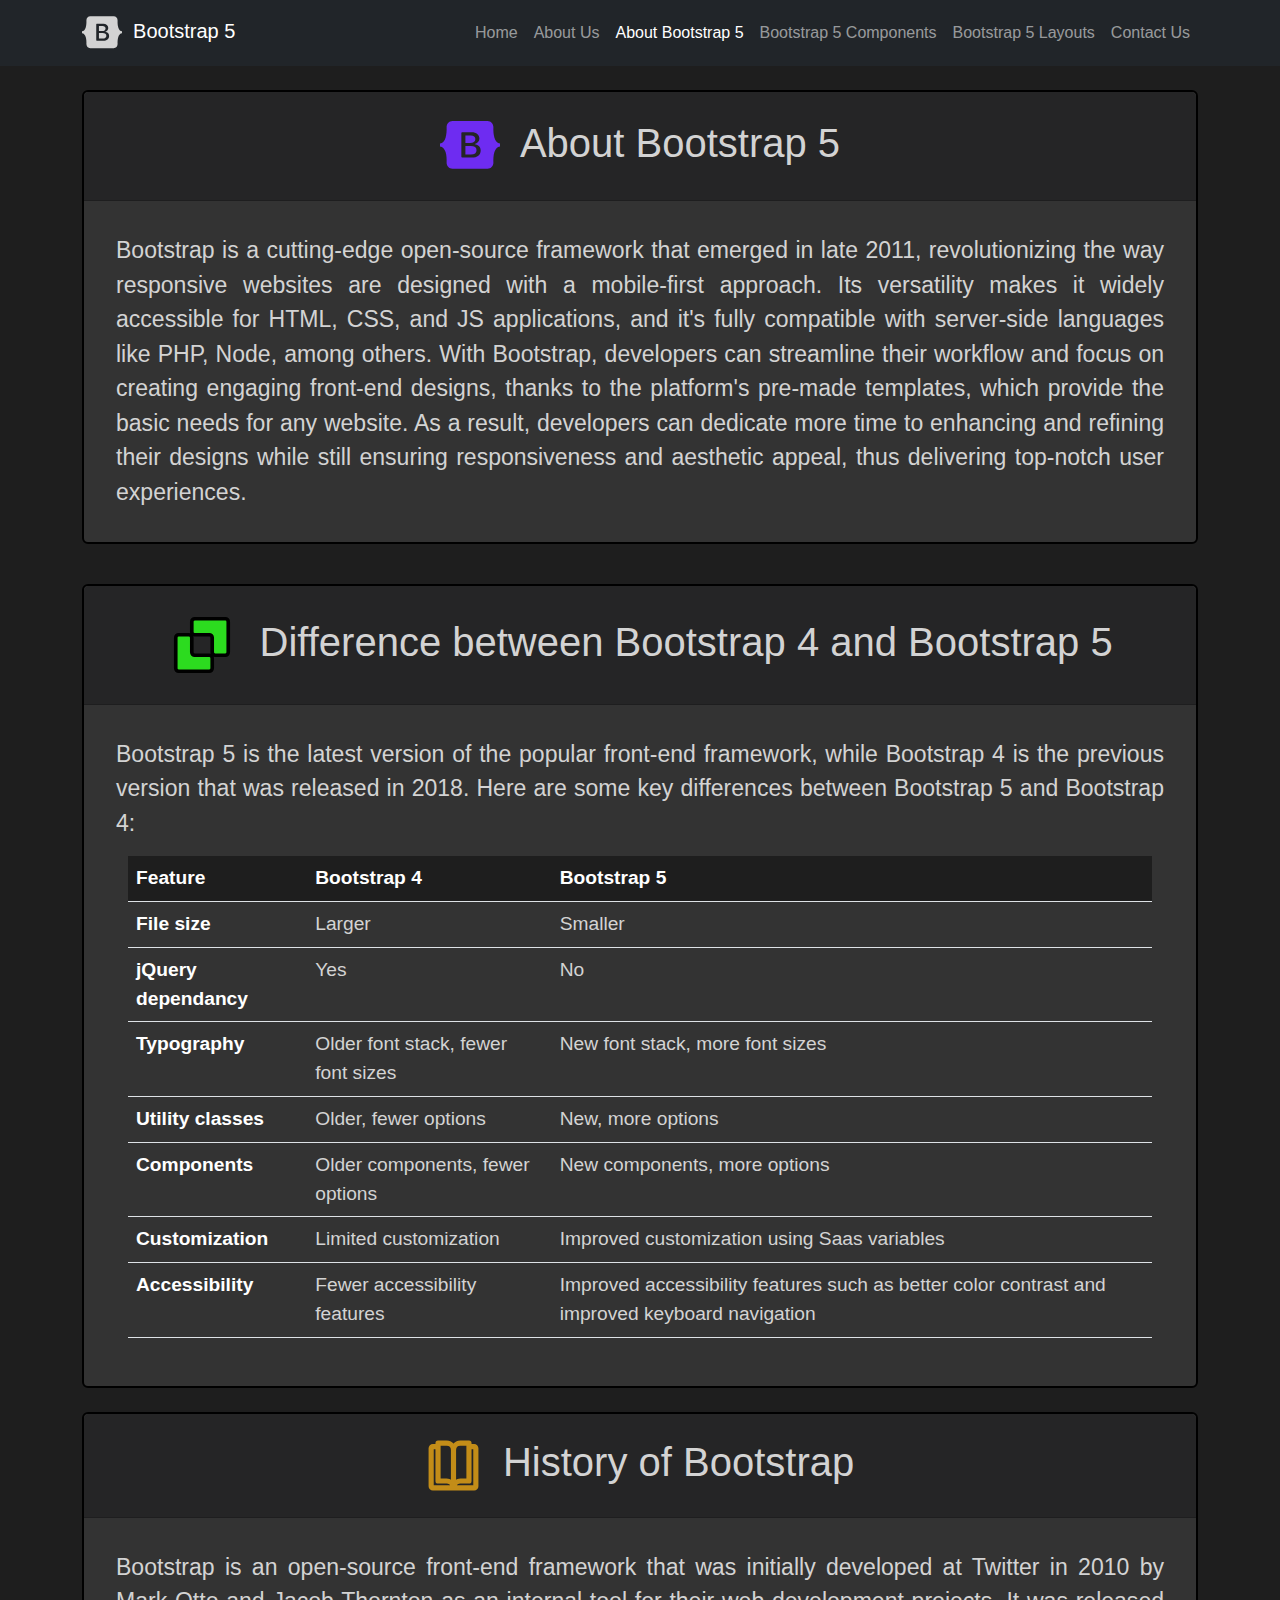
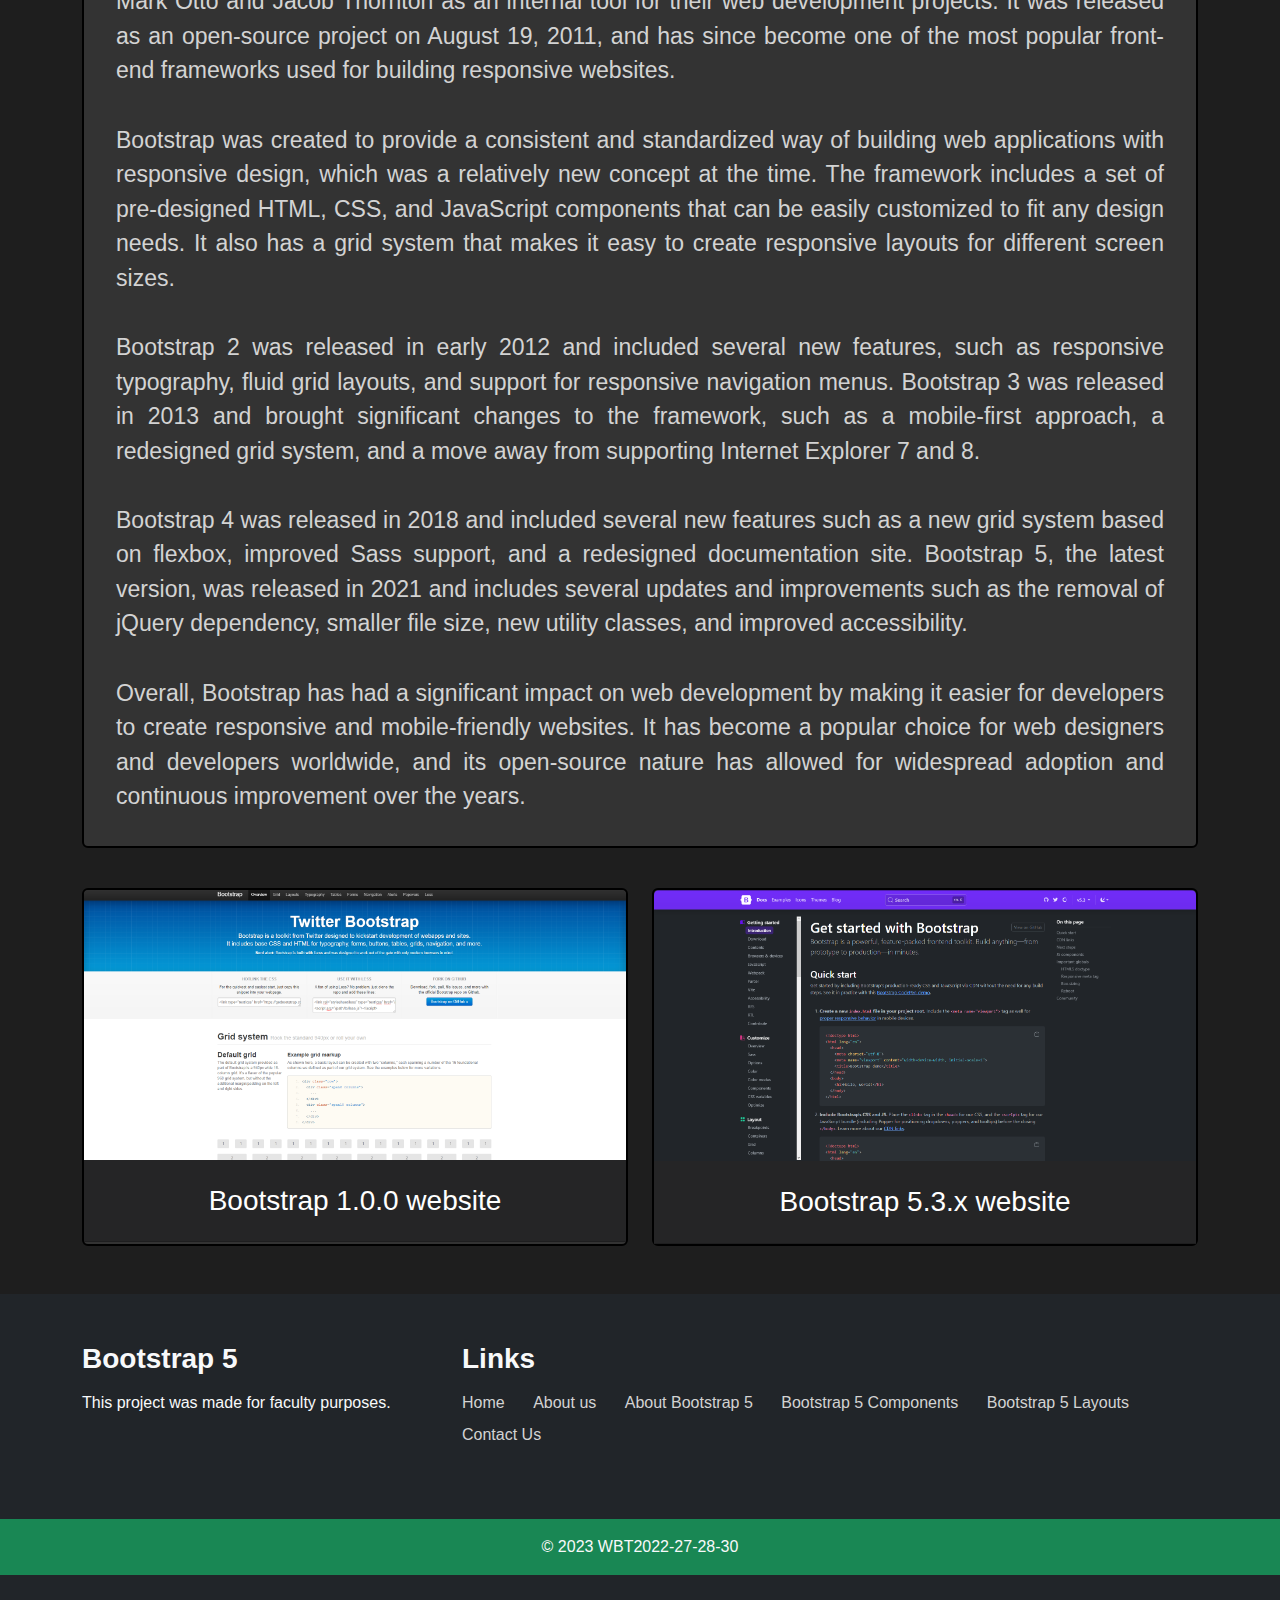
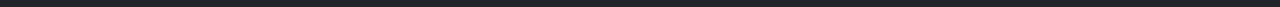
<file: about-bootstrap.html>
<!DOCTYPE html>
<html lang="en">
<head>
    <meta charset="UTF-8">
    <meta http-equiv="X-UA-Compatible" content="IE=edge">
    <meta name="viewport" content="width=device-width, initial-scale=1.0">
    <meta name="description" content="On this page, you can learn more about Bootstrap 5, it's differences from Bootstrap 4 and it's history.">
    <title>WBT2022-27-28-30 Bootstrap 5</title>
    <link rel="stylesheet" href="./css/bootstrap.css">
    <link rel="stylesheet" href="./css/main.css">
    <link rel="stylesheet" href="./css/footer.css">
    <link rel="stylesheet" href="./css/external.css">
</head>
<body class="d-flex flex-column min-vh-100">
    
  <!--NAVBAR-->
  
    <header class="sticky-top">
        <nav class="navbar navbar-expand-lg bg-dark navbar-dark">
            <div class="container">
              <a class="navbar-brand" href="#">
                <svg width="40px" height="40px" viewBox="0 0 24 24" fill="none" xmlns="http://www.w3.org/2000/svg">
                  <path fill-rule="evenodd" clip-rule="evenodd" d="M4.98488 2C3.61546 2 2.60217 3.19858 2.64753 4.49844C2.69105 5.74725 2.63451 7.36461 2.22732 8.68359C1.81892 10.0064 1.1282 10.8444 0 10.952V12.1666C1.1282 12.2742 1.81892 13.1122 2.22732 14.4351C2.63451 15.754 2.69105 17.3714 2.64753 18.6202C2.60217 19.9199 3.61546 21.1186 4.98508 21.1186H19.0169C20.3864 21.1186 21.3995 19.9201 21.3541 18.6202C21.3106 17.3714 21.3671 15.754 21.7743 14.4351C22.1829 13.1122 22.8718 12.2742 24 12.1666V10.952C22.8718 10.8444 22.1829 10.0064 21.7743 8.68359C21.3671 7.36481 21.3106 5.74725 21.3541 4.49844C21.3995 3.19878 20.3864 2 19.0169 2H4.98468H4.98488ZM16.2712 13.7687C16.2712 15.5586 14.9361 16.6441 12.7206 16.6441H8.94915C8.84127 16.6441 8.7378 16.6012 8.66152 16.5249C8.58523 16.4486 8.54237 16.3452 8.54237 16.2373V6.88136C8.54237 6.77347 8.58523 6.67001 8.66152 6.59372C8.7378 6.51743 8.84127 6.47458 8.94915 6.47458H12.6991C14.5464 6.47458 15.7588 7.47525 15.7588 9.01166C15.7588 10.09 14.9433 11.0555 13.9041 11.2245V11.2809C15.3187 11.4361 16.2712 12.4156 16.2712 13.7687ZM12.3094 7.76407H10.1589V10.8015H11.9701C13.3702 10.8015 14.1423 10.2377 14.1423 9.2299C14.1423 8.28556 13.4784 7.76407 12.3094 7.76407ZM10.1589 12.0068V15.3542H12.3885C13.8462 15.3542 14.6184 14.7692 14.6184 13.6699C14.6184 12.5704 13.8246 12.0066 12.2947 12.0066H10.1589V12.0068Z" fill="#d3d3d3"/>
                </svg>&nbsp;&nbsp;Bootstrap 5</a>
              <button class="navbar-toggler" type="button" data-bs-toggle="collapse" data-bs-target="#navbarSupportedContent" aria-controls="navbarSupportedContent" aria-expanded="false" aria-label="Toggle navigation">
                <span class="navbar-toggler-icon"></span>
              </button>
              <div class="collapse navbar-collapse" id="navbarSupportedContent">
                <ul class="navbar-nav ms-auto mb-2 mb-lg-0">
                  <li class="nav-item">
                    <a class="nav-link" aria-current="page" href="./index.html">Home</a>
                  </li>
                  <li class="nav-item">
                    <a class="nav-link" href="./about-us.html">About Us</a>
                  </li>
                  <li class="nav-item">
                    <a class="nav-link active" href="./about-bootstrap.html">About Bootstrap 5</a>
                  </li>
                  <li class="nav-item">
                    <a class="nav-link" href="./bootstrap-components.html">Bootstrap 5 Components</a>
                  </li>
                  <li class="nav-item">
                    <a class="nav-link" href="./bootstrap-layouts.html">Bootstrap 5 Layouts</a>
                  </li>
                  <li class="nav-item">
                    <a class="nav-link" href="./contact.html">Contact Us</a>
                  </li>
                </ul>
              </div>
            </div>
        </nav>
    </header>

    <main>

       <!--ABOUT BOOTSTRAP-->
        <div class="container pb-4 pt-2 mb-3 mt-3"> 
            <div class="card">
                <div class="card-header">
                    <h1 class="text-center m-3" style="color: lightgray">
                        <svg width="60px" height="60px" viewBox="0 0 24 24" fill="none" xmlns="http://www.w3.org/2000/svg">
                            <path fill-rule="evenodd" clip-rule="evenodd" d="M4.98488 2C3.61546 2 2.60217 3.19858 2.64753 4.49844C2.69105 5.74725 2.63451 7.36461 2.22732 8.68359C1.81892 10.0064 1.1282 10.8444 0 10.952V12.1666C1.1282 12.2742 1.81892 13.1122 2.22732 14.4351C2.63451 15.754 2.69105 17.3714 2.64753 18.6202C2.60217 19.9199 3.61546 21.1186 4.98508 21.1186H19.0169C20.3864 21.1186 21.3995 19.9201 21.3541 18.6202C21.3106 17.3714 21.3671 15.754 21.7743 14.4351C22.1829 13.1122 22.8718 12.2742 24 12.1666V10.952C22.8718 10.8444 22.1829 10.0064 21.7743 8.68359C21.3671 7.36481 21.3106 5.74725 21.3541 4.49844C21.3995 3.19878 20.3864 2 19.0169 2H4.98468H4.98488ZM16.2712 13.7687C16.2712 15.5586 14.9361 16.6441 12.7206 16.6441H8.94915C8.84127 16.6441 8.7378 16.6012 8.66152 16.5249C8.58523 16.4486 8.54237 16.3452 8.54237 16.2373V6.88136C8.54237 6.77347 8.58523 6.67001 8.66152 6.59372C8.7378 6.51743 8.84127 6.47458 8.94915 6.47458H12.6991C14.5464 6.47458 15.7588 7.47525 15.7588 9.01166C15.7588 10.09 14.9433 11.0555 13.9041 11.2245V11.2809C15.3187 11.4361 16.2712 12.4156 16.2712 13.7687ZM12.3094 7.76407H10.1589V10.8015H11.9701C13.3702 10.8015 14.1423 10.2377 14.1423 9.2299C14.1423 8.28556 13.4784 7.76407 12.3094 7.76407ZM10.1589 12.0068V15.3542H12.3885C13.8462 15.3542 14.6184 14.7692 14.6184 13.6699C14.6184 12.5704 13.8246 12.0066 12.2947 12.0066H10.1589V12.0068Z" fill="#6E2CF1"/>
                          </svg>&nbsp;
                        About Bootstrap 5</h1>
                </div>
                <div class="card-body m-3">
                    <p class="card-text" style="font-size:1.2em;">
                        Bootstrap is a cutting-edge open-source framework that emerged in late 2011,
                        revolutionizing the way responsive websites are designed with a mobile-first
                        approach. Its versatility makes it widely accessible for HTML, CSS, and JS
                        applications, and it's fully compatible with server-side languages like PHP,
                        Node, among others. With Bootstrap, developers can streamline their workflow
                        and focus on creating engaging front-end designs, thanks to the platform's
                        pre-made templates, which provide the basic needs for any website. As a result,
                        developers can dedicate more time to enhancing and refining their designs while
                        still ensuring responsiveness and aesthetic appeal, thus delivering top-notch user experiences.
                    </p>
                </div>
            </div>
        </div>

        <!-- Difference between Bootstrap 4 and Bootstrap 5-->
        <div class="container"> 
                <div class="col-12">
                    <div class="card">
                        <div class="card-header">
                            <h1 class="text-center m-3" style="color: lightgray">
                                <svg width="70px" height="70px" viewBox="0 0 48 48" fill="none" xmlns="http://www.w3.org/2000/svg%22%3E<g id="SVGRepo_bgCarrier" stroke-width="0"></g><g id="SVGRepo_tracerCarrier" stroke-linecap="round" stroke-linejoin="round"></g><g id="SVGRepo_iconCarrier"> <path d="M6 40V19C6 17.8954 6.89543 17 8 17H15C16.1046 17 17 17.8954 17 19V29C17 30.1046 17.8954 31 19 31H29C30.1046 31 31 31.8954 31 33V40C31 41.1046 30.1046 42 29 42H8C6.89543 42 6 41.1046 6 40Z" fill="#2cdb1f" stroke="#000000" stroke-width="2.496" stroke-linecap="round" stroke-linejoin="round"></path> <path d="M42 8V29C42 30.1046 41.1046 31 40 31H33C31.8954 31 31 30.1046 31 29V19C31 17.8954 30.1046 17 29 17H19C17.8954 17 17 16.1046 17 15V8C17 6.89543 17.8954 6 19 6H40C41.1046 6 42 6.89543 42 8Z" fill="#2cdb1f" stroke="#000000" stroke-width="2.496" stroke-linecap="round" stroke-linejoin="round"></path> </g>
                            </svg>&nbsp;
                            Difference between Bootstrap 4 and Bootstrap 5</h1>
                        </div>
                        <div class="card-body m-3">
                            <p class="card-text" style="font-size:1.2em;">
                                Bootstrap 5 is the latest version of the popular front-end framework, while Bootstrap 4 
                                is the previous version that was released in 2018. Here are some key differences between 
                                Bootstrap 5 and Bootstrap 4:
                            </p>
                            <div class="container">
                                <table class="table">
                                    <thead>
                                      <tr class="text-light">
                                        <th scope="col">Feature</th>
                                        <th scope="col">Bootstrap 4</th>
                                        <th scope="col">Bootstrap 5</th>
                                      </tr>
                                    </thead>
                                    <tbody>
                                      <tr class="text-light">
                                        <th>File size</th>
                                        <td>Larger</td>
                                        <td>Smaller</td>
                                      </tr>
                                      <tr class="text-light">
                                        <th>jQuery dependancy</th>
                                        <td>Yes</td>
                                        <td>No</td>
                                      </tr>
                                      <tr class="text-light">
                                        <th>Typography</th>
                                        <td>Older font stack, fewer font sizes</td>
                                        <td>New font stack, more font sizes</td>
                                      </tr>
                                      <tr class="text-light">
                                        <th>Utility classes</th>
                                        <td>Older, fewer options</td>
                                        <td>New, more options</td>
                                      </tr>
                                      <tr class="text-light">
                                        <th>Components</th>
                                        <td>Older components, fewer options</td>
                                        <td>New components, more options</td>
                                      </tr>
                                      <tr class="text-light">
                                        <th>Customization</th>
                                        <td>Limited customization</td>
                                        <td>Improved customization using Saas variables</td>
                                      </tr>
                                      <tr class="text-light">
                                        <th>Accessibility</th>
                                        <td>Fewer accessibility features</td>
                                        <td>Improved accessibility features such as better color contrast and
                                            improved keyboard navigation</td>
                                      </tr>
                                    </tbody>
                                  </table>
                            </div>

                        </div>
                    </div>
                </div>
        </div>

        <!--History of Bootstrap-->
        <div class="container pb-4 pt-2 mb-3 mt-3"> 
            <div class="card">
                <div class="card-header">
                    <h1 class="text-center m-3" style="color: lightgray">
                        <svg width="55px" height="55px" viewBox="0 0 32 32" id="svg5" version="1.1" xmlns="http://www.w3.org/2000/svg" xmlns:svg="http://www.w3.org/2000/svg" fill="#c38d18" stroke="#c38d18"><g id="SVGRepo_bgCarrier" stroke-width="0"></g><g id="SVGRepo_tracerCarrier" stroke-linecap="round" stroke-linejoin="round"></g><g id="SVGRepo_iconCarrier"> <defs id="defs2"></defs> <g id="layer1" transform="translate(-156,-148)"> <path d="m 163,150.00586 a 1.0001,1.0001 0 0 0 -1,1 v 1 h -2 c -1.09273,0 -2,0.90727 -2,2 v 22 c 0,1.09273 0.90727,2 2,2 h 12 12 c 1.09273,0 2,-0.90727 2,-2 v -22 c 0,-1.09273 -0.90727,-2 -2,-2 h -2 v -1 a 1.0001,1.0001 0 0 0 -1,-1 h -5 c -1.63382,0 -3.08609,0.79779 -4,2.01953 -0.91391,-1.22174 -2.36618,-2.01953 -4,-2.01953 z m 1,2 h 4 c 1.6687,0 3,1.3313 3,3 v 18.10937 c -0.84542,-0.65402 -1.85499,-1.10937 -3,-1.10937 h -4 v -19 z m 12,0 h 4 v 1 19 h -4 c -1.14501,0 -2.15458,0.45535 -3,1.10937 v -18.10937 c 0,-1.6687 1.3313,-3 3,-3 z m -16,2 h 2 v 19 a 1.0001,1.0001 0 0 0 1,1 h 5 c 1.31666,0 2.41981,0.83058 2.82812,2 H 160 Z m 22,0 h 2 v 22 h -10.82812 c 0.40831,-1.16942 1.51146,-2 2.82812,-2 h 5 a 1.0001,1.0001 0 0 0 1,-1 z" id="path21118" style="color:#c38d18;fill:#c38d18;fill-rule:evenodd;stroke-linecap:round;stroke-linejoin:round;stroke-miterlimit:4.1;"></path> </g> </g>
                        </svg>&nbsp;
                       History of Bootstrap</h1>
                </div>
                <div class="card-body m-3">
                    <p class="card-text" style="font-size:1.2em;">
                        Bootstrap is an open-source front-end framework that was initially developed at Twitter in 2010 
                        by Mark Otto and Jacob Thornton as an internal tool for their web development projects. It was 
                        released as an open-source project on August 19, 2011, and has since become one of the most popular 
                        front-end frameworks used for building responsive websites.
                        <br><br>
                        Bootstrap was created to provide a consistent and standardized way of building web applications with 
                        responsive design, which was a relatively new concept at the time. The framework includes a set of pre-designed 
                        HTML, CSS, and JavaScript components that can be easily customized to fit any design needs. It also has a grid 
                        system that makes it easy to create responsive layouts for different screen sizes.
                        <br><br>
                        Bootstrap 2 was released in early 2012 and included several new features, such as responsive typography, 
                        fluid grid layouts, and support for responsive navigation menus. Bootstrap 3 was released in 2013 and brought 
                        significant changes to the framework, such as a mobile-first approach, a redesigned grid system, and a move away 
                        from supporting Internet Explorer 7 and 8.
                        <br><br>
                        Bootstrap 4 was released in 2018 and included several new features such as a new grid system based on flexbox, 
                        improved Sass support, and a redesigned documentation site. Bootstrap 5, the latest version, was released in 2021 
                        and includes several updates and improvements such as the removal of jQuery dependency, smaller file size, 
                        new utility classes, and improved accessibility.
                        <br><br>
                        Overall, Bootstrap has had a significant impact on web development by making it easier for developers to create 
                        responsive and mobile-friendly websites. It has become a popular choice for web designers and developers worldwide, 
                        and its open-source nature has allowed for widespread adoption and continuous improvement over the years.
                    </p>  
                </div>
            </div>
        </div>
        <div class="container">
            <div class="row">

                <div class="col-md-6 mb-5">
                    <div class="card h-100 cardHover">  
                        <img src="./img/sites/bootstrap1.png" class="card-img-top" alt="Bootstrap 1.0.0 website">
                        <div class="card-header">
                            <h3 class="card-title text-center my-3">Bootstrap 1.0.0 website</h3>
                        </div>
                    </div>
                </div>

                <div class="col-md-6 mb-5">
                    <div class="card h-100 cardHover">
                        <img src="./img/sites/bootstrap5.png" class="card-img-top" alt="Bootstrap 5.3.x website">
                        <div class="card-header">
                            <h3 class="card-title text-center my-3">Bootstrap 5.3.x website</h3>
                        </div>
                    </div>
                </div>

            </div>
        </div>
    </main>

    <!-- FOOTER -->
    <footer class="bg-dark text-light mt-auto">
      <div class="container py-5">
        <div class="row">
          <div class="col-md-4 mb-4">
            <h3 class="mb-3"><b>Bootstrap 5</b></h3>
            <p>
              This project was made for faculty purposes.
            </p>
          </div>
    
          <div class="col-md-8">
            <h3 class="mb-3"><b>Links</b></h3>
            <ul class="list-unstyled">
              <li class="mb-2"><a href="index.html" class="text-decoration-none">Home</a></li>
              <li class="mb-2"><a href="about-us.html" class="text-decoration-none">About us</a></li>
              <li class="mb-2"><a href="about-bootstrap.html" class="text-decoration-none">About Bootstrap 5</a></li>
              <li class="mb-2"><a href="bootstrap-components.html" class="text-decoration-none">Bootstrap 5 Components</a></li>
              <li class="mb-2"><a href="bootstrap-layouts.html" class="text-decoration-none">Bootstrap 5 Layouts</a></li>
              <li class="mb-2"><a href="contact.html" class="text-decoration-none">Contact Us</a></li>
            </ul>
          </div>
        </div>
      </div>
      <div class="bg-success text-center py-3">
        © 2023 WBT2022-27-28-30
      </div>
    </footer>
    
    <script src="js/bootstrap.bundle.js"></script>
</body>
</html>
</file>
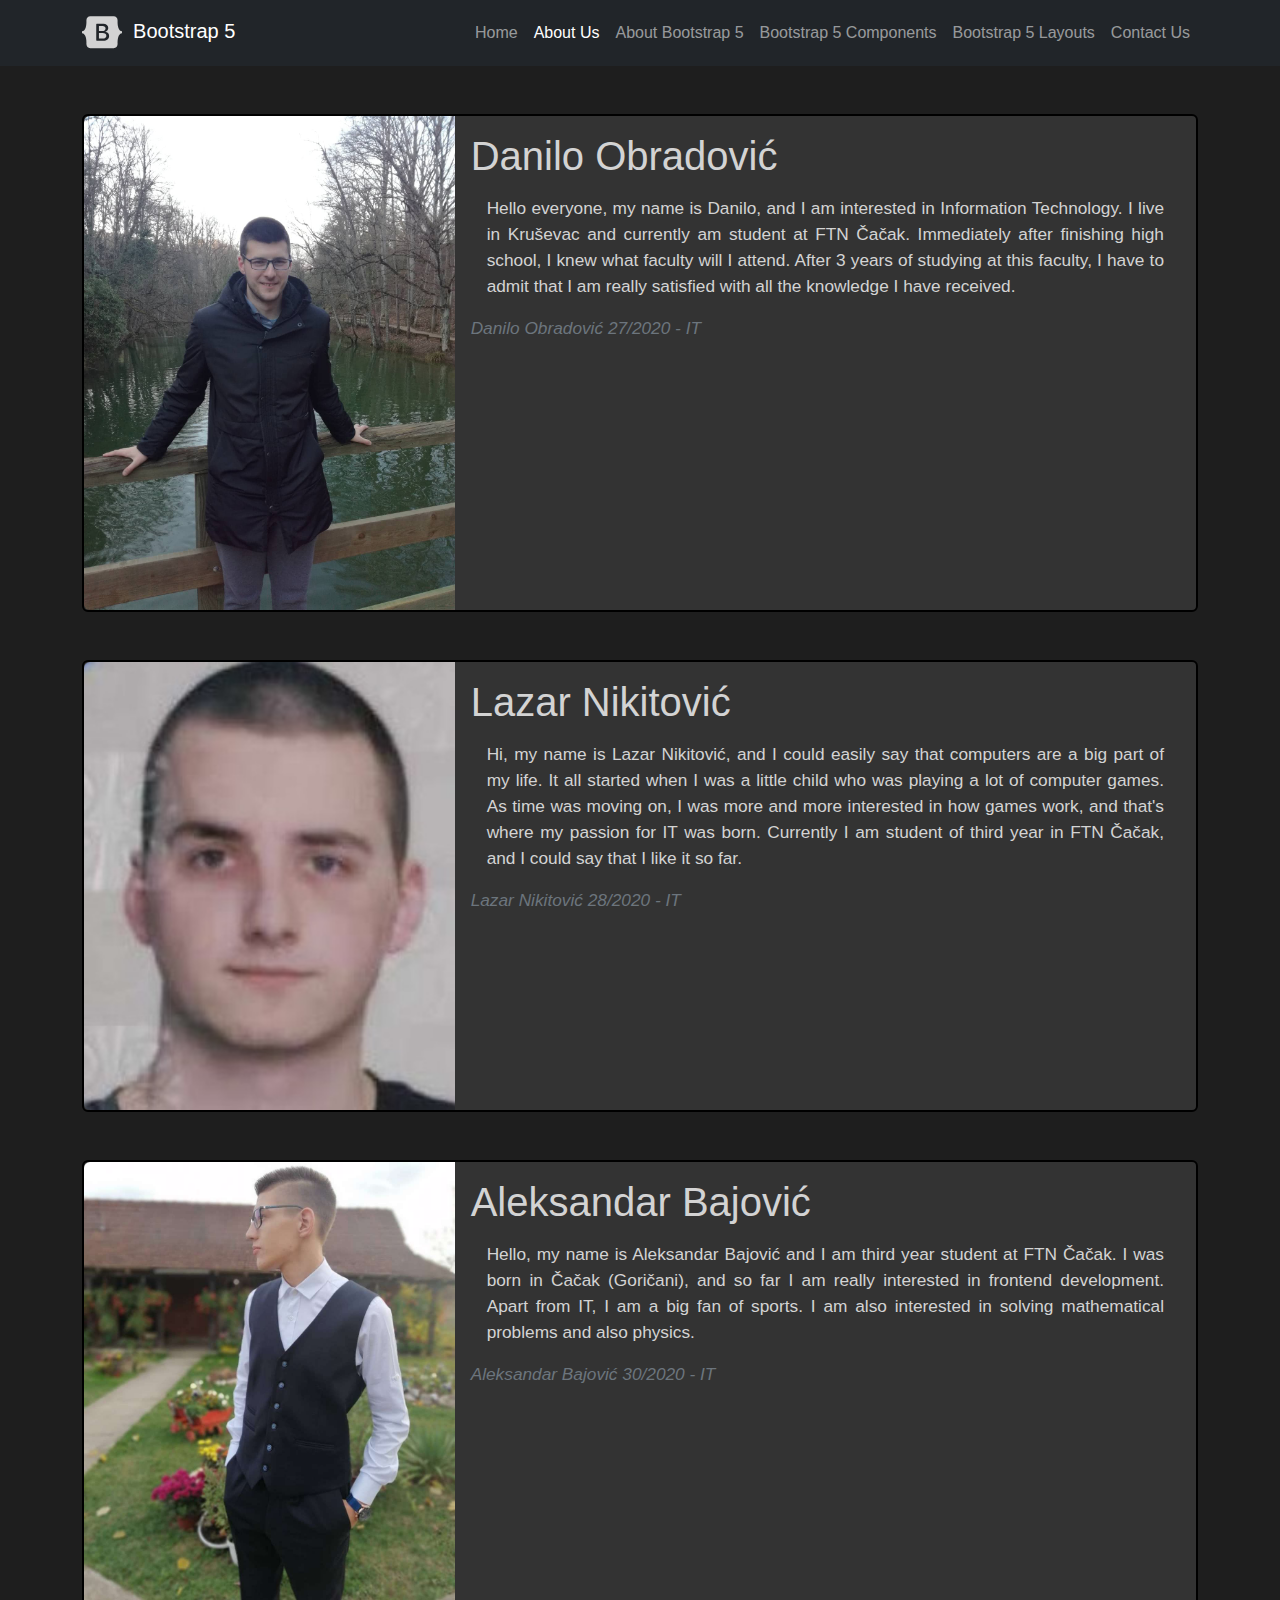
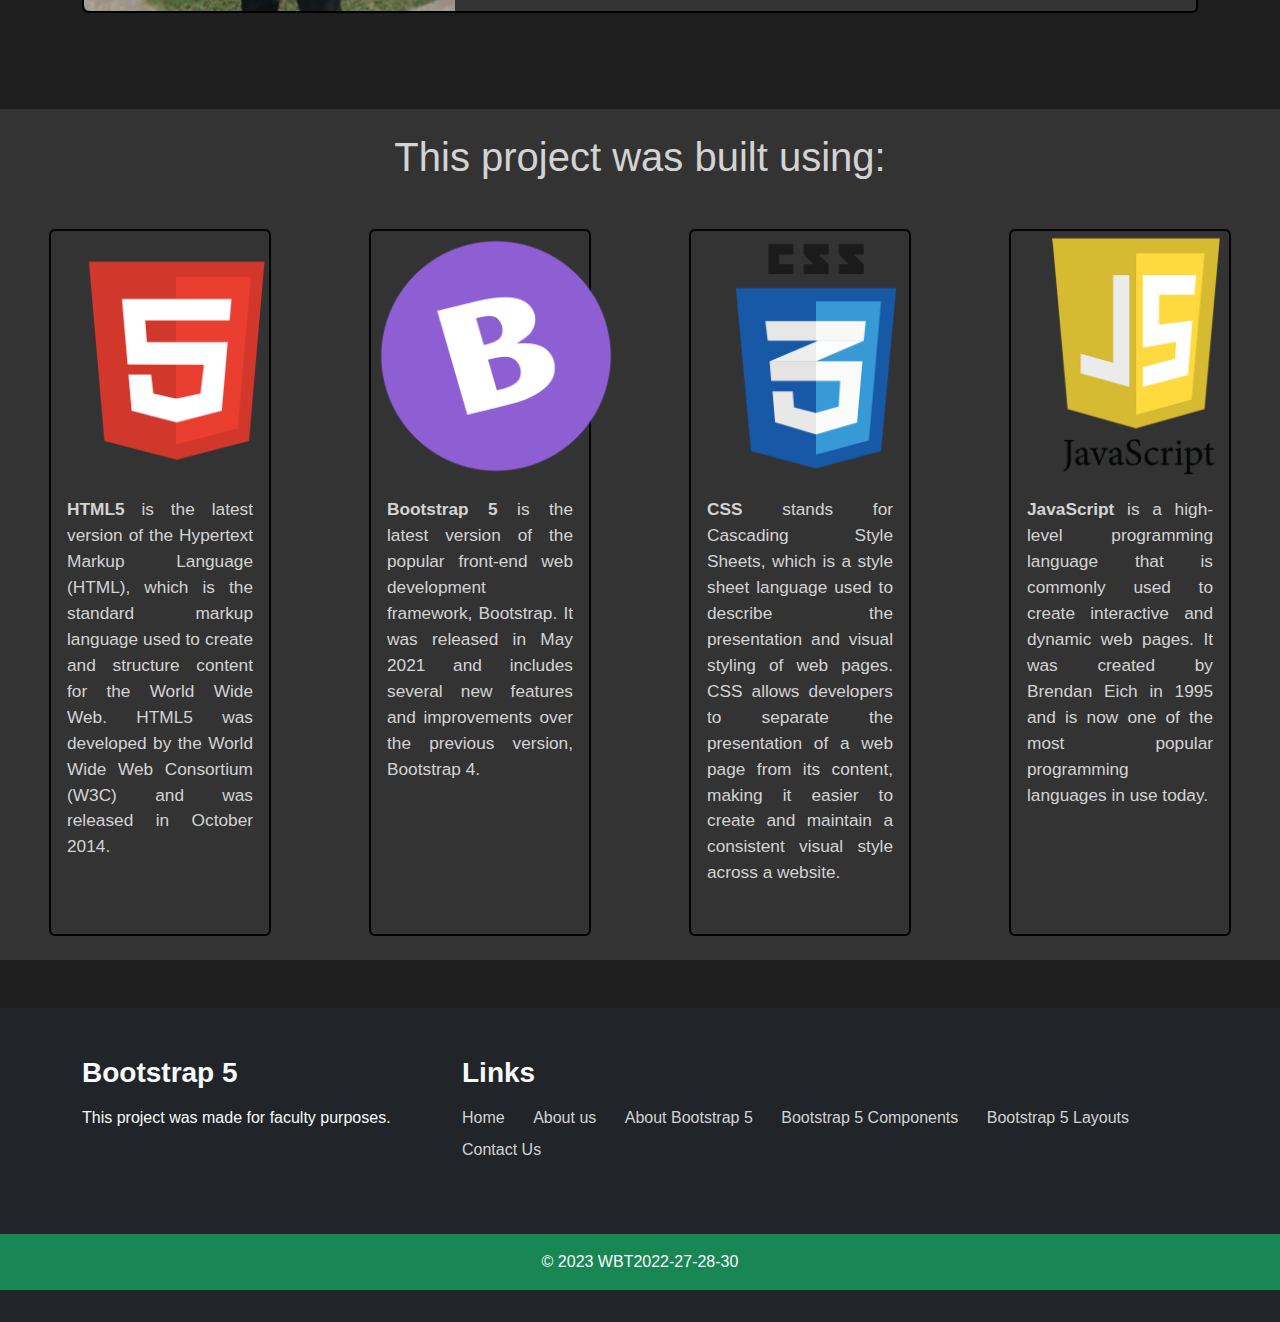
<file: about-us.html>
<!DOCTYPE html>
<html lang="en">
<head>
    <meta charset="UTF-8">
    <meta http-equiv="X-UA-Compatible" content="IE=edge">
    <meta name="viewport" content="width=device-width, initial-scale=1.0">
    <meta name="description" content="This page contains information about the authors of this website.">
    <title>WBT2022-27-28-30 Bootstrap 5</title>
    <link rel="stylesheet" href="./css/bootstrap.css">
    <link rel="stylesheet" href="./css/main.css">
    <link rel="stylesheet" href="./css/footer.css">
    <link rel="stylesheet" href="./css/external.css">
</head>
<body class="d-flex flex-column min-vh-100">
    
    <header class="sticky-top">
        <!--NAVBAR-->
        <nav class="navbar navbar-expand-lg bg-dark navbar-dark">
            <div class="container">
              <a class="navbar-brand" href="#">
                <svg width="40px" height="40px" viewBox="0 0 24 24" fill="none" xmlns="http://www.w3.org/2000/svg">
                  <path fill-rule="evenodd" clip-rule="evenodd" d="M4.98488 2C3.61546 2 2.60217 3.19858 2.64753 4.49844C2.69105 5.74725 2.63451 7.36461 2.22732 8.68359C1.81892 10.0064 1.1282 10.8444 0 10.952V12.1666C1.1282 12.2742 1.81892 13.1122 2.22732 14.4351C2.63451 15.754 2.69105 17.3714 2.64753 18.6202C2.60217 19.9199 3.61546 21.1186 4.98508 21.1186H19.0169C20.3864 21.1186 21.3995 19.9201 21.3541 18.6202C21.3106 17.3714 21.3671 15.754 21.7743 14.4351C22.1829 13.1122 22.8718 12.2742 24 12.1666V10.952C22.8718 10.8444 22.1829 10.0064 21.7743 8.68359C21.3671 7.36481 21.3106 5.74725 21.3541 4.49844C21.3995 3.19878 20.3864 2 19.0169 2H4.98468H4.98488ZM16.2712 13.7687C16.2712 15.5586 14.9361 16.6441 12.7206 16.6441H8.94915C8.84127 16.6441 8.7378 16.6012 8.66152 16.5249C8.58523 16.4486 8.54237 16.3452 8.54237 16.2373V6.88136C8.54237 6.77347 8.58523 6.67001 8.66152 6.59372C8.7378 6.51743 8.84127 6.47458 8.94915 6.47458H12.6991C14.5464 6.47458 15.7588 7.47525 15.7588 9.01166C15.7588 10.09 14.9433 11.0555 13.9041 11.2245V11.2809C15.3187 11.4361 16.2712 12.4156 16.2712 13.7687ZM12.3094 7.76407H10.1589V10.8015H11.9701C13.3702 10.8015 14.1423 10.2377 14.1423 9.2299C14.1423 8.28556 13.4784 7.76407 12.3094 7.76407ZM10.1589 12.0068V15.3542H12.3885C13.8462 15.3542 14.6184 14.7692 14.6184 13.6699C14.6184 12.5704 13.8246 12.0066 12.2947 12.0066H10.1589V12.0068Z" fill="#d3d3d3"/>
                </svg>&nbsp;&nbsp;Bootstrap 5</a>
              <button class="navbar-toggler" type="button" data-bs-toggle="collapse" data-bs-target="#navbarSupportedContent" aria-controls="navbarSupportedContent" aria-expanded="false" aria-label="Toggle navigation">
                <span class="navbar-toggler-icon"></span>
              </button>
              <div class="collapse navbar-collapse" id="navbarSupportedContent">
                <ul class="navbar-nav ms-auto mb-2 mb-lg-0">
                  <li class="nav-item">
                    <a class="nav-link" aria-current="page" href="./index.html">Home</a>
                  </li>
                  <li class="nav-item">
                    <a class="nav-link  active" href="./about-us.html">About Us</a>
                  </li>
                  <li class="nav-item">
                    <a class="nav-link" href="./about-bootstrap.html">About Bootstrap 5</a>
                  </li>
                  <li class="nav-item">
                    <a class="nav-link" href="./bootstrap-components.html">Bootstrap 5 Components</a>
                  </li>
                  <li class="nav-item">
                    <a class="nav-link" href="./bootstrap-layouts.html">Bootstrap 5 Layouts</a>
                  </li>
                  <li class="nav-item">
                    <a class="nav-link" href="./contact.html">Contact Us</a>
                  </li>
                </ul>
              </div>
            </div>
        </nav>
    </header>

    <main>
        <!--CARDS-->
        <div class="container">
            <div class="row my-5">
                <div class="col-12 mb-5">
                    <div class="card h-100">
                        <div class="row g-0">
                          <div class="col-md-4">
                            <img src="./img/p1.jpg" class="img-fluid rounded-start h-100" alt="Danilo Obradović">
                          </div>
                          <div class="col-md-8">
                            <div class="card-body">
                              <h1 class="card-title">Danilo Obradović</h1>
                              <p class="card-text px-3 mt-3">Hello everyone, my name is Danilo, and I am interested in Information Technology. I live in Kruševac and 
                                currently am student at FTN Čačak. Immediately after finishing high school, I knew what faculty will I attend. After 3 years of 
                                studying at this faculty, I have to admit that I am really satisfied with all the knowledge I have received.
                              </p>
                              <p class="card-text text-muted fst-italic">Danilo Obradović 27/2020 - IT</p>
                            </div>
                          </div>
                        </div>
                    </div>
                </div>
                <div class="col-12 mb-5">
                    <div class="card h-100">
                        <div class="row g-0">
                          <div class="col-md-4">
                            <img src="./img/p2.jpg" class="img-fluid rounded-start h-100 w-100" alt="Lazar Nikitović">
                          </div>
                          <div class="col-md-8">
                            <div class="card-body">
                              <h1 class="card-title">Lazar Nikitović</h1>
                              <p class="card-text px-3 mt-3">
                                Hi, my name is Lazar Nikitović, and I could easily say that computers are a big part of my life.
                                It all started when I was a little child who was playing a lot of computer games. As time was moving on, I was more
                                and more interested in how games work, and that's where my passion for IT was born. Currently I am student of third year in 
                                FTN Čačak, and I could say that I like it so far.
                              </p>
                              <p class="card-text text-muted fst-italic">Lazar Nikitović 28/2020 - IT</p>
                            </div>
                          </div>
                        </div>
                    </div>
                </div>
                <div class="col-12 mb-5">
                    <div class="card h-100">
                        <div class="row g-0">
                          <div class="col-md-4">
                            <img src="./img/p3.jpg" class="img-fluid rounded-start h-100" alt="Aleksandar Bajović">
                          </div>
                          <div class="col-md-8">
                            <div class="card-body">
                              <h1 class="card-title">Aleksandar Bajović</h1>
                              <p class="card-text px-3 mt-3">
                                Hello, my name is Aleksandar Bajović and I am third year student at FTN Čačak. I was born in Čačak (Goričani), 
                                and so far I am really interested in frontend development. Apart from IT, I am a big fan of sports. I am also interested 
                                in solving mathematical problems and also physics.  
                              </p>
                              <p class="card-text text-muted fst-italic">Aleksandar Bajović 30/2020 - IT</p>
                            </div>
                          </div>
                        </div>
                    </div>
                </div>
            </div>
        </div>
    
        <!--TOOLS-->
        <div class="container-fluid componentExample pb-4 pt-2 mb-5">
            <h1 class="h1 my-3 text-center" style="color: lightgray">This project was built using:</h1>
            <div class="row">
                <div class="col-12 col-lg-3 col-md-6 my-3">
                    <div class="card my-3 h-100 w-75 mx-auto cardHover">
                        <img src="./img/html5.ico" class="card-img-top mx-auto" style="width: 250px;height: 250px;" alt="html5">
                        <div class="card-body">
                            <p class="card-text">
                                <b>HTML5</b> is the latest version of the Hypertext Markup Language (HTML), which is the standard markup language used to 
                                create and structure content for the World Wide Web. HTML5 was developed by the World Wide Web Consortium (W3C) and was released in October 2014. 
                            </p>
                        </div>
                    </div>
                </div>
                <div class="col-12 col-lg-3 col-md-6 my-3">
                    <div class="card my-3 h-100 w-75 mx-auto cardHover">
                        <img src="./img/bootstrap.png" class="card-img-top mx-auto" style="width: 250px;height: 250px;" alt="bootstrap">
                        <div class="card-body">
                            <p class="card-text">
                                <b>Bootstrap 5</b> is the latest version of the popular front-end web development framework, Bootstrap. It was released in May 2021 and includes several new
                                features and improvements over the previous version, Bootstrap 4.
                            </p>
                        </div>
                    </div>
                </div>
                <div class="col-12 col-lg-3 col-md-6 my-3">
                    <div class="card my-3 h-100 w-75 mx-auto cardHover">
                        <img src="./img/css.png" class="card-img-top mx-auto" style="width: 250px;height: 250px;" alt="css">
                        <div class="card-body">
                            <p class="card-text">
                                <b>CSS</b> stands for Cascading Style Sheets, which is a style sheet language used to describe the presentation and visual styling of web pages. CSS allows developers 
                                to separate the presentation of a web page from its content, making it easier to create and maintain a consistent visual style across a website.
                            </p>
                        </div>
                    </div>
                </div>
                <div class="col-12 col-lg-3 col-md-6 my-3">
                    <div class="card my-3 h-100 w-75 mx-auto cardHover">
                        <img src="./img/js.png" class="card-img-top mx-auto" style="width: 250px;height: 250px;" alt="js">
                        <div class="card-body">
                            <p class="card-text">
                                <b>JavaScript</b> is a high-level programming language that is commonly used to create interactive and dynamic web pages. It was created by Brendan Eich in 1995 and is now one 
                                of the most popular programming languages in use today.
                            </p>
                        </div>
                    </div>
                </div>
            </div>
        </div>


    </main>

    <!-- FOOTER -->

    <footer class="bg-dark text-light mt-auto">
      <div class="container py-5">
        <div class="row">
          <div class="col-md-4 mb-4">
            <h3 class="mb-3"><b>Bootstrap 5</b></h3>
            <p>
              This project was made for faculty purposes.
            </p>
          </div>
    
          <div class="col-md-8">
            <h3 class="mb-3"><b>Links</b></h3>
            <ul class="list-unstyled">
              <li class="mb-2"><a href="index.html" class="text-decoration-none">Home</a></li>
              <li class="mb-2"><a href="about-us.html" class="text-decoration-none">About us</a></li>
              <li class="mb-2"><a href="about-bootstrap.html" class="text-decoration-none">About Bootstrap 5</a></li>
              <li class="mb-2"><a href="bootstrap-components.html" class="text-decoration-none">Bootstrap 5 Components</a></li>
              <li class="mb-2"><a href="bootstrap-layouts.html" class="text-decoration-none">Bootstrap 5 Layouts</a></li>
              <li class="mb-2"><a href="contact.html" class="text-decoration-none">Contact Us</a></li>
            </ul>
          </div>
        </div>
      </div>
      <div class="bg-success text-center py-3">
        © 2023 WBT2022-27-28-30
      </div>
    </footer>
    
    <script src="js/bootstrap.bundle.js"></script>
</body>
</html>
</file>
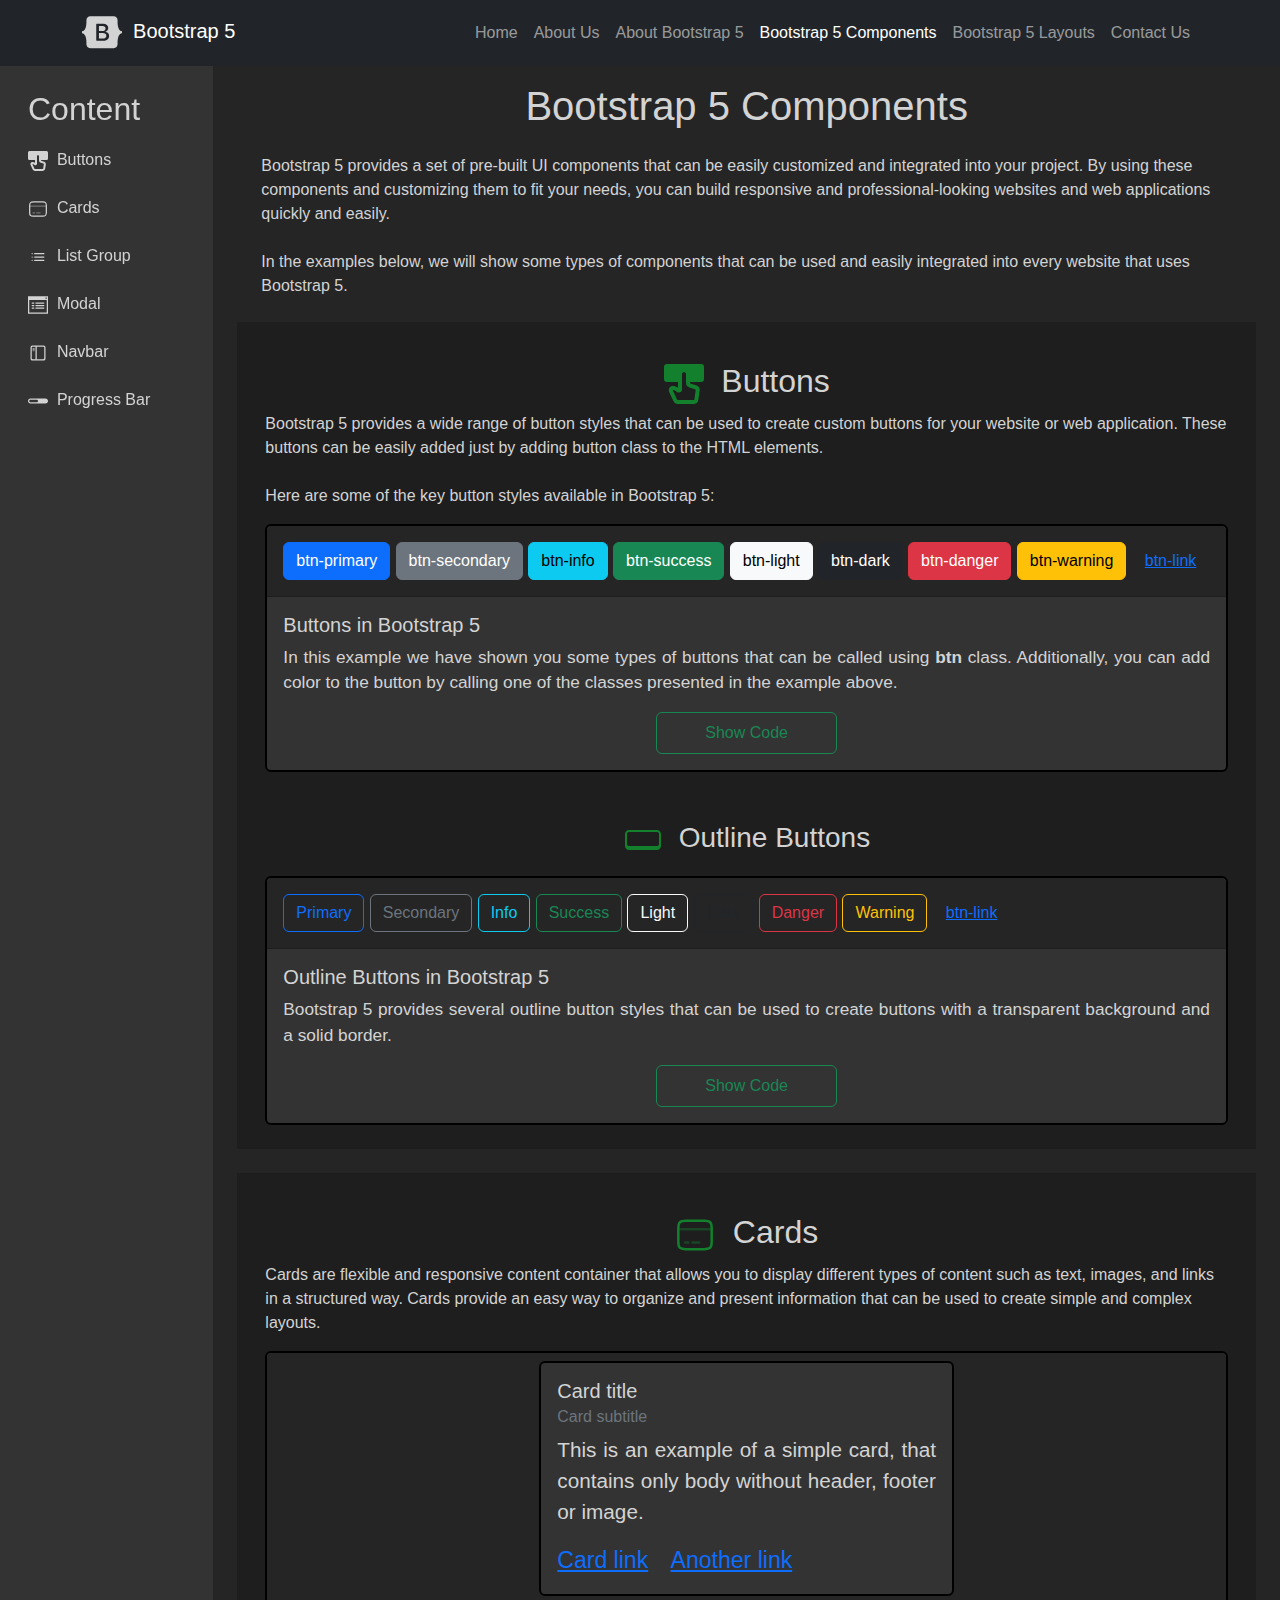
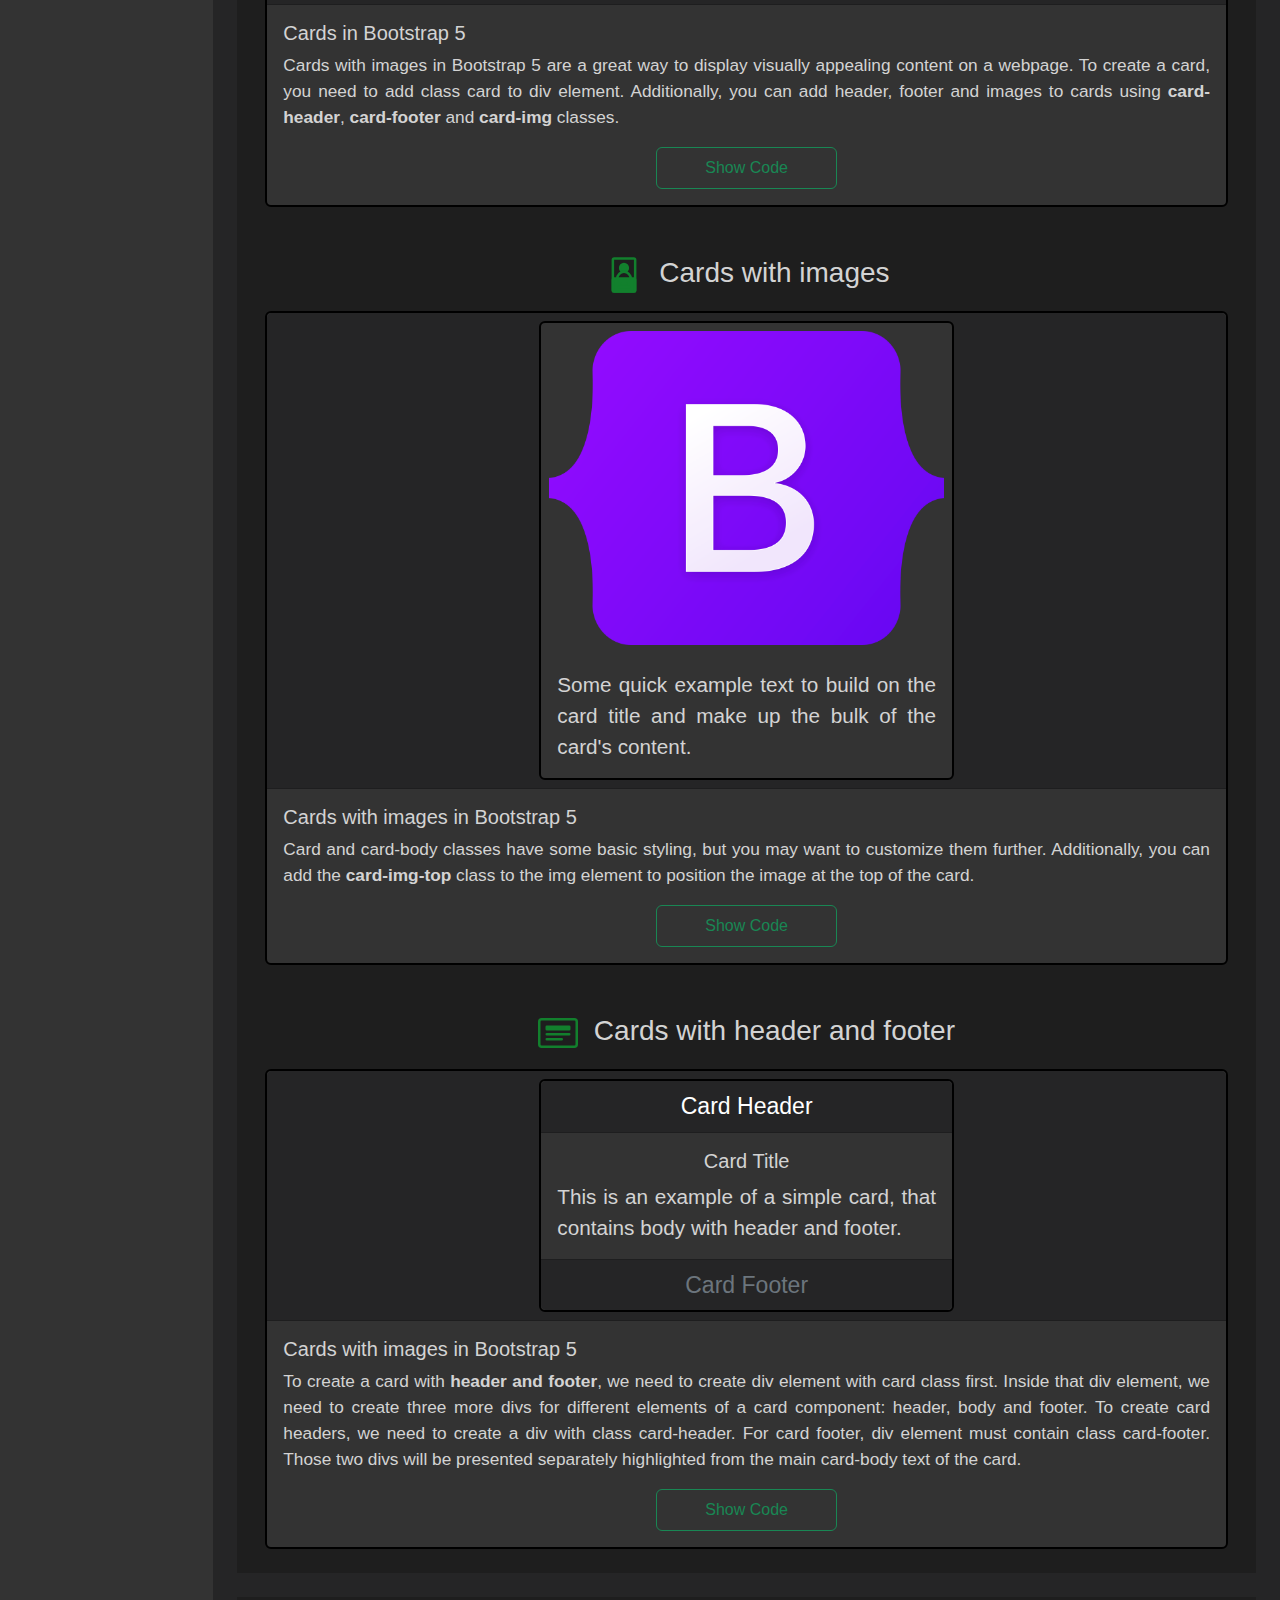
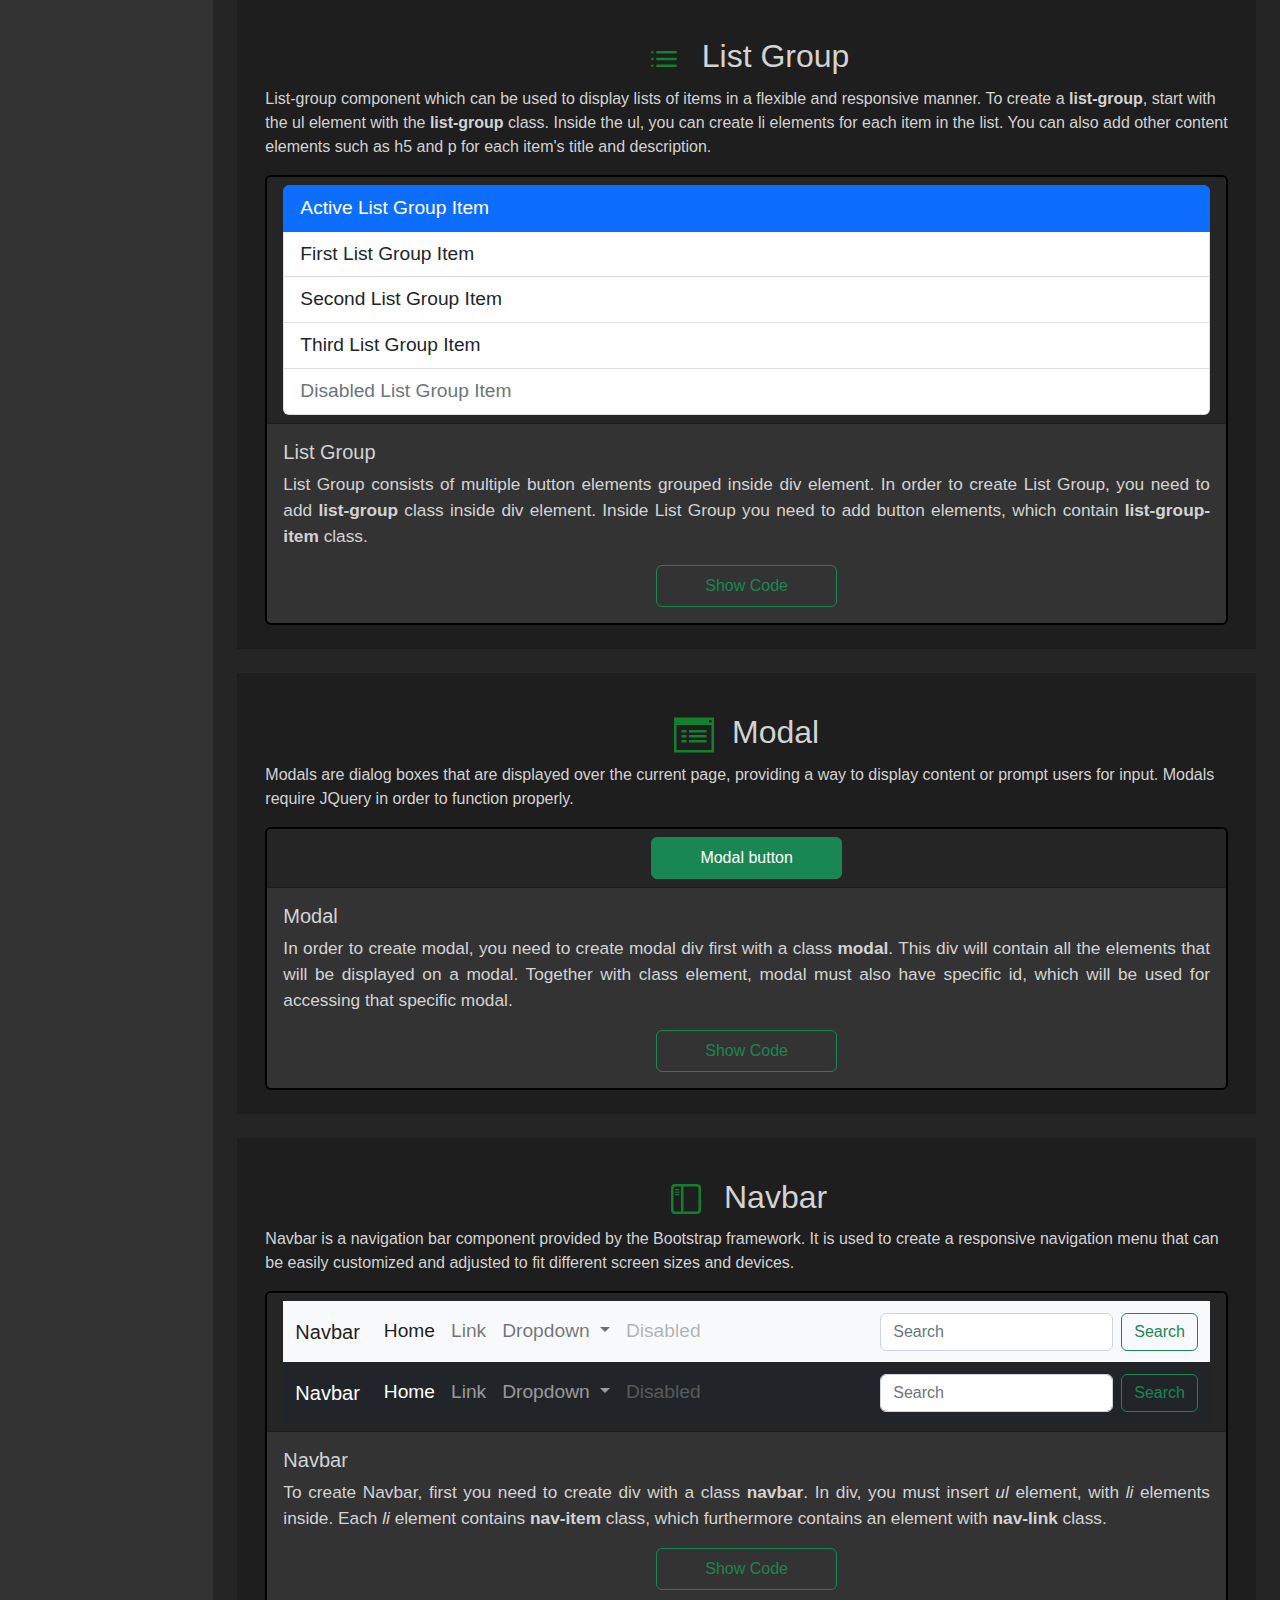
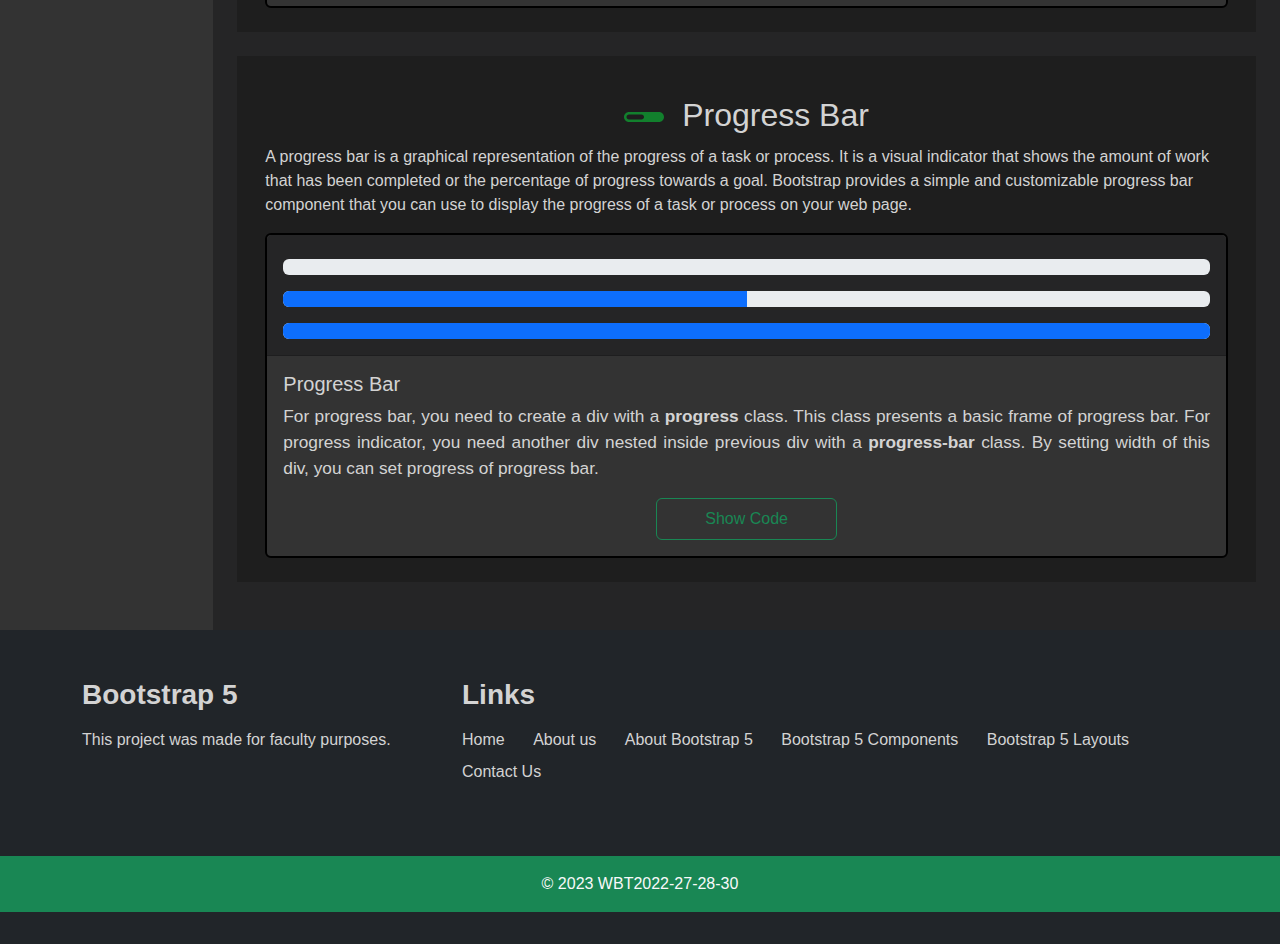
<file: bootstrap-components.html>
<!DOCTYPE html>
<html lang="en">
<head>
    <meta charset="UTF-8">
    <meta http-equiv="X-UA-Compatible" content="IE=edge">
    <meta name="viewport" content="width=device-width, initial-scale=1.0">
    <meta name="description" content="This page shows examples of Bootstrap 5 components, along with their code, that can be easily used and adapted
    to your personal website.">
    <title>WBT2022-27-28-30 Bootstrap 5</title>
    <link rel="stylesheet" href="./css/bootstrap.css">
    <link rel="stylesheet" href="./css/bootstrap-components.css">
    <link rel="stylesheet" href="./css/footer.css">
    <link rel="stylesheet" href="./css/external.css">
</head>
<body class="d-flex flex-column min-vh-100">
    
  <!--NAVBAR-->
    <header class="sticky-top">
        <nav class="navbar navbar-expand-lg bg-dark navbar-dark">
            <div class="container">
              <a class="navbar-brand" href="#">
                <svg width="40px" height="40px" viewBox="0 0 24 24" fill="none" xmlns="http://www.w3.org/2000/svg">
                  <path fill-rule="evenodd" clip-rule="evenodd" d="M4.98488 2C3.61546 2 2.60217 3.19858 2.64753 4.49844C2.69105 5.74725 2.63451 7.36461 2.22732 8.68359C1.81892 10.0064 1.1282 10.8444 0 10.952V12.1666C1.1282 12.2742 1.81892 13.1122 2.22732 14.4351C2.63451 15.754 2.69105 17.3714 2.64753 18.6202C2.60217 19.9199 3.61546 21.1186 4.98508 21.1186H19.0169C20.3864 21.1186 21.3995 19.9201 21.3541 18.6202C21.3106 17.3714 21.3671 15.754 21.7743 14.4351C22.1829 13.1122 22.8718 12.2742 24 12.1666V10.952C22.8718 10.8444 22.1829 10.0064 21.7743 8.68359C21.3671 7.36481 21.3106 5.74725 21.3541 4.49844C21.3995 3.19878 20.3864 2 19.0169 2H4.98468H4.98488ZM16.2712 13.7687C16.2712 15.5586 14.9361 16.6441 12.7206 16.6441H8.94915C8.84127 16.6441 8.7378 16.6012 8.66152 16.5249C8.58523 16.4486 8.54237 16.3452 8.54237 16.2373V6.88136C8.54237 6.77347 8.58523 6.67001 8.66152 6.59372C8.7378 6.51743 8.84127 6.47458 8.94915 6.47458H12.6991C14.5464 6.47458 15.7588 7.47525 15.7588 9.01166C15.7588 10.09 14.9433 11.0555 13.9041 11.2245V11.2809C15.3187 11.4361 16.2712 12.4156 16.2712 13.7687ZM12.3094 7.76407H10.1589V10.8015H11.9701C13.3702 10.8015 14.1423 10.2377 14.1423 9.2299C14.1423 8.28556 13.4784 7.76407 12.3094 7.76407ZM10.1589 12.0068V15.3542H12.3885C13.8462 15.3542 14.6184 14.7692 14.6184 13.6699C14.6184 12.5704 13.8246 12.0066 12.2947 12.0066H10.1589V12.0068Z" fill="#d3d3d3"/>
                </svg>&nbsp;&nbsp;Bootstrap 5</a>
              <button class="navbar-toggler" type="button" data-bs-toggle="collapse" data-bs-target="#navbarSupportedContent" aria-controls="navbarSupportedContent" aria-expanded="false" aria-label="Toggle navigation">
                <span class="navbar-toggler-icon"></span>
              </button>
              <div class="collapse navbar-collapse" id="navbarSupportedContent">
                <ul class="navbar-nav ms-auto mb-2 mb-lg-0">
                  <li class="nav-item">
                    <a class="nav-link" aria-current="page" href="./index.html">Home</a>
                  </li>
                  <li class="nav-item">
                    <a class="nav-link" href="./about-us.html">About Us</a>
                  </li>
                  <li class="nav-item">
                    <a class="nav-link" href="./about-bootstrap.html">About Bootstrap 5</a>
                  </li>
                  <li class="nav-item">
                    <a class="nav-link active" href="./bootstrap-components.html">Bootstrap 5 Components</a>
                  </li>
                  <li class="nav-item">
                    <a class="nav-link" href="./bootstrap-layouts.html">Bootstrap 5 Layouts</a>
                  </li>
                  <li class="nav-item">
                    <a class="nav-link" href="./contact.html">Contact Us</a>
                  </li>
                </ul>
              </div>
            </div>
        </nav>
    </header>

    <main>
      <!-- SIDEBAR --> 
        <div class="container-fluid">
            <div class="row">
                <div class="col-2 sidebar" style="background-color: #333333;">
                  <div class="position-fixed" style="width:inherit;">
                      <div class="container mt-4 mb-2">
                        <h2 class="text-center p-1 d-none d-sm-none d-lg-inline">Content</h2>
                      </div>
                      <ul class="nav nav-pills flex-column">
                        <li class="nav-item py-1">
                          <a class="nav-link" href="#buttonsLink">
                            <svg width="20" height="20" viewBox="0 0 20 20" xmlns="http://www.w3.org/2000/svg" fill="#d3d3d3"><g id="SVGRepo_bgCarrier" stroke-width="0"></g><g id="SVGRepo_tracerCarrier" stroke-linecap="round" stroke-linejoin="round"></g><g id="SVGRepo_iconCarrier"><path d="M0 1.5A1.5 1.5 0 011.5 0h17A1.5 1.5 0 0120 1.5v6A1.5 1.5 0 0118.5 9h-5.889a1.5 1.5 0 01-1.5-1.5V5.111a1.111 1.111 0 10-2.222 0V7.5a1.5 1.5 0 01-1.5 1.5H1.5A1.5 1.5 0 010 7.5v-6z" fill="#d3d3d3"></path><path d="M7 5a3 3 0 016 0v4.384a.5.5 0 00.356.479l2.695.808a2.5 2.5 0 011.756 2.748l-.633 4.435A2.5 2.5 0 0114.699 20H6.96a2.5 2.5 0 01-2.27-1.452l-2.06-4.464a2.417 2.417 0 01-.106-1.777c.21-.607.719-1.16 1.516-1.273 1.035-.148 2.016.191 2.961.82V5zm3-1a1 1 0 00-1 1v7.793c0 1.39-1.609 1.921-2.527 1.16-.947-.784-1.59-.987-2.069-.948a.486.486 0 00.042.241l2.06 4.463A.5.5 0 006.96 18h7.74a.5.5 0 00.494-.43l.633-4.434a.5.5 0 00-.35-.55l-2.695-.808A2.5 2.5 0 0111 9.384V5a1 1 0 00-1-1z" fill="#d3d3d3"></path></g></svg>
                            &nbsp;<span class="d-none d-md-none d-lg-inline">Buttons</span></a>
                        </li>
                       
                        <li class="nav-item py-1">
                          <a class="nav-link" href="#cardsLink">
                            <svg width="20" height="20" viewBox="0 0 24 24" fill="none" xmlns="http://www.w3.org/2000/svg"><g id="SVGRepo_bgCarrier" stroke-width="0"></g><g id="SVGRepo_tracerCarrier" stroke-linecap="round" stroke-linejoin="round"></g><g id="SVGRepo_iconCarrier"> <g opacity="0.4"> <path d="M2 8.50488H22" stroke="#d3d3d3" stroke-width="1.5" stroke-miterlimit="10" stroke-linecap="round" stroke-linejoin="round"></path> <path d="M6 16.5049H8" stroke="#d3d3d3" stroke-width="1.5" stroke-miterlimit="10" stroke-linecap="round" stroke-linejoin="round"></path> <path d="M10.5 16.5049H14.5" stroke="#d3d3d3" stroke-width="1.5" stroke-miterlimit="10" stroke-linecap="round" stroke-linejoin="round"></path> </g> <path d="M6.44 3.50488H17.55C21.11 3.50488 22 4.38488 22 7.89488V16.1049C22 19.6149 21.11 20.4949 17.56 20.4949H6.44C2.89 20.5049 2 19.6249 2 16.1149V7.89488C2 4.38488 2.89 3.50488 6.44 3.50488Z" stroke="#d3d3d3" stroke-width="1.5" stroke-linecap="round" stroke-linejoin="round"></path> </g></svg>
                            &nbsp;<span class="d-none d-md-none d-lg-inline">Cards</span></a>
                        </li>
                       
                        <li class="nav-item py-1">
                          <a class="nav-link" href="#listGroupLink">
                            <svg width="20" height="20" viewBox="0 0 24 24" fill="none" xmlns="http://www.w3.org/2000/svg"><g id="SVGRepo_bgCarrier" stroke-width="0"></g><g id="SVGRepo_tracerCarrier" stroke-linecap="round" stroke-linejoin="round"></g><g id="SVGRepo_iconCarrier"> <path d="M8 8H19M8 12H19M8 16H19M5 8V8.00999M5 12V12.01M5 16V16.01" stroke="#d3d3d3" stroke-width="1.5" stroke-linecap="round" stroke-linejoin="round"></path> </g></svg>
                            &nbsp;<span class="d-none d-md-none d-lg-inline">List Group</span></a>
                        </li>
                        <li class="nav-item py-1">
                          <a class="nav-link" href="#modalLink">
                            <svg width="20" height="20" viewBox="0 0 16 16" version="1.1" xmlns="http://www.w3.org/2000/svg" xmlns:xlink="http://www.w3.org/1999/xlink" fill="#000000"><g id="SVGRepo_bgCarrier" stroke-width="0"></g><g id="SVGRepo_tracerCarrier" stroke-linecap="round" stroke-linejoin="round"></g><g id="SVGRepo_iconCarrier"> <path fill="#d3d3d3" d="M3 6h2v1h-2v-1z"></path> <path fill="#d3d3d3" d="M6 6h7v1h-7v-1z"></path> <path fill="#d3d3d3" d="M3 8h2v1h-2v-1z"></path> <path fill="#d3d3d3" d="M6 8h7v1h-7v-1z"></path> <path fill="#d3d3d3" d="M3 10h2v1h-2v-1z"></path> <path fill="#d3d3d3" d="M6 10h7v1h-7v-1z"></path> <path fill="#d3d3d3" d="M0 1v14h16v-14h-16zM15 14h-14v-10h14v10zM15 3h-1v-1h1v1z"></path> </g></svg>
                            &nbsp;<span class="d-none d-md-none d-lg-inline">Modal</span></a>
                        </li>
                        <li class="nav-item py-1">
                          <a class="nav-link" href="#navbarLink">
                            <svg width="20" height="20" fill="#d3d3d3" viewBox="0 0 64 64" version="1.1" xmlns="http://www.w3.org/2000/svg" xmlns:xlink="http://www.w3.org/1999/xlink" xml:space="preserve" xmlns:serif="http://www.serif.com/" style="fill-rule:evenodd;clip-rule:evenodd;stroke-linejoin:round;stroke-miterlimit:2;"><g id="SVGRepo_bgCarrier" stroke-width="0"></g><g id="SVGRepo_tracerCarrier" stroke-linecap="round" stroke-linejoin="round"></g><g id="SVGRepo_iconCarrier"> <rect id="Icons" x="-128" y="-192" width="1280" height="800" style="fill:none;"></rect> <g id="Icons1" serif:id="Icons"> <g id="Strike"> </g> <g id="H1"> </g> <g id="H2"> </g> <g id="H3"> </g> <g id="list-ul"> </g> <g id="hamburger-1"> </g> <g id="hamburger-2"> </g> <g id="list-ol"> </g> <g id="list-task"> </g> <g id="trash"> </g> <g id="vertical-menu"> </g> <g id="horizontal-menu"> </g> <g id="sidebar-2"> <path d="M50.008,56.043l-35.989,0c-3.309,0 -5.995,-2.686 -5.995,-5.995l0,-36.011c0,-3.308 2.686,-5.994 5.995,-5.995l35.989,0c3.309,0.001 5.995,2.687 5.995,5.995l0,36.011c0,3.309 -2.686,5.995 -5.995,5.995Zm-25.984,-4.001l0,-39.999l-9.012,0c-1.65,0 -2.989,1.339 -2.989,2.989l0,34.021c0,1.65 1.339,2.989 2.989,2.989l9.012,0Zm24.991,-39.999l-20.991,0l0,39.999l20.991,0c1.65,0 2.989,-1.339 2.989,-2.989l0,-34.021c0,-1.65 -1.339,-2.989 -2.989,-2.989Z"></path> <rect x="14.611" y="16.042" width="6.569" height="2" style="fill-rule:nonzero;"></rect> <rect x="14.611" y="24.042" width="6.569" height="2" style="fill-rule:nonzero;"></rect> <rect x="14.611" y="20.042" width="6.569" height="2" style="fill-rule:nonzero;"></rect> </g> <g id="Pen"> </g> <g id="Pen1" serif:id="Pen"> </g> <g id="clock"> </g> <g id="external-link"> </g> <g id="hr"> </g> <g id="info"> </g> <g id="warning"> </g> <g id="plus-circle"> </g> <g id="minus-circle"> </g> <g id="vue"> </g> <g id="cog"> </g> <g id="logo"> </g> <g id="radio-check"> </g> <g id="eye-slash"> </g> <g id="eye"> </g> <g id="toggle-off"> </g> <g id="shredder"> </g> <g id="spinner--loading--dots-" serif:id="spinner [loading, dots]"> </g> <g id="react"> </g> <g id="check-selected"> </g> <g id="turn-off"> </g> <g id="code-block"> </g> <g id="user"> </g> <g id="coffee-bean"> </g> <g id="coffee-beans"> <g id="coffee-bean1" serif:id="coffee-bean"> </g> </g> <g id="coffee-bean-filled"> </g> <g id="coffee-beans-filled"> <g id="coffee-bean2" serif:id="coffee-bean"> </g> </g> <g id="clipboard"> </g> <g id="clipboard-paste"> </g> <g id="clipboard-copy"> </g> <g id="Layer1"> </g> </g> </g></svg>
                            &nbsp;<span class="d-none d-md-none d-lg-inline">Navbar</span></a>
                        </li>
                        <li class="nav-item py-1">
                          <a class="nav-link" href="#progressBarLink">
                            <svg width="20" height="20" fill="#d3d3d3" height="200px" width="200px" version="1.1" id="Icons" xmlns="http://www.w3.org/2000/svg" xmlns:xlink="http://www.w3.org/1999/xlink" viewBox="0 0 32 32" xml:space="preserve"><g id="SVGRepo_bgCarrier" stroke-width="0"></g><g id="SVGRepo_tracerCarrier" stroke-linecap="round" stroke-linejoin="round"></g><g id="SVGRepo_iconCarrier"> <path d="M28,12H14H4c-2.2,0-4,1.8-4,4s1.8,4,4,4h10h14c2.2,0,4-1.8,4-4S30.2,12,28,12z M4,18c-1.1,0-2-0.9-2-2s0.9-2,2-2h10 c1.1,0,2,0.9,2,2s-0.9,2-2,2H4z"></path> </g></svg>
                            &nbsp;<span class="d-none d-md-none d-lg-inline">Progress Bar</span></a>
                        </li>
                      </ul>
                </div>
              </div>

                <!-- COMPONENTS -->
                <div class="col-10 mb-5">
                    <div class="container-fluid mt-3">
                        <h1 class="text-center">Bootstrap 5 Components</h1>
                        <p class="mt-4 px-4">Bootstrap 5 provides a set of pre-built UI components that can be easily customized and integrated into your project.
                            By using these components and customizing them to fit your needs, you can build responsive and professional-looking websites and web applications quickly and easily. <br><br>
                            In the examples below, we will show some types of components that can be used and easily integrated into every website that uses Bootstrap 5.
                            <a class="mt-3" id="buttonsLink"></a>
                        </p>

                        <!-- BUTTONS -->
                        <div class="container-fluid dark-background mt-4 pt-4 pb-4">
                          <h2 class="text-center mt-3">
                            <svg width="40" height="40" viewBox="0 0 20 20" xmlns="http://www.w3.org/2000/svg" fill="#12802d"><g id="SVGRepo_bgCarrier" stroke-width="0"></g><g id="SVGRepo_tracerCarrier" stroke-linecap="round" stroke-linejoin="round"></g><g id="SVGRepo_iconCarrier"><path d="M0 1.5A1.5 1.5 0 011.5 0h17A1.5 1.5 0 0120 1.5v6A1.5 1.5 0 0118.5 9h-5.889a1.5 1.5 0 01-1.5-1.5V5.111a1.111 1.111 0 10-2.222 0V7.5a1.5 1.5 0 01-1.5 1.5H1.5A1.5 1.5 0 010 7.5v-6z" fill="#12802d"></path><path d="M7 5a3 3 0 016 0v4.384a.5.5 0 00.356.479l2.695.808a2.5 2.5 0 011.756 2.748l-.633 4.435A2.5 2.5 0 0114.699 20H6.96a2.5 2.5 0 01-2.27-1.452l-2.06-4.464a2.417 2.417 0 01-.106-1.777c.21-.607.719-1.16 1.516-1.273 1.035-.148 2.016.191 2.961.82V5zm3-1a1 1 0 00-1 1v7.793c0 1.39-1.609 1.921-2.527 1.16-.947-.784-1.59-.987-2.069-.948a.486.486 0 00.042.241l2.06 4.463A.5.5 0 006.96 18h7.74a.5.5 0 00.494-.43l.633-4.434a.5.5 0 00-.35-.55l-2.695-.808A2.5 2.5 0 0111 9.384V5a1 1 0 00-1-1z" fill="#12802d"></path></g></svg>
                            &nbsp;Buttons</h2>
                          <p class="px-3">Bootstrap 5 provides a wide range of button styles that can be used to create custom buttons for your website or web application.
                              These buttons can be easily added just by adding button class to the HTML elements. <br> <br> Here are some of the key button styles available in Bootstrap 5:</p>
                          <div class="card mt-3 mx-3">
                              <div class="card-header py-3">
                                  <button type="button" class="btn btn-primary">btn-primary</button>
                                  <button type="button" class="btn btn-secondary">btn-secondary</button>
                                  <button type="button" class="btn btn-info">btn-info</button>
                                  <button type="button" class="btn btn-success">btn-success</button>
                                  <button type="button" class="btn btn-light">btn-light</button>
                                  <button type="button" class="btn btn-dark">btn-dark</button>
                                  <button type="button" class="btn btn-danger">btn-danger</button>
                                  <button type="button" class="btn btn-warning">btn-warning</button>
                                  <button type="button" class="btn btn-link">btn-link</button>
                              </div>
                              
                              <div class="card-body">
                                  <h5 class="card-title">Buttons in Bootstrap 5</h5>
                                  <p class="card-text">In this example we have shown you some types of buttons that can be called using <b>btn</b> class.
                                  Additionally, you can add color to the button by calling one of the classes presented in the example above.</p>
                                  <a class="mt-3" id="outlineButtonsLink"></a>
                                  <div class="text-center">
                                      <button id="showButtonCode" class="btn btn-outline-success px-5 py-2">Show Code</button>
                                  </div>
                                  
                                  <p id="buttonCode" class="codeText p-3 mt-2">
                                      <span class="gray">&lt;</span><span class="blue">button</span> <span class="lightblue">type</span>=<span class="orange">"button"</span> <span class="lightblue">class</span>=<span class="orange">"btn btn-primary"</span><span class="gray">&gt;</span>btn-primary<span class="gray">&lt;/</span><span class="blue">button</span><span class="gray">&gt;</span><br>
                                      <span class="gray">&lt;</span><span class="blue">button</span> <span class="lightblue">type</span>=<span class="orange">"button"</span> <span class="lightblue">class</span>=<span class="orange">"btn btn-secondary"</span><span class="gray">&gt;</span>btn-secondary<span class="gray">&lt;/</span><span class="blue">button</span><span class="gray">&gt;</span><br>
                                      <span class="gray">&lt;</span><span class="blue">button</span> <span class="lightblue">type</span>=<span class="orange">"button"</span> <span class="lightblue">class</span>=<span class="orange">"btn btn-info"</span><span class="gray">&gt;</span>btn-info<span class="gray">&lt;/</span><span class="blue">button</span><span class="gray">&gt;</span><br>
                                      <span class="gray">&lt;</span><span class="blue">button</span> <span class="lightblue">type</span>=<span class="orange">"button"</span> <span class="lightblue">class</span>=<span class="orange">"btn btn-success"</span><span class="gray">&gt;</span>btn-success<span class="gray">&lt;/</span><span class="blue">button</span><span class="gray">&gt;</span><br>
                                      <span class="gray">&lt;</span><span class="blue">button</span> <span class="lightblue">type</span>=<span class="orange">"button"</span> <span class="lightblue">class</span>=<span class="orange">"btn btn-light"</span><span class="gray">&gt;</span>btn-light<span class="gray">&lt;/</span><span class="blue">button</span><span class="gray">&gt;</span><br>
                                      <span class="gray">&lt;</span><span class="blue">button</span> <span class="lightblue">type</span>=<span class="orange">"button"</span> <span class="lightblue">class</span>=<span class="orange">"btn btn-dark"</span><span class="gray">&gt;</span>btn-dark<span class="gray">&lt;/</span><span class="blue">button</span><span class="gray">&gt;</span><br>
                                      <span class="gray">&lt;</span><span class="blue">button</span> <span class="lightblue">type</span>=<span class="orange">"button"</span> <span class="lightblue">class</span>=<span class="orange">"btn btn-danger"</span><span class="gray">&gt;</span>btn-danger<span class="gray">&lt;/</span><span class="blue">button</span><span class="gray">&gt;</span><br>
                                      <span class="gray">&lt;</span><span class="blue">button</span> <span class="lightblue">type</span>=<span class="orange">"button"</span> <span class="lightblue">class</span>=<span class="orange">"btn btn-warning"</span><span class="gray">&gt;</span>btn-warning<span class="gray">&lt;/</span><span class="blue">button</span><span class="gray">&gt;</span><br>
                                      <span class="gray">&lt;</span><span class="blue">button</span> <span class="lightblue">type</span>=<span class="orange">"button"</span> <span class="lightblue">class</span>=<span class="orange">"btn btn-link"</span><span class="gray">&gt;</span>btn-link<span class="gray">&lt;/</span><span class="blue">button</span><span class="gray">&gt;</span><br>
                                  </p>
                              </div>
                          </div>
                          
                          <!-- OUTLINE BUTTONS -->
                          <h3 class="mt-5 text-center">
                            <svg width="40" height="40" viewBox="0 0 20 20" xmlns="http://www.w3.org/2000/svg" fill="#12802d"><g id="SVGRepo_bgCarrier" stroke-width="0"></g><g id="SVGRepo_tracerCarrier" stroke-linecap="round" stroke-linejoin="round"></g><g id="SVGRepo_iconCarrier"> <rect x="0" fill="none" width="20" height="20"></rect> <g> <path d="M17 5H3c-1.1 0-2 .9-2 2v6c0 1.1.9 2 2 2h14c1.1 0 2-.9 2-2V7c0-1.1-.9-2-2-2zm1 7c0 .6-.4 1-1 1H3c-.6 0-1-.4-1-1V7c0-.6.4-1 1-1h14c.6 0 1 .4 1 1v5z"></path> </g> </g></svg>
                            &nbsp;Outline Buttons</h3>
                          <div class="card mt-3 mx-3">
                              <div class="card-header py-3">
                                  <button type="button" class="btn btn-outline-primary">Primary</button>
                                  <button type="button" class="btn btn-outline-secondary">Secondary</button>
                                  <button type="button" class="btn btn-outline-info">Info</button>
                                  <button type="button" class="btn btn-outline-success">Success</button>
                                  <button type="button" class="btn btn-outline-light">Light</button>
                                  <button type="button" class="btn btn-outline-dark">Dark</button>
                                  <button type="button" class="btn btn-outline-danger">Danger</button>
                                  <button type="button" class="btn btn-outline-warning">Warning</button>
                                  <button type="button" class="btn btn-link">btn-link</button>
                              </div>
                              <div class="card-body">
                                  <h5 class="card-title">Outline Buttons in Bootstrap 5</h5>
                                  <p class="card-text">Bootstrap 5 provides several outline button styles that can be used to create buttons with a transparent background and a solid border.
                                  </p>
                                  <div class="text-center">
                                    <a id="cardsLink"></a>
                                    <button id="showOutlineButtonCode" class="btn btn-outline-success py-2 px-5">Show Code</button>
                                  </div>
                                  <p id="outlineButtonCode" class="codeText p-3 mt-2">
                                    <span class="gray">&lt;</span><span class="blue">button</span> <span class="lightblue">type</span>=<span class="orange">"button"</span> <span class="lightblue">class</span>=<span class="orange">"btn btn-outline-primary"</span><span class="gray">&gt;</span>Primary<span class="gray">&lt;/</span><span class="blue">button</span><span class="gray">&gt;</span><br>
                                    <span class="gray">&lt;</span><span class="blue">button</span> <span class="lightblue">type</span>=<span class="orange">"button"</span> <span class="lightblue">class</span>=<span class="orange">"btn btn-outline-secondary"</span><span class="gray">&gt;</span>Secondary<span class="gray">&lt;/</span><span class="blue">button</span><span class="gray">&gt;</span><br>
                                    <span class="gray">&lt;</span><span class="blue">button</span> <span class="lightblue">type</span>=<span class="orange">"button"</span> <span class="lightblue">class</span>=<span class="orange">"btn btn-outline-info"</span><span class="gray">&gt;</span>Info<span class="gray">&lt;/</span><span class="blue">button</span><span class="gray">&gt;</span><br>
                                    <span class="gray">&lt;</span><span class="blue">button</span> <span class="lightblue">type</span>=<span class="orange">"button"</span> <span class="lightblue">class</span>=<span class="orange">"btn btn-outline-success"</span><span class="gray">&gt;</span>Success<span class="gray">&lt;/</span><span class="blue">button</span><span class="gray">&gt;</span><br>
                                    <span class="gray">&lt;</span><span class="blue">button</span> <span class="lightblue">type</span>=<span class="orange">"button"</span> <span class="lightblue">class</span>=<span class="orange">"btn btn-outline-light"</span><span class="gray">&gt;</span>Light<span class="gray">&lt;/</span><span class="blue">button</span><span class="gray">&gt;</span><br>
                                    <span class="gray">&lt;</span><span class="blue">button</span> <span class="lightblue">type</span>=<span class="orange">"button"</span> <span class="lightblue">class</span>=<span class="orange">"btn btn-outline-dark"</span><span class="gray">&gt;</span>Dark<span class="gray">&lt;/</span><span class="blue">button</span><span class="gray">&gt;</span><br>
                                    <span class="gray">&lt;</span><span class="blue">button</span> <span class="lightblue">type</span>=<span class="orange">"button"</span> <span class="lightblue">class</span>=<span class="orange">"btn btn-outline-danger"</span><span class="gray">&gt;</span>Danger<span class="gray">&lt;/</span><span class="blue">button</span><span class="gray">&gt;</span><br>
                                    <span class="gray">&lt;</span><span class="blue">button</span> <span class="lightblue">type</span>=<span class="orange">"button"</span> <span class="lightblue">class</span>=<span class="orange">"btn btn-outline-warning"</span><span class="gray">&gt;</span>Warning<span class="gray">&lt;/</span><span class="blue">button</span><span class="gray">&gt;</span><br>
                                    <span class="gray">&lt;</span><span class="blue">button</span> <span class="lightblue">type</span>=<span class="orange">"button"</span> <span class="lightblue">class</span>=<span class="orange">"btn btn-outline-link"</span><span class="gray">&gt;</span>Link<span class="gray">&lt;/</span><span class="blue">button</span><span class="gray">&gt;</span><br>
                                  </p>
                              </div>
                          </div>
                        </div>

                    <!-- CARDS -->
                      <div class="container-fluid dark-background mt-4 pt-4 pb-4">
                        <h2 class="text-center mt-3">
                          <svg width="40" height="40" viewBox="0 0 24 24" fill="none" xmlns="http://www.w3.org/2000/svg"><g id="SVGRepo_bgCarrier" stroke-width="0"></g><g id="SVGRepo_tracerCarrier" stroke-linecap="round" stroke-linejoin="round"></g><g id="SVGRepo_iconCarrier"> <g opacity="0.4"> <path d="M2 8.50488H22" stroke="#12802d" stroke-width="1.5" stroke-miterlimit="10" stroke-linecap="round" stroke-linejoin="round"></path> <path d="M6 16.5049H8" stroke="#12802d" stroke-width="1.5" stroke-miterlimit="10" stroke-linecap="round" stroke-linejoin="round"></path> <path d="M10.5 16.5049H14.5" stroke="#12802d" stroke-width="1.5" stroke-miterlimit="10" stroke-linecap="round" stroke-linejoin="round"></path> </g> <path d="M6.44 3.50488H17.55C21.11 3.50488 22 4.38488 22 7.89488V16.1049C22 19.6149 21.11 20.4949 17.56 20.4949H6.44C2.89 20.5049 2 19.6249 2 16.1149V7.89488C2 4.38488 2.89 3.50488 6.44 3.50488Z" stroke="#12802d" stroke-width="1.5" stroke-linecap="round" stroke-linejoin="round"></path> </g></svg>
                          &nbsp;Cards</h2>

                        <p class="px-3">Cards are flexible and responsive content container that allows you to display different types of content such as text, images, and links in a structured way. Cards provide an easy way to organize and present information that can be used to create simple and complex layouts.</p>

                        <div class="card mt-3 mx-3">
                            <div class="card-header">
                                <div class="card mx-auto card-example">
                                    <div class="card-body">
                                      <h5 class="card-title">Card title</h5>
                                      <h6 class="card-subtitle mb-2 text-muted">Card subtitle</h6>
                                      <p class="card-text">This is an example of a simple card, that contains only body without header, footer or image.</p>
                                      <a href="#" class="card-link">Card link</a>
                                      <a href="#" class="card-link">Another link</a>
                                    </div>
                                  </div>
                            </div>
                            <div class="card-body">
                                <h5 class="card-title">Cards in Bootstrap 5</h5>
                                <p class="card-text">Cards with images in Bootstrap 5 are a great way to display visually appealing content on a webpage. To create a card, you need to
                                    add class card to div element. Additionally, you can add header, footer and images to cards using <b>card-header</b>, <b>card-footer</b> and <b>card-img</b> classes.
                                </p>
                                <a id="cardsImagesLink"></a>
                                <div class="text-center">
                                  <button id="showCardCode" class="btn btn-outline-success py-2 px-5">Show Code</button>
                                </div>
                                <p id="cardCode" class="codeText p-3 mt-2">
                                  <span class="gray">&lt;</span><span class="blue">div</span> <span class="lightblue">class</span>=<span class="orange">"card mx-auto"</span> <span class="lightblue">style</span>=<span class="orange">"width: 18rem;"</span><span class="gray">&gt;</span><br>
                                  <!--&emsp;&emsp;-->  &nbsp;&nbsp;<span class="gray">&lt;</span><span class="blue">div</span> <span class="lightblue">class</span>=<span class="orange">"card-body"</span><span class="gray">&gt;</span><br>
                                      &nbsp;&nbsp;&nbsp;&nbsp;&nbsp;<span class="gray">&lt;</span><span class="blue">h5</span> <span class="lightblue">class</span>=<span class="orange">"card-title"</span><span class="gray">&gt;</span>Card title<span class="gray">&lt;/</span><span class="blue">h5</span><span class="gray">&gt;</span><br>
                                      &nbsp;&nbsp;&nbsp;&nbsp;&nbsp;<span class="gray">&lt;</span><span class="blue">h6</span> <span class="lightblue">class</span>=<span class="orange">"card-subtitle mb-2 text-muted"</span><span class="gray">&gt;</span>Card subtitle<span class="gray">&lt;/</span><span class="blue">h6</span><span class="gray">&gt;</span><br>
                                      &nbsp;&nbsp;&nbsp;&nbsp;&nbsp;<span class="gray">&lt;</span><span class="blue">p</span> <span class="lightblue">class</span>=<span class="orange">"card-text"</span><span class="gray">&gt;</span>This is an example of a simple card, that contains only body without header, footer or image.<span class="gray">&lt;/</span><span class="blue">p</span><span class="gray">&gt;</span><br>
                                      &nbsp;&nbsp;&nbsp;&nbsp;&nbsp;<span class="gray">&lt;</span><span class="blue">a</span> <span class="lightblue">href</span>=<span class="orange">"#"</span> <span class="lightblue">class</span>=<span class="orange">"card-link"</span><span class="gray">&gt;</span>Card link<span class="gray">&lt;/</span><span class="blue">a</span><span class="gray">&gt;</span><br>
                                      &nbsp;&nbsp;&nbsp;&nbsp;&nbsp;<span class="gray">&lt;</span><span class="blue">a</span> <span class="lightblue">href</span>=<span class="orange">"#"</span> <span class="lightblue">class</span>=<span class="orange">"card-link"</span>&gt;Another link<span class="gray">&lt;/</span><span class="blue">a</span><span class="gray">&gt;</span><br>
                                      &nbsp;&nbsp;<span class="gray">&lt;/</span><span class="blue">div</span><span class="gray">&gt;</span><br>
                                      <span class="gray">&lt;/</span><span class="blue">div</span><span class="gray">&gt;</span><br>
                                </p>
                            </div>
                        </div>

                        <!-- CARDS WITH IMAGES -->

                        <h3 class="mt-5 text-center">
                          <svg width="40" height="40" viewBox="0 0 32 32" xmlns="http://www.w3.org/2000/svg" fill="#000000"><g id="SVGRepo_bgCarrier" stroke-width="0"></g><g id="SVGRepo_tracerCarrier" stroke-linecap="round" stroke-linejoin="round"></g><g id="SVGRepo_iconCarrier"> <defs> </defs> <title></title> <g data-name="id card" id="id_card"> <rect class="cls-1" height="32" id="wrapper" width="32" style="fill:none;"></rect> <path class="cls-2" style="fill:#12802d;" d="M23.92,30.16H8.08a2,2,0,0,1-2-2V3.84a2,2,0,0,1,2-2H23.92a2,2,0,0,1,2,2V28.16A2,2,0,0,1,23.92,30.16Zm0-2v0ZM8.08,3.84V28.16H23.92V3.84Z"></path> <rect class="cls-3" style="fill:#12802d;" height="10.34" rx="1" ry="1" width="17.84" x="7.08" y="18.82"></rect> <path class="cls-2" style="fill:#12802d;" d="M23.92,30.16H8.08a2,2,0,0,1-2-2V19.82a2,2,0,0,1,2-2H23.92a2,2,0,0,1,2,2v8.34A2,2,0,0,1,23.92,30.16Zm0-2v0Zm0-8.34H8.08v8.34H23.92Z"></path> <path class="cls-2" style="fill:#12802d;" d="M20.15,26.55h-8.3a1,1,0,1,1,0-2h8.3a1,1,0,0,1,0,2Z"></path> <path class="cls-2" style="fill:#12802d;" d="M18.07,23.5H13.93a1,1,0,0,1,0-2h4.14a1,1,0,0,1,0,2Z"></path> <circle class="cls-3" style="fill:#12802d;" cx="16" cy="10.34" r="3.09"></circle> <path class="cls-2" style="fill:#12802d;" d="M16,14.44a4.1,4.1,0,1,1,4.09-4.1A4.1,4.1,0,0,1,16,14.44Zm0-6.19a2.1,2.1,0,1,0,2.09,2.09A2.1,2.1,0,0,0,16,8.25Z"></path> <path class="cls-2" style="fill:#12802d;" d="M22.38,18.82h-2a4.38,4.38,0,1,0-8.76,0h-2a6.38,6.38,0,1,1,12.76,0Z"></path> </g> </g></svg>
                          &nbsp;Cards with images</h3>

                        <div class="card mt-3 mx-3">
                            <div class="card-header">
                                <div class="card mx-auto card-example">
                                    <img src="img/Bootstrap_logo.png" class="card-img-top p-2" alt="Bootstrap 5 Logo">
                                    <div class="card-body">
                                      <p class="card-text">Some quick example text to build on the card title and make up the bulk of the card's content.</p>
                                    </div>
                                </div>
                            </div>
                            
                            <div class="card-body">
                                <h5 class="card-title">Cards with images in Bootstrap 5</h5>
                                <p class="card-text">Card and card-body classes have some basic styling, but you may want to customize them further. Additionally, you can add the <b>card-img-top</b> class to the img element to position the image at the top of the card.</p>
                                <a id="cardsHeaderLink"></a>
                                <div class="text-center">
                                  <button id="showImageCardCode" class="btn btn-outline-success py-2 px-5">Show Code</button>
                                </div>
                                <p id="imageCardCode" class="codeText p-3 mt-2">
                                  <span class="gray">&lt;</span><span class="blue">div</span> <span class="lightblue">class</span>=<span class="orange">"card mx-auto"</span><span class="gray">&gt;</span><br>
                                  &nbsp;&nbsp;<span class="gray">&lt;</span><span class="blue">img</span> <span class="lightblue">src</span>=<span class="orange">"img/Bootstrap_logo.png"</span> <span class="lightblue">class</span>=<span class="orange">"card-img-top p-2"</span> <span class="lightblue">alt</span>=<span class="orange">"..."</span><span class="gray">&gt;</span><br>
                                  &nbsp;&nbsp;<span class="gray">&lt;</span><span class="blue">div</span> <span class="lightblue">class</span>=<span class="orange">"card-body"</span><span class="gray">&gt;</span><br>
                                    &nbsp;&nbsp;&nbsp;&nbsp;  <span class="gray">&lt;</span><span class="blue">p</span> <span class="lightblue">class</span>=<span class="orange">"card-text"</span><span class="gray">&gt;</span>Some quick example text to build on the card title and make up the bulk of the card's content.<span class="gray">&lt;/</span><span class="blue">p</span><span class="gray">&gt;</span><br>
                                    &nbsp;&nbsp; <span class="gray">&lt;/</span><span class="blue">div</span><span class="gray">&gt;</span><br>
                                  <span class="gray">&lt;/</span><span class="blue">div</span><span class="gray">&gt;</span><br>
                                </p>
                            </div>
                        </div>

                        <!-- CARDS WITH HEADER AND FOOTER -->

                        <h3 class="mt-5 text-center">
                          <svg width="40" height="40" viewBox="0 0 16 16" xmlns="http://www.w3.org/2000/svg" fill="#12802d" class="bi bi-card-heading"><g id="SVGRepo_bgCarrier" stroke-width="0"></g><g id="SVGRepo_tracerCarrier" stroke-linecap="round" stroke-linejoin="round"></g><g id="SVGRepo_iconCarrier"> <path d="M14.5 3a.5.5 0 0 1 .5.5v9a.5.5 0 0 1-.5.5h-13a.5.5 0 0 1-.5-.5v-9a.5.5 0 0 1 .5-.5h13zm-13-1A1.5 1.5 0 0 0 0 3.5v9A1.5 1.5 0 0 0 1.5 14h13a1.5 1.5 0 0 0 1.5-1.5v-9A1.5 1.5 0 0 0 14.5 2h-13z"></path> <path d="M3 8.5a.5.5 0 0 1 .5-.5h9a.5.5 0 0 1 0 1h-9a.5.5 0 0 1-.5-.5zm0 2a.5.5 0 0 1 .5-.5h6a.5.5 0 0 1 0 1h-6a.5.5 0 0 1-.5-.5zm0-5a.5.5 0 0 1 .5-.5h9a.5.5 0 0 1 .5.5v1a.5.5 0 0 1-.5.5h-9a.5.5 0 0 1-.5-.5v-1z"></path> </g></svg>
                          &nbsp;Cards with header and footer</h3>

                        <div class="card mt-3 mx-3">
                            <div class="card-header">
                                <div class="card mx-auto text-center card-example">
                                    <div class="card-header">
                                      Card Header
                                    </div>
                                    <div class="card-body">
                                      <h5 class="card-title">Card Title</h5>
                                      <p class="card-text">
                                        This is an example of a simple card, that contains body with header and footer. 
                                      </p>
                                    </div>
                                    <div class="card-footer text-muted">
                                      Card Footer
                                    </div>
                                  </div>
                            </div>
                            <div class="card-body">
                                <h5 class="card-title">Cards with images in Bootstrap 5</h5>
                                <p class="card-text">To create a card with <b>header and footer</b>, we need to create div element with card class 
                                  first. Inside that div element, we need to create three more divs for different elements of a card component: 
                                  header, body and footer. To create card headers, we need to create a div with class card-header. For card footer, 
                                  div element must contain class card-footer. Those two divs will be presented separately highlighted from the main 
                                  card-body text of the card. 
                                </p>
                                <div class="text-center">
                                  <button id="showHeaderCardCode" class="btn btn-outline-success py-2 px-5">Show Code</button>
                                </div>
                                <a id="listGroupLink"></a>
                                <p id="headerCardCode" class="codeText p-3 mt-2">
                                  
                                  <span class="gray">&lt;</span><span class="blue">div</span> <span class="lightblue">class</span>=<span class="orange">"card text-center"</span><span class="gray">&gt;</span><br>
                                  &nbsp;&nbsp;<span class="gray">&lt;</span><span class="blue">div</span> <span class="lightblue">class</span>=<span class="orange">"card-header"</span><span class="gray">&gt;</span><br>
                                  &nbsp;&nbsp;&nbsp;&nbsp;Card Header<br>
                                  &nbsp;&nbsp;<span class="gray">&lt;/</span><span class="blue">div</span><span class="gray">&gt;</span><br>
                                  &nbsp;&nbsp;<span class="gray">&lt;</span><span class="blue">div</span> <span class="lightblue">class</span>=<span class="orange">"card-body"</span><span class="gray">&gt;</span><br>
                                  &nbsp;&nbsp;&nbsp;&nbsp;<span class="gray">&lt;</span><span class="blue">h5</span> <span class="lightblue">class</span>=<span class="orange">"card-title"</span><span class="gray">&gt;</span>Card Title<span class="gray">&lt;/</span><span class="blue">h5</span><span class="gray">&gt;</span><br>
                                  &nbsp;&nbsp;&nbsp;&nbsp;<span class="gray">&lt;</span><span class="blue">p</span> <span class="lightblue">class</span>=<span class="orange">"card-text"</span><span class="gray">&gt;</span>This is an example of card with header and footer. To add header and footer, you need to add card-header and card-footer class to div elements.<span class="gray">&lt;/</span><span class="blue">p</span><span class="gray">&gt;</span><br>
                                  &nbsp;&nbsp;<span class="gray">&lt;/</span><span class="blue">div</span><span class="gray">&gt;</span><br>
                                  &nbsp;&nbsp;<span class="gray">&lt;</span><span class="blue">div</span> <span class="lightblue">class</span>=<span class="orange">"card-footer text-muted"</span><span class="gray">&gt;</span><br>
                                  &nbsp;&nbsp;&nbsp;&nbsp;Card Footer<br>
                                  &nbsp;&nbsp;<span class="gray">&lt;/</span><span class="blue">div</span><span class="gray">&gt;</span><br>
                                  <span class="gray">&lt;/</span><span class="blue">div</span><span class="gray">&gt;</span><br>
                                </p>
                            </div>
                        </div>
                      </div>

                      <!--LIST GROUP-->

                        <div class="container-fluid dark-background mt-4 pt-4 pb-4">
                          <h2 class="text-center mt-3">
                            <svg width="40" height="40" viewBox="0 0 24 24" fill="none" xmlns="http://www.w3.org/2000/svg"><g id="SVGRepo_bgCarrier" stroke-width="0"></g><g id="SVGRepo_tracerCarrier" stroke-linecap="round" stroke-linejoin="round"></g><g id="SVGRepo_iconCarrier"> <path d="M8 8H19M8 12H19M8 16H19M5 8V8.00999M5 12V12.01M5 16V16.01" stroke="#12802d" stroke-width="1.5" stroke-linecap="round" stroke-linejoin="round"></path> </g></svg>
                            &nbsp;List Group</h2>
                          <p class="px-3">List-group component which can be used to display lists of items in a flexible and responsive manner. To create a <b>list-group</b>, start with the ul element with the <b>list-group</b> class.
                              Inside the ul, you can create li elements for each item in the list. You can also add other content elements such as h5 and p for each item's title and description.</p>
                          <div class="card mt-3 mx-3">
                              <div class="card-header">
                                  <div class="list-group">
                                      <button type="button" class="list-group-item list-group-item-action active" aria-current="true">
                                        Active List Group Item
                                      </button>
                                      <button type="button" class="list-group-item list-group-item-action">First List Group Item</button>
                                      <button type="button" class="list-group-item list-group-item-action">Second List Group Item</button>
                                      <button type="button" class="list-group-item list-group-item-action">Third List Group Item</button>
                                      <button type="button" class="list-group-item list-group-item-action" disabled>Disabled List Group Item</button>
                                  </div>
                              </div>
                              <div class="card-body">
                                  <h5 class="card-title">List Group</h5>
                                  <p class="card-text">List Group consists of multiple button elements grouped inside div element. In order to create List Group, you need to add <b>list-group</b> class inside div element.
                                  Inside List Group you need to add button elements, which contain <b>list-group-item</b> class.</p>
                                  <div class="text-center">
                                    <button id="showListGroupCode" class="btn btn-outline-success py-2 px-5">Show Code</button>
                                  </div>
                                  <p id="listGroupCode" class="codeText p-3 mt-2">
                                    <span class="gray">&lt;</span><span class="blue">div</span> <span class="lightblue">class</span>=<span class="orange">"list-group"</span><span class="gray">&gt;</span><br>
                                    &nbsp;&nbsp;<span class="gray">&lt;</span><span class="blue">button</span> <span class="lightblue">type</span>=<span class="orange">"button"</span> <span class="lightblue">class</span>=<span class="orange">"list-group-item list-group-item-action active"</span> <span class="lightblue">aria-current</span>=<span class="orange">"true"</span><span class="gray">&gt;</span><br>
                                    &nbsp;&nbsp;&nbsp;&nbsp;Active List Group Item<br>
                                    &nbsp;&nbsp;<span class="gray">&lt;/</span><span class="blue">button</span><span class="gray">&gt;</span><br>
                                    &nbsp;&nbsp;<span class="gray">&lt;</span><span class="blue">button</span> <span class="lightblue">type</span>=<span class="orange">"button"</span> <span class="lightblue">class</span>=<span class="orange">"list-group-item list-group-item-action"</span><span class="gray">&gt;</span>First List Group Item<span class="gray">&lt;/</span><span class="blue">button</span><span class="gray">&gt;</span><br>
                                    &nbsp;&nbsp;<span class="gray">&lt;</span><span class="blue">button</span> <span class="lightblue">type</span>=<span class="orange">"button"</span> <span class="lightblue">class</span>=<span class="orange">"list-group-item list-group-item-action"</span><span class="gray">&gt;</span>Second List Group Item<span class="gray">&lt;/</span><span class="blue">button</span><span class="gray">&gt;</span><br>
                                    &nbsp;&nbsp;<span class="gray">&lt;</span><span class="blue">button</span> <span class="lightblue">type</span>=<span class="orange">"button"</span> <span class="lightblue">class</span>=<span class="orange">"list-group-item list-group-item-action"</span><span class="gray">&gt;</span>Third List Group Item<span class="gray">&lt;/</span><span class="blue">button</span><span class="gray">&gt;</span><br>
                                    &nbsp;&nbsp;<span class="gray">&lt;</span><span class="blue">button</span> <span class="lightblue">type</span>=<span class="orange">"button"</span> <span class="lightblue">class</span>=<span class="orange">"list-group-item list-group-item-action"</span> <span class="lightblue">disabled</span><span class="gray">&gt;</span>Disabled List Group Item<span class="gray">&lt;/</span><span class="blue">button</span><span class="gray">&gt;</span><br>
                                    <span class="gray">&lt;/</span><span class="blue">div</span><span class="gray">&gt;</span><br>
                                  </p>
                                  <a id="modalLink"></a>
                              </div>
                          </div>
                        </div>
                      
                    <!-- MODAL -->

                      <div class="container-fluid dark-background mt-4 pt-4 pb-4">
                        <h2 class="text-center mt-3">
                          <svg width="40" height="40" viewBox="0 0 16 16" version="1.1" xmlns="http://www.w3.org/2000/svg" xmlns:xlink="http://www.w3.org/1999/xlink" fill="#000000"><g id="SVGRepo_bgCarrier" stroke-width="0"></g><g id="SVGRepo_tracerCarrier" stroke-linecap="round" stroke-linejoin="round"></g><g id="SVGRepo_iconCarrier"> <path fill="#12802d" d="M3 6h2v1h-2v-1z"></path> <path fill="#12802d" d="M6 6h7v1h-7v-1z"></path> <path fill="#12802d" d="M3 8h2v1h-2v-1z"></path> <path fill="#12802d" d="M6 8h7v1h-7v-1z"></path> <path fill="#12802d" d="M3 10h2v1h-2v-1z"></path> <path fill="#12802d" d="M6 10h7v1h-7v-1z"></path> <path fill="#12802d" d="M0 1v14h16v-14h-16zM15 14h-14v-10h14v10zM15 3h-1v-1h1v1z"></path> </g></svg>
                          &nbsp;Modal</h2>

                        <p class="px-3">Modals are dialog boxes that are displayed over the current page, providing a way to display content or prompt users for input. Modals require JQuery in order to function properly.
                        </p>

                        <div class="card mt-3 mx-3">
                            <div class="card-header">
                                <div class="text-center">
                                  <button type="button" class="btn btn-success px-5 py-2" data-bs-toggle="modal" data-bs-target="#modal">
                                      Modal button
                                  </button>
                                </div>
                                  
                                <div class="modal fade" id="modal" tabindex="-1" aria-labelledby="modalLabel" aria-hidden="true">
                                <div class="modal-dialog">
                                    <div class="modal-content">
                                    <div class="modal-header">
                                        <h1 class="modal-title fs-5" id="modalLabel">Modal title</h1>
                                        <button type="button" class="btn-close" data-bs-dismiss="modal" aria-label="Close"></button>
                                    </div>
                                    <div class="modal-body">
                                        This is modal body, which can contain content such as text or input fields.
                                    </div>
                                    <div class="modal-footer">
                                        <button type="button" class="btn btn-secondary" data-bs-dismiss="modal">Close</button>
                                        <button type="button" class="btn btn-primary">Save changes</button>
                                    </div>
                                    </div>
                                </div>
                                </div>
                            </div>
                            <div class="card-body">
                                <h5 class="card-title">Modal</h5>
                                <p class="card-text">In order to create modal, you need to create modal div first with a class <b>modal</b>. This div will contain all the elements that
                                will be displayed on a modal. Together with class element, modal must also have specific id, which will be used for accessing that specific modal.</p>
                                <div class="text-center">
                                    <button id="showModalCode" class="btn btn-outline-success py-2 px-5">Show Code</button>
                                </div>
                                <p id="modalCode" class="codeText p-3 mt-2">
                                    <span class="gray">&lt;</span><span class="blue">button</span> <span class="lightblue">type</span>=<span class="orange">"button"</span> <span class="lightblue">class</span>=<span class="orange">"btn btn-success px-5 py-2"</span> <span class="lightblue">data-bs-toggle</span>=<span class="orange">"modal"</span> <span class="lightblue">data-bs-target</span>=<span class="orange">"#modal"</span><span class="gray">&gt;</span><br>
                                    &nbsp;&nbsp;Modal button<br>
                                    <span class="gray">&lt;/</span><span class="blue">button</span><span class="gray">&gt;</span><br>
                                    <br>
                                    <span class="gray">&lt;</span><span class="blue">div</span> <span class="lightblue">class</span>=<span class="orange">"modal fade"</span> <span class="lightblue">id</span>=<span class="orange">"modal"</span> <span class="lightblue">tabindex</span>=<span class="orange">"-1"</span> <span class="lightblue">aria-labelledby</span>=<span class="orange">"modalLabel"</span> <span class="lightblue">aria-hidden</span>=<span class="orange">"true"</span><span class="gray">&gt;</span><br>
                                    &nbsp;&nbsp;<span class="gray">&lt;</span><span class="blue">div</span> <span class="lightblue">class</span>=<span class="orange">"modal-dialog"</span><span class="lightblue">&gt;</span><br>
                                    &nbsp;&nbsp;&nbsp;&nbsp;<span class="gray">&lt;</span><span class="blue">div</span> <span class="lightblue">class</span>=<span class="orange">"modal-content"</span><span class="gray">&gt;</span><br>
                                    &nbsp;&nbsp;&nbsp;&nbsp;&nbsp;&nbsp;<span class="gray">&lt;</span><span class="blue">div</span> <span class="lightblue">class</span>=<span class="orange">"modal-header"</span><span class="gray">&gt;</span><br>
                                    &nbsp;&nbsp;&nbsp;&nbsp;&nbsp;&nbsp;&nbsp;&nbsp;<span class="gray">&lt;</span><span class="blue">h1</span> <span class="lightblue">class</span>=<span class="orange">"modal-title fs-5"</span> <span class="lightblue">id</span>=<span class="orange">"modalLabel"</span><span class="gray">&gt;</span>Modal title<span class="gray">&lt;/</span><span class="blue">h1</span><span class="gray">&gt;</span><br>
                                    &nbsp;&nbsp;&nbsp;&nbsp;&nbsp;&nbsp;&nbsp;&nbsp;<span class="gray">&lt;</span><span class="blue">button</span> <span class="lightblue">type</span>=<span class="orange">"button"</span> <span class="lightblue">class</span>=<span class="orange">"btn-close"</span> <span class="lightblue">data-bs-dismiss</span>=<span class="orange">"modal"</span> <span class="lightblue">aria-label</span>=<span class="orange">"Close"</span><span class="gray">&gt;&lt;/</span><span class="blue">button</span><span class="gray">&gt;</span><br>
                                    &nbsp;&nbsp;&nbsp;&nbsp;&nbsp;&nbsp;<span class="gray">&lt;/</span><span class="blue">div</span><span class="gray">&gt;</span><br>
                                    &nbsp;&nbsp;&nbsp;&nbsp;&nbsp;&nbsp;<span class="gray">&lt;</span><span class="blue">div</span> <span class="lightblue">class</span>=<span class="orange">"modal-body"</span><span class="gray">&gt;</span><br>
                                    &nbsp;&nbsp;&nbsp;&nbsp;&nbsp;&nbsp;&nbsp;&nbsp;This is modal body, which can contain content such as text or input fields. <br>
                                    &nbsp;&nbsp;&nbsp;&nbsp;&nbsp;&nbsp;<span class="gray">&lt;/</span><span class="blue">div</span><span class="gray">&gt;</span><br>
                                    &nbsp;&nbsp;&nbsp;&nbsp;&nbsp;&nbsp;<span class="gray">&lt;</span><span class="blue">div</span> <span class="lightblue">class</span>=<span class="orange">"modal-footer"</span><span class="gray">&gt;</span><br>
                                    &nbsp;&nbsp;&nbsp;&nbsp;&nbsp;&nbsp;&nbsp;&nbsp;<span class="gray">&lt;</span><span class="blue">button</span> <span class="lightblue">type</span>=<span class="orange">"button"</span> <span class="lightblue">class</span>=<span class="orange">"btn btn-secondary"</span> <span class="lightblue">data-bs-dismiss</span>=<span class="orange">"modal"</span><span class="gray">&gt;</span>Close<span class="gray">&lt;/</span><span class="blue">button</span><span class="gray">&gt;</span><br>
                                    &nbsp;&nbsp;&nbsp;&nbsp;&nbsp;&nbsp;&nbsp;&nbsp;<span class="gray">&lt;</span><span class="blue">button</span> <span class="lightblue">type</span>=<span class="orange">"button"</span> <span class="lightblue">class</span>=<span class="orange">"btn btn-primary"</span><span class="gray">&gt;</span>Save changes<span class="gray">&lt;/</span>button<span class="gray">&gt;</span><br>
                                    &nbsp;&nbsp;&nbsp;&nbsp;&nbsp;&nbsp;<span class="gray">&lt;/</span><span class="blue">div</span><span class="gray">&gt;</span><br>
                                    &nbsp;&nbsp;&nbsp;&nbsp;<span class="gray">&lt;/</span><span class="blue">div</span><span class="gray">&gt;</span><br>
                                    &nbsp;&nbsp;<span class="gray">&lt;/</span><span class="blue">div</span><span class="gray">&gt;</span><br>
                                      <span class="gray">&lt;/</span><span class="blue">div</span><span class="gray">&gt;</span><br>
                                </p>
                                <a id="navbarLink"></a>
                            </div>
                        </div>
                      </div>

                        <!-- NAVBAR -->

                        <div class="container-fluid dark-background mt-4 pt-4 pb-4">
                          <h2 class="mt-3 text-center">
                            <svg width="40" height="40" fill="#12802d" viewBox="0 0 64 64" version="1.1" xmlns="http://www.w3.org/2000/svg" xmlns:xlink="http://www.w3.org/1999/xlink" xml:space="preserve" xmlns:serif="http://www.serif.com/" style="fill-rule:evenodd;clip-rule:evenodd;stroke-linejoin:round;stroke-miterlimit:2;"><g id="SVGRepo_bgCarrier" stroke-width="0"></g><g id="SVGRepo_tracerCarrier" stroke-linecap="round" stroke-linejoin="round"></g><g id="SVGRepo_iconCarrier"> <rect id="Icons" x="-128" y="-192" width="1280" height="800" style="fill:none;"></rect> <g id="Icons1" serif:id="Icons"> <g id="Strike"> </g> <g id="H1"> </g> <g id="H2"> </g> <g id="H3"> </g> <g id="list-ul"> </g> <g id="hamburger-1"> </g> <g id="hamburger-2"> </g> <g id="list-ol"> </g> <g id="list-task"> </g> <g id="trash"> </g> <g id="vertical-menu"> </g> <g id="horizontal-menu"> </g> <g id="sidebar-2"> <path d="M50.008,56.043l-35.989,0c-3.309,0 -5.995,-2.686 -5.995,-5.995l0,-36.011c0,-3.308 2.686,-5.994 5.995,-5.995l35.989,0c3.309,0.001 5.995,2.687 5.995,5.995l0,36.011c0,3.309 -2.686,5.995 -5.995,5.995Zm-25.984,-4.001l0,-39.999l-9.012,0c-1.65,0 -2.989,1.339 -2.989,2.989l0,34.021c0,1.65 1.339,2.989 2.989,2.989l9.012,0Zm24.991,-39.999l-20.991,0l0,39.999l20.991,0c1.65,0 2.989,-1.339 2.989,-2.989l0,-34.021c0,-1.65 -1.339,-2.989 -2.989,-2.989Z"></path> <rect x="14.611" y="16.042" width="6.569" height="2" style="fill-rule:nonzero;"></rect> <rect x="14.611" y="24.042" width="6.569" height="2" style="fill-rule:nonzero;"></rect> <rect x="14.611" y="20.042" width="6.569" height="2" style="fill-rule:nonzero;"></rect> </g> <g id="Pen"> </g> <g id="Pen1" serif:id="Pen"> </g> <g id="clock"> </g> <g id="external-link"> </g> <g id="hr"> </g> <g id="info"> </g> <g id="warning"> </g> <g id="plus-circle"> </g> <g id="minus-circle"> </g> <g id="vue"> </g> <g id="cog"> </g> <g id="logo"> </g> <g id="radio-check"> </g> <g id="eye-slash"> </g> <g id="eye"> </g> <g id="toggle-off"> </g> <g id="shredder"> </g> <g id="spinner--loading--dots-" serif:id="spinner [loading, dots]"> </g> <g id="react"> </g> <g id="check-selected"> </g> <g id="turn-off"> </g> <g id="code-block"> </g> <g id="user"> </g> <g id="coffee-bean"> </g> <g id="coffee-beans"> <g id="coffee-bean1" serif:id="coffee-bean"> </g> </g> <g id="coffee-bean-filled"> </g> <g id="coffee-beans-filled"> <g id="coffee-bean2" serif:id="coffee-bean"> </g> </g> <g id="clipboard"> </g> <g id="clipboard-paste"> </g> <g id="clipboard-copy"> </g> <g id="Layer1"> </g> </g> </g></svg>
                            &nbsp;Navbar</h2>
                          <p class="px-3">Navbar is a navigation bar component provided by the Bootstrap framework. It is used to create a responsive navigation menu that can be easily customized and adjusted to fit different screen sizes and devices.</p>
                          <div class="card mt-3 mx-3">
                              <div class="card-header">
                                <!-- NAVBAR LIGHT EXAMPLE -->
                                  <nav class="navbar navbar-expand-lg bg-light bg-body-tertiary">
                                      <div class="container-fluid">
                                        <a class="navbar-brand" href="#">Navbar</a>
                                        <button class="navbar-toggler" type="button" data-bs-toggle="collapse" data-bs-target="#navbarSupportedContent" aria-controls="navbarSupportedContent" aria-expanded="false" aria-label="Toggle navigation">
                                          <span class="navbar-toggler-icon"></span>
                                        </button>
                                        <div class="collapse navbar-collapse" id="navbarSupportedContent">
                                          <ul class="navbar-nav me-auto mb-2 mb-lg-0">
                                            <li class="nav-item">
                                              <a class="nav-link active" aria-current="page" href="#">Home</a>
                                            </li>
                                            <li class="nav-item">
                                              <a class="nav-link" href="#">Link</a>
                                            </li>
                                            <li class="nav-item dropdown">
                                              <a class="nav-link dropdown-toggle" href="#" role="button" data-bs-toggle="dropdown" aria-expanded="false">
                                                Dropdown
                                              </a>
                                              <ul class="dropdown-menu">
                                                <li><a class="dropdown-item" href="#">Action</a></li>
                                                <li><a class="dropdown-item" href="#">Another action</a></li>
                                                <li><hr class="dropdown-divider"></li>
                                                <li><a class="dropdown-item" href="#">Something else here</a></li>
                                              </ul>
                                            </li>
                                            <li class="nav-item">
                                              <a class="nav-link disabled">Disabled</a>
                                            </li>
                                          </ul>
                                          <form class="d-flex" role="search">
                                            <input class="form-control me-2" type="search" placeholder="Search" aria-label="Search">
                                            <button class="btn btn-outline-success" type="submit">Search</button>
                                          </form>
                                        </div>
                                      </div>
                                    </nav>
                                <!-- NAVBAR DARK EXAMPLE -->
                                  <nav class="navbar navbar-expand-lg bg-dark navbar-dark">
                                      <div class="container-fluid">
                                        <a class="navbar-brand" href="#">Navbar</a>
                                        <button class="navbar-toggler" type="button" data-bs-toggle="collapse" data-bs-target="#navbarSupportedContent" aria-controls="navbarSupportedContent" aria-expanded="false" aria-label="Toggle navigation">
                                          <span class="navbar-toggler-icon"></span>
                                        </button>
                                        <div class="collapse navbar-collapse" id="navbarSupportedContent">
                                          <ul class="navbar-nav me-auto mb-2 mb-lg-0">
                                            <li class="nav-item">
                                              <a class="nav-link active" aria-current="page" href="#">Home</a>
                                            </li>
                                            <li class="nav-item">
                                              <a class="nav-link" href="#">Link</a>
                                            </li>
                                            <li class="nav-item dropdown">
                                              <a class="nav-link dropdown-toggle" href="#" role="button" data-bs-toggle="dropdown" aria-expanded="false">
                                                Dropdown
                                              </a>
                                              <ul class="dropdown-menu">
                                                <li><a class="dropdown-item" href="#">Action</a></li>
                                                <li><a class="dropdown-item" href="#">Another action</a></li>
                                                <li><hr class="dropdown-divider"></li>
                                                <li><a class="dropdown-item" href="#">Something else here</a></li>
                                              </ul>
                                            </li>
                                            <li class="nav-item">
                                              <a class="nav-link disabled">Disabled</a>
                                            </li>
                                          </ul>
                                          <form class="d-flex" role="search">
                                            <input class="form-control me-2" type="search" placeholder="Search" aria-label="Search">
                                            <button class="btn btn-outline-success" type="submit">Search</button>
                                          </form>
                                        </div>
                                      </div>
                                    </nav>
                              </div>
                              <div class="card-body">
                                  <h5 class="card-title">Navbar</h5>
                                  <p class="card-text">To create Navbar, first you need to create div with a class <b>navbar</b>. In div, you must insert <i>ul</i> element, with <i>li</i> elements inside. Each <i>li</i> element contains <b>nav-item</b> class,
                                      which furthermore contains an element with <b>nav-link</b> class.
                                  </p>
                                  <div class="text-center">
                                    <button id="showNavCode" class="btn btn-outline-success py-2 px-5">Show Code</button>
                                  </div>
                                  <p id="navCode" class="codeText p-3 mt-2">
                                    <span class="gray">&lt;</span><span class="blue">nav</span> <span class="lightblue">class</span>=<span class="orange">"navbar navbar-expand-lg bg-dark navbar-dark"</span><span class="gray">&gt;</span><br>
                                    <span class="gray">&lt;</span><span class="blue">div</span> <span class="lightblue">class</span>=<span class="orange">"container-fluid"</span><span class="gray">&gt;</span><br>
                                    <span class="gray">&lt;</span><span class="blue">a</span> <span class="lightblue">class</span>=<span class="orange">"navbar-brand"</span> <span class="lightblue">href</span>=<span class="orange">"#"</span><span class="gray">&gt;</span>Navbar<span class="gray">&lt;/</span><span class="blue">a</span><span class="gray">&gt;</span><br>
                                    <span class="gray">&lt;</span><span class="blue">button</span> <span class="lightblue">class</span>=<span class="orange">"navbar-toggler"</span> <span class="lightblue">type</span>=<span class="orange">"button"</span> <span class="lightblue">data-bs-toggle</span>=<span class="orange">"collapse"</span> <span class="lightblue">data-bs-target</span>=<span class="orange">"#navbarSupportedContent"</span> <span class="lightblue">aria-controls</span>=<span class="orange">"navbarSupportedContent"</span> <span class="lightblue">aria-expanded</span>=<span class="orange">"false"</span> <span class="lightblue">aria-label</span>=<span class="orange">"Toggle navigation"</span><span class="gray">&gt;</span><br>
                                    <span class="gray">&lt;</span><span class="blue">span</span> <span class="lightblue">class</span>=<span class="orange">"navbar-toggler-icon"</span><span class="gray">&gt;</span><span class="gray">&lt;/</span><span class="blue">span</span><span class="gray">&gt;</span><br>
                                    <span class="gray">&lt;/</span><span class="blue">button</span><span class="gray">&gt;</span><br>
                                    <span class="gray">&lt;</span><span class="blue">div</span> <span class="lightblue">class</span>=<span class="orange">"collapse navbar-collapse"</span> <span class="lightblue">id</span>=<span class="orange">"navbarSupportedContent"</span><span class="gray">&gt;</span><br>
                                    <span class="gray">&lt;</span><span class="blue">ul</span> <span class="lightblue">class</span>=<span class="orange">"navbar-nav me-auto mb-2 mb-lg-0"</span><span class="gray">&gt;</span><br>
                                    <span class="gray">&lt;</span><span class="blue">li</span> <span class="lightblue">class</span>=<span class="orange">"nav-item"</span><span class="gray">&gt;</span><br>
                                    <span class="gray">&lt;</span><span class="blue">a</span> <span class="lightblue">class</span>=<span class="orange">"nav-link active"</span> <span class="lightblue">aria-current</span>=<span class="orange">"page"</span> <span class="lightblue">href</span>=<span class="orange">"#"</span><span class="gray">&gt;</span>Home<span class="gray">&lt;/</span><span class="blue">a</span><span class="gray">&gt;</span><br>
                                    <span class="gray">&lt;/</span><span class="blue">li</span><span class="gray">&gt;</span><br>
                                    <span class="gray">&lt;</span><span class="blue">li</span> <span class="lightblue">class</span>=<span class="orange">"nav-item"</span><span class="gray">&gt;</span><br>
                                    <span class="gray">&lt;</span><span class="blue">a</span> <span class="lightblue">class</span>=<span class="orange">"nav-link"</span> <span class="lightblue">href</span>=<span class="orange">"#"</span><span class="gray">&gt;</span>Link<span class="gray">&lt;/</span><span class="blue">a</span><span class="gray">&gt;</span><br>
                                    <span class="gray">&lt;/</span><span class="blue">li</span><span class="gray">&gt;</span><br>
                                    <span class="gray">&lt;</span><span class="blue">li</span> <span class="lightblue">class</span>=<span class="orange">"nav-item dropdown"</span><span class="gray">&gt;</span><br>
                                    <span class="gray">&lt;</span><span class="blue">a</span> <span class="lightblue">class</span>=<span class="orange">"nav-link dropdown-toggle"</span> <span class="lightblue">href</span>=<span class="orange">"#"</span> <span class="lightblue">role</span>=<span class="orange">"button"</span> <span class="lightblue">data-bs-toggle</span>=<span class="orange">"dropdown"</span> <span class="lightblue">aria-expanded</span>=<span class="orange">"false"</span><span class="gray">&gt;</span><br>
                                    Dropdown<br>
                                    <span class="gray">&lt;/</span><span class="blue">a</span><span class="gray">&gt;</span><br>
                                    <span class="gray">&lt;</span><span class="blue">ul</span> <span class="lightblue">class</span>=<span class="orange">"dropdown-menu"</span><span class="gray">&gt;</span><br>
                                    <span class="gray">&lt;</span><span class="blue">li</span><span class="gray">&gt;</span> <span class="gray">&lt;</span><span class="blue">a</span> <span class="lightblue">class</span>=<span class="orange">"dropdown-item"</span> <span class="lightblue">href</span>=<span class="orange">"#"</span><span class="gray">&gt;</span>Action<span class="gray">&lt;/</span><span class="blue">a</span><span class="gray">&gt;</span><span class="gray">&lt;/</span><span class="blue">li</span><span class="gray">&gt;</span><br>
                                    <span class="gray">&lt;</span><span class="blue">li</span><span class="gray">&gt;</span> <span class="gray">&lt;</span><span class="blue">a</span> <span class="lightblue">class</span>=<span class="orange">"dropdown-item"</span> <span class="lightblue">href</span>=<span class="orange">"#"</span><span class="gray">&gt;</span>Another action<span class="gray">&lt;/</span><span class="blue">a</span><span class="gray">&gt;</span><span class="gray">&lt;/</span><span class="blue">li</span><span class="gray">&gt;</span><br>
                                    <span class="gray">&lt;</span><span class="blue">li</span><span class="gray">&gt;</span><span class="gray">&lt;</span><span class="blue">hr</span> <span class="lightblue">class</span>=<span class="orange">"dropdown-divider"</span><span class="gray">&gt;</span><span class="gray">&lt;/</span><span class="blue">li</span><span class="gray">&gt;</span><br>
                                    <span class="gray">&lt;</span><span class="blue">li</span><span class="gray">&gt;</span> <span class="gray">&lt;</span><span class="blue">a</span> <span class="lightblue">class</span>=<span class="orange">"dropdown-item"</span> <span class="lightblue">href</span>=<span class="orange">"#"</span><span class="gray">&gt;</span>Something else here<span class="gray">&lt;/</span><span class="blue">a</span><span class="gray">&gt;</span><span class="gray">&lt;/</span><span class="blue">li</span><span class="gray">&gt;</span><br>
                                    <span class="gray">&lt;/</span><span class="blue">ul</span><span class="gray">&gt;</span><br>
                                    <span class="gray">&lt;/</span><span class="blue">li</span><span class="gray">&gt;</span><br>
                                    <span class="gray">&lt;</span><span class="blue">li</span> <span class="lightblue">class</span>=<span class="orange">"nav-item"</span><span class="gray">&gt;</span><br>
                                    <span class="gray">&lt;</span><span class="blue">a</span> <span class="lightblue">class</span>=<span class="orange">"nav-link disabled"</span><span class="gray">&gt;</span>Disabled<span class="gray">&lt;/</span><span class="blue">a</span><span class="gray">&gt;</span><br>
                                    <span class="gray">&lt;/</span><span class="blue">li</span><span class="gray">&gt;</span><br>
                                    <span class="gray">&lt;/</span><span class="blue">ul</span><span class="gray">&gt;</span><br>
                                    <span class="gray">&lt;</span><span class="blue">form</span> <span class="lightblue">class</span>=<span class="orange">"d-flex"</span> <span class="lightblue">role</span>=<span class="orange">"search"</span><span class="gray">&gt;</span><br>
                                    <span class="gray">&lt;</span><span class="blue">input</span> <span class="lightblue">class</span>=<span class="orange">"form-control me-2"</span> <span class="lightblue">type</span>=<span class="orange">"search"</span> <span class="lightblue">placeholder</span>=<span class="orange">"Search"</span> <span class="lightblue">aria-label</span>=<span class="orange">"Search"</span><span class="gray">&gt;</span><br>
                                    <span class="gray">&lt;</span><span class="blue">button</span> <span class="lightblue">class</span>=<span class="orange">"btn btn-outline-success"</span> <span class="lightblue">type</span>=<span class="orange">"submit"</span> <span class="gray">&gt;</span>Search<span class="gray">&lt;/</span><span class="blue">button</span><span class="gray">&gt;</span><br>
                                    <span class="gray">&lt;/</span><span class="blue">form</span><span class="gray">&gt;</span><br>
                                    <span class="gray">&lt;/</span><span class="blue">div</span><span class="gray">&gt;</span><br>
                                    <span class="gray">&lt;/</span><span class="blue">div</span><span class="gray">&gt;</span><br>
                                    <span class="gray">&lt;/</span><span class="blue">nav</span><span class="gray">&gt;</span><br>
                                  </p>
                              </div>
                          </div>
                        </div>

                        <a id="progressBarLink"></a>

                    <!-- PROGRESS BAR -->
                      <div class="container-fluid dark-background mt-4 pt-4 pb-4">
                        <h2 class="mt-3 text-center">
                          <svg width="40" height="40" fill="#12802d" height="200px" width="200px" version="1.1" id="Icons" xmlns="http://www.w3.org/2000/svg" xmlns:xlink="http://www.w3.org/1999/xlink" viewBox="0 0 32 32" xml:space="preserve"><g id="SVGRepo_bgCarrier" stroke-width="0"></g><g id="SVGRepo_tracerCarrier" stroke-linecap="round" stroke-linejoin="round"></g><g id="SVGRepo_iconCarrier"> <path d="M28,12H14H4c-2.2,0-4,1.8-4,4s1.8,4,4,4h10h14c2.2,0,4-1.8,4-4S30.2,12,28,12z M4,18c-1.1,0-2-0.9-2-2s0.9-2,2-2h10 c1.1,0,2,0.9,2,2s-0.9,2-2,2H4z"></path> </g></svg>
                          &nbsp;Progress Bar</h2>

                        <p class="px-3">A progress bar is a graphical representation of the progress of a task or process. It is a visual indicator that shows the amount of work that has been completed or the percentage of progress towards a goal.
                            Bootstrap provides a simple and customizable progress bar component that you can use to display the progress of a task or process on your web page.
                        </p>

                        <div class="card mt-3 mx-3">
                            <div class="card-header">
                                <div class="progress mt-3" role="progressbar" aria-label="Basic example" aria-valuenow="0" aria-valuemin="0" aria-valuemax="100">
                                    <div class="progress-bar" style="width: 0%"></div>
                                </div>
                                <div class="progress mt-3" role="progressbar" aria-label="Basic example" aria-valuenow="50" aria-valuemin="0" aria-valuemax="100">
                                  <div class="progress-bar" style="width: 50%"></div>
                                </div>
                                <div class="progress mt-3 mb-2" role="progressbar" aria-label="Basic example" aria-valuenow="100" aria-valuemin="0" aria-valuemax="100">
                                  <div class="progress-bar" style="width: 100%"></div>
                                </div>
                            </div>
                            <div class="card-body">
                                <h5 class="card-title">Progress Bar</h5>
                                <p class="card-text">For progress bar, you need to create a div with a <b>progress</b> class. This class presents a basic frame of progress bar.
                                For progress indicator, you need another div nested inside previous div with a <b>progress-bar</b> class. By setting width of this div, you can set progress of progress bar.</p>
                                <div class="text-center">
                                  <button id="showProgressCode" class="btn btn-outline-success py-2 px-5">Show Code</button>
                                </div>
                                <p id="progressCode" class="codeText p-3 mt-2">
                                  <span class="gray">&lt;</span><span class="blue">div</span> <span class="lightblue">class</span>=<span class="orange">"progress mt-3"</span> <span class="lightblue">role</span>=<span class="orange">"progressbar"</span> <span class="lightblue">aria-label</span>=<span class="orange">"Basic example"</span> <span class="lightblue">aria-valuenow</span>=<span class="orange"><span class="orange">"0"</span></span> <span class="lightblue">aria-valuemin</span>=<span class="orange"><span class="orange">"0"</span></span> <span class="lightblue">aria-valuemax</span>=<span class="orange">"100"</span><span class="gray">&gt;</span><br>
                                  <span class="gray">&lt;</span><span class="blue">div</span> <span class="lightblue">class</span>=<span class="orange">"progress-bar"</span> <span class="lightblue">style</span>=<span class="orange">"width: 0%"</span><span class="gray">&gt;</span><span class="gray">&lt;/</span><span class="blue">div</span><span class="gray">&gt;</span><br>
                                  <span class="gray">&lt;/</span><span class="blue">div</span><span class="gray">&gt;</span><br>
                                  <span class="gray">&lt;</span><span class="blue">div</span> <span class="lightblue">class</span>=<span class="orange">"progress mt-3"</span> <span class="lightblue">role</span>=<span class="orange">"progressbar"</span> <span class="lightblue">aria-label</span>=<span class="orange">"Basic example"</span> <span class="lightblue">aria-valuenow</span>=<span class="orange">"50"</span> <span class="lightblue">aria-valuemin</span>=<span class="orange">"0"</span> <span class="lightblue">aria-valuemax</span>=<span class="orange">"100"</span><span class="gray">&gt;</span><br>
                                  <span class="gray">&lt;</span><span class="blue">div</span> <span class="lightblue">class</span>=<span class="orange">"progress-bar"</span> <span class="lightblue">style</span>=<span class="orange">"width: 50%"</span><span class="gray">&gt;</span><span class="gray">&lt;/</span><span class="blue">div</span><span class="gray">&gt;</span><br>
                                  <span class="gray">&lt;/</span><span class="blue">div</span><span class="gray">&gt;</span><br>
                                  <span class="gray">&lt;</span><span class="blue">div</span> <span class="lightblue">class</span>=<span class="orange">"progress mt-3 mb-2"</span> <span class="lightblue">role</span>=<span class="orange">"progressbar"</span> <span class="lightblue">aria-label</span>=<span class="orange">"Basic example"</span> <span class="lightblue">aria-valuenow</span>=<span class="orange"><span class="orange">"100"</span></span> <span class="lightblue">aria-valuemin</span>=<span class="orange">"0"</span> <span class="lightblue">aria-valuemax</span>=<span class="orange"><span class="orange">"100"</span></span><span class="gray">&gt;</span><br>
                                  <span class="gray">&lt;</span><span class="blue">div</span> <span class="lightblue">class</span>=<span class="orange">"progress-bar"</span> <span class="lightblue">style</span>=<span class="orange">"width: 100%"</span><span class="gray">&gt;</span><span class="gray">&lt;/</span><span class="blue">div</span><span class="gray">&gt;</span><br>
                                  <span class="gray">&lt;/</span><span class="blue">div</span><span class="gray">&gt;</span><br>
                                </p>
                            </div>
                        </div>
                    </div>
                </div>
            </div>
        </div>
      </div>

    </main>

    <!-- FOOTER -->
    <footer class="bg-dark text-light mt-auto">
      <div class="container py-5">
        <div class="row">
          <div class="col-md-4 mb-4">
            <h3 class="mb-3"><b>Bootstrap 5</b></h3>
            <p>
              This project was made for faculty purposes.
            </p>
          </div>
    
          <div class="col-md-8">
            <h3 class="mb-3"><b>Links</b></h3>
            <ul class="list-unstyled">
              <li class="mb-2"><a href="index.html" class="text-decoration-none">Home</a></li>
              <li class="mb-2"><a href="about-us.html" class="text-decoration-none">About us</a></li>
              <li class="mb-2"><a href="about-bootstrap.html" class="text-decoration-none">About Bootstrap 5</a></li>
              <li class="mb-2"><a href="bootstrap-components.html" class="text-decoration-none">Bootstrap 5 Components</a></li>
              <li class="mb-2"><a href="bootstrap-layouts.html" class="text-decoration-none">Bootstrap 5 Layouts</a></li>
              <li class="mb-2"><a href="contact.html" class="text-decoration-none">Contact Us</a></li>
            </ul>
          </div>
        </div>
      </div>
      <div class="bg-success text-center py-3">
        © 2023 WBT2022-27-28-30
      </div>
    </footer>
    
    <script src="js/bootstrap.bundle.js"></script>
    <script src="js/jquery.js"></script>
    <script src="js/components.js"></script>
</body>
</html>
</file>
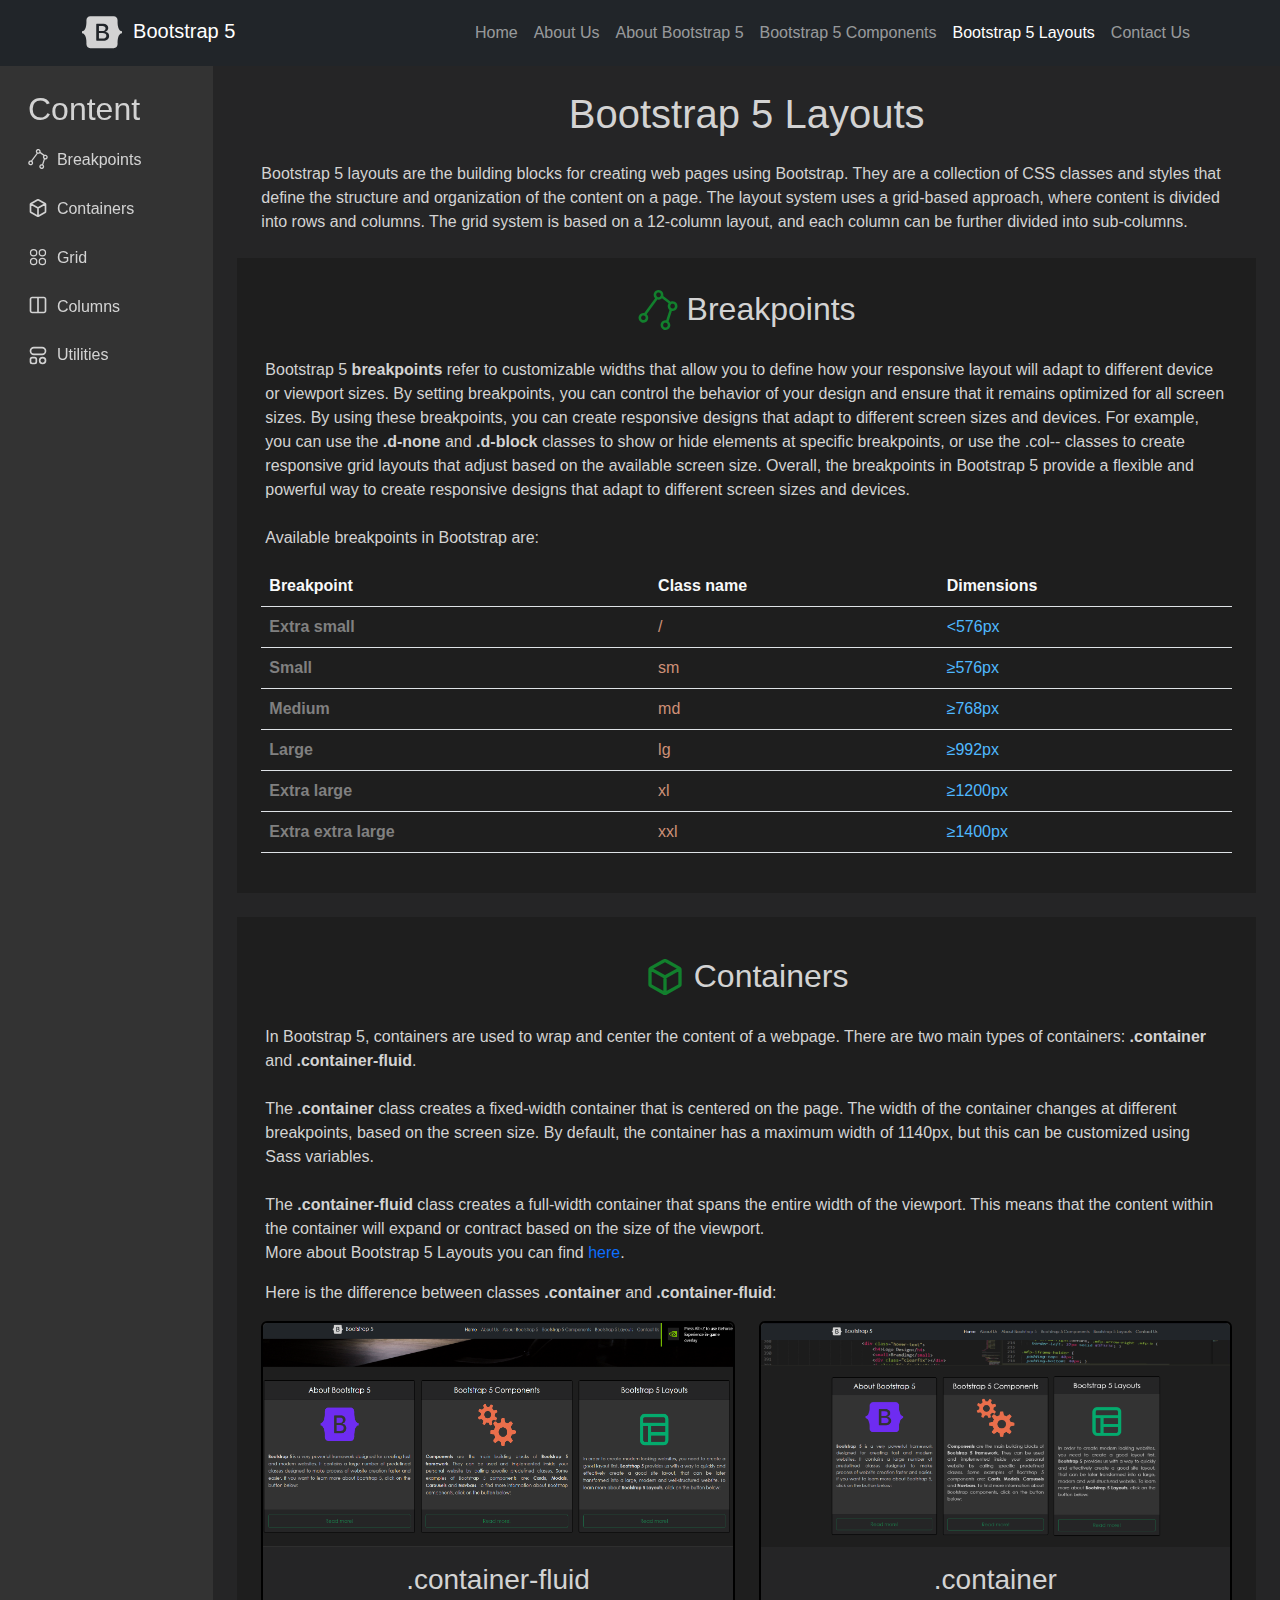
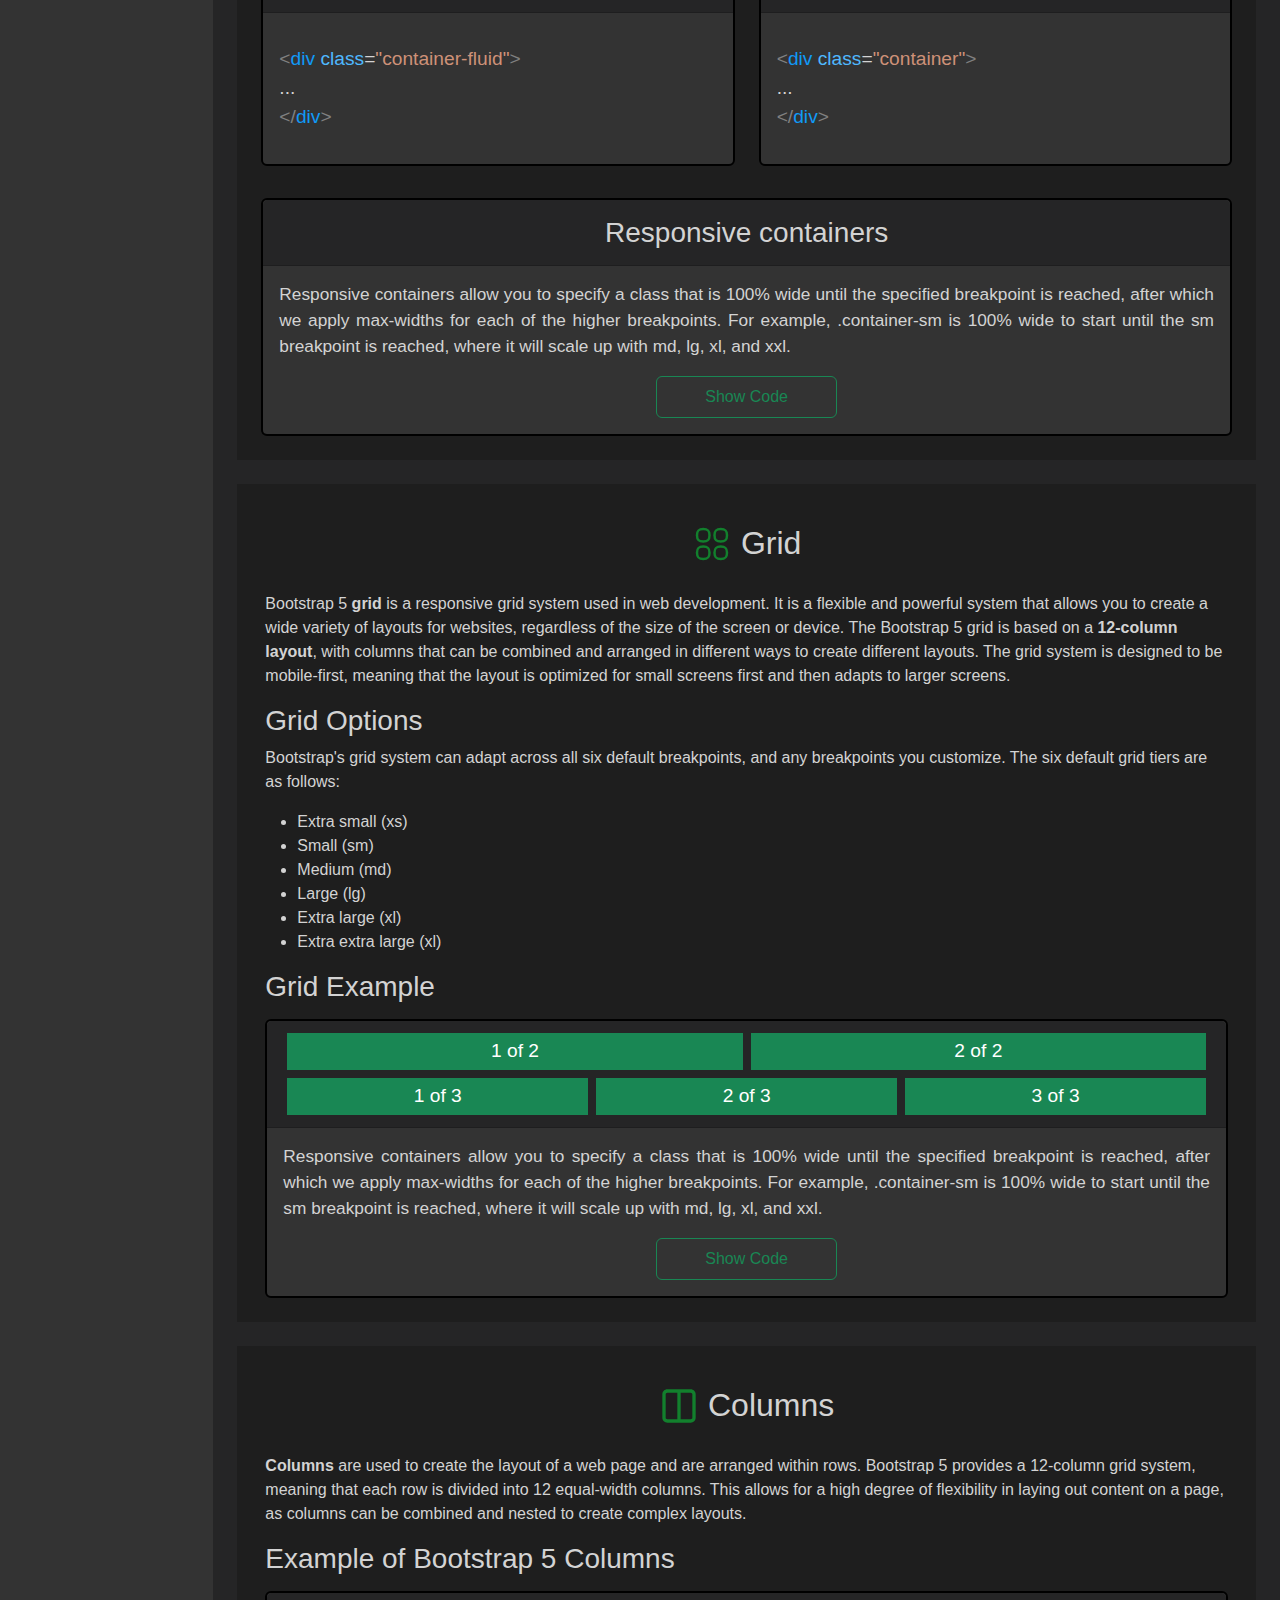
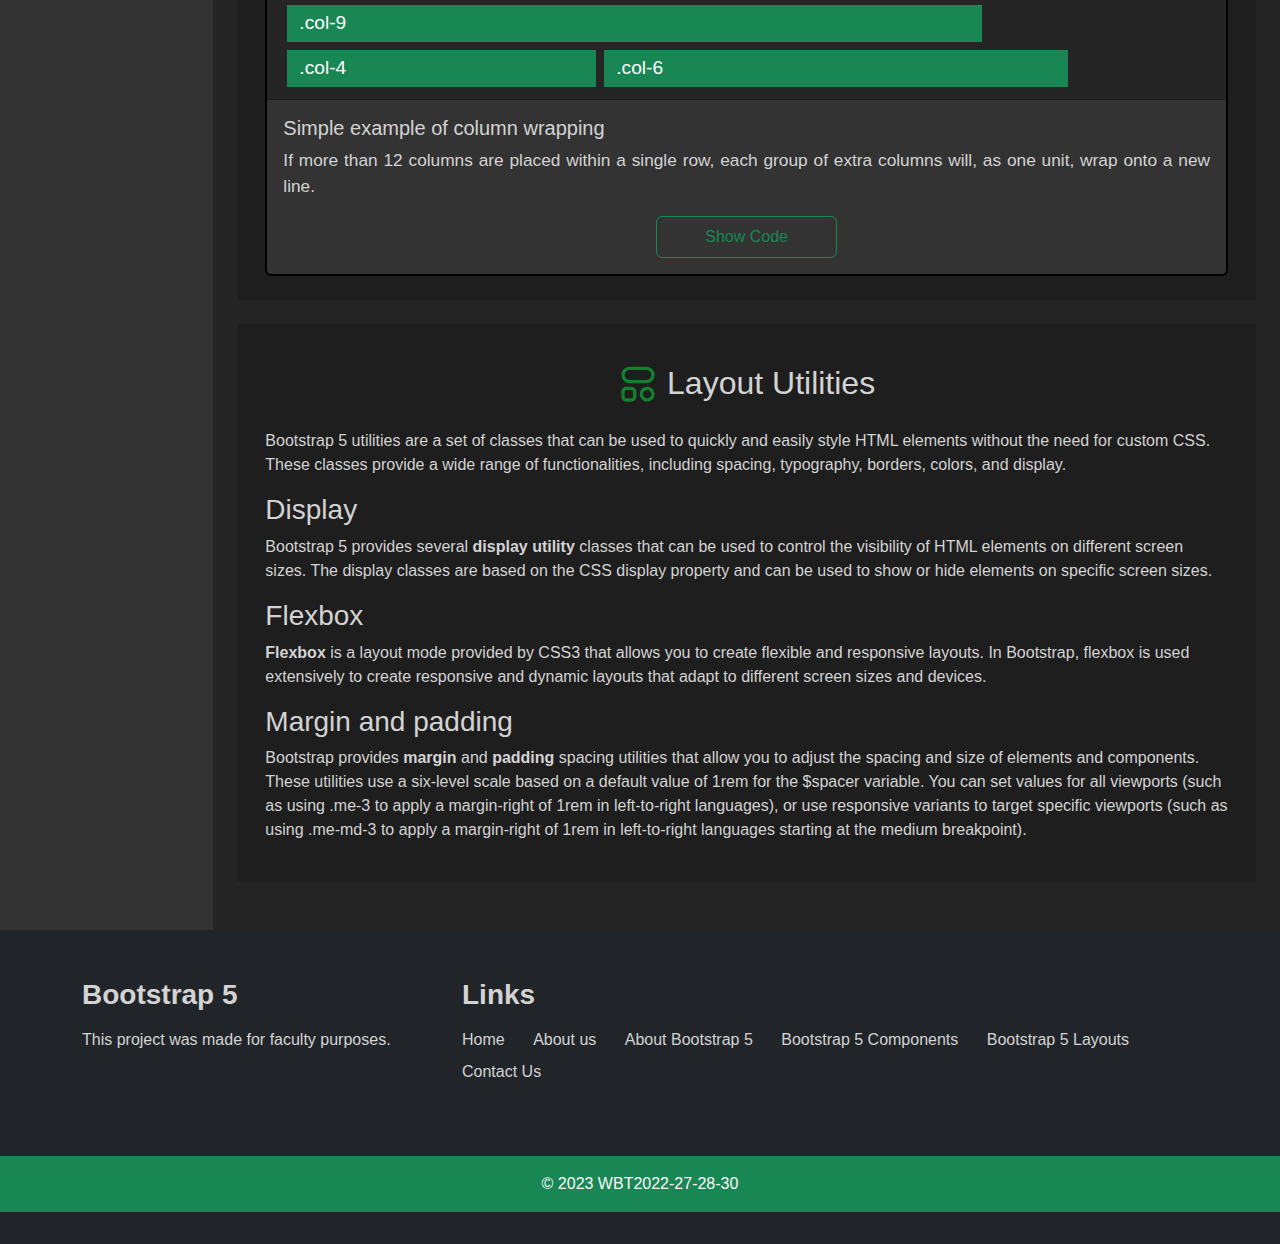
<file: bootstrap-layouts.html>
<!DOCTYPE html>
<html lang="en">
<head>
    <meta charset="UTF-8">
    <meta http-equiv="X-UA-Compatible" content="IE=edge">
    <meta name="viewport" content="width=device-width, initial-scale=1.0">
    <meta name="description" content="On this page, you can find more information about Bootstrap 5 Layouts, types and examples of layouts etc.">
    <title>WBT2022-27-28-30 Bootstrap 5</title>
    <link rel="stylesheet" href="./css/bootstrap.css">
    <link rel="stylesheet" href="./css/bootstrap-layouts.css">
    <link rel="stylesheet" href="./css/footer.css">
    <link rel="stylesheet" href="./css/external.css">
</head>
<body class="d-flex flex-column min-vh-100">
    
  <!--NAVBAR-->

    <header class="sticky-top">
        <nav class="navbar navbar-expand-lg bg-dark navbar-dark">
            <div class="container">
              <a class="navbar-brand" href="#breakpointsLink">
                <svg width="40px" height="40px" viewBox="0 0 24 24" fill="none" xmlns="http://www.w3.org/2000/svg">
                  <path fill-rule="evenodd" clip-rule="evenodd" d="M4.98488 2C3.61546 2 2.60217 3.19858 2.64753 4.49844C2.69105 5.74725 2.63451 7.36461 2.22732 8.68359C1.81892 10.0064 1.1282 10.8444 0 10.952V12.1666C1.1282 12.2742 1.81892 13.1122 2.22732 14.4351C2.63451 15.754 2.69105 17.3714 2.64753 18.6202C2.60217 19.9199 3.61546 21.1186 4.98508 21.1186H19.0169C20.3864 21.1186 21.3995 19.9201 21.3541 18.6202C21.3106 17.3714 21.3671 15.754 21.7743 14.4351C22.1829 13.1122 22.8718 12.2742 24 12.1666V10.952C22.8718 10.8444 22.1829 10.0064 21.7743 8.68359C21.3671 7.36481 21.3106 5.74725 21.3541 4.49844C21.3995 3.19878 20.3864 2 19.0169 2H4.98468H4.98488ZM16.2712 13.7687C16.2712 15.5586 14.9361 16.6441 12.7206 16.6441H8.94915C8.84127 16.6441 8.7378 16.6012 8.66152 16.5249C8.58523 16.4486 8.54237 16.3452 8.54237 16.2373V6.88136C8.54237 6.77347 8.58523 6.67001 8.66152 6.59372C8.7378 6.51743 8.84127 6.47458 8.94915 6.47458H12.6991C14.5464 6.47458 15.7588 7.47525 15.7588 9.01166C15.7588 10.09 14.9433 11.0555 13.9041 11.2245V11.2809C15.3187 11.4361 16.2712 12.4156 16.2712 13.7687ZM12.3094 7.76407H10.1589V10.8015H11.9701C13.3702 10.8015 14.1423 10.2377 14.1423 9.2299C14.1423 8.28556 13.4784 7.76407 12.3094 7.76407ZM10.1589 12.0068V15.3542H12.3885C13.8462 15.3542 14.6184 14.7692 14.6184 13.6699C14.6184 12.5704 13.8246 12.0066 12.2947 12.0066H10.1589V12.0068Z" fill="#d3d3d3"/>
                </svg>&nbsp;&nbsp;Bootstrap 5</a>
              <button class="navbar-toggler" type="button" data-bs-toggle="collapse" data-bs-target="#navbarSupportedContent" aria-controls="navbarSupportedContent" aria-expanded="false" aria-label="Toggle navigation">
                <span class="navbar-toggler-icon"></span>
              </button>
              <div class="collapse navbar-collapse" id="navbarSupportedContent">
                <ul class="navbar-nav ms-auto mb-2 mb-lg-0">
                  <li class="nav-item">
                    <a class="nav-link" aria-current="page" href="./index.html">Home</a>
                  </li>
                  <li class="nav-item">
                    <a class="nav-link" href="./about-us.html">About Us</a>
                  </li>
                  <li class="nav-item">
                    <a class="nav-link" href="./about-bootstrap.html">About Bootstrap 5</a>
                  </li>
                  <li class="nav-item">
                    <a class="nav-link" href="./bootstrap-components.html">Bootstrap 5 Components</a>
                  </li>
                  <li class="nav-item">
                    <a class="nav-link active" href="./bootstrap-layouts.html">Bootstrap 5 Layouts</a>
                  </li>
                  <li class="nav-item">
                    <a class="nav-link" href="./contact.html">Contact Us</a>
                  </li>
                </ul>
              </div>
            </div>
        </nav>
    </header>

    <main>

      <!-- SIDEBAR -->

      <div class="container-fluid">
        <div class="row">
            <div class="col-2 sidebar" style="background-color: #333333;">
              <div class="position-fixed" style="width:inherit;">
                  <div class="container mt-4 mb-2">
                    <h2 class="text-center p-1 d-none d-sm-none d-lg-inline">Content</h2>
                  </div>
                    <ul class="nav nav-pills flex-column w-100">
                      <li class="nav-item py-1">
                        <a class="nav-link" href="#breakpointsLink">
                            <svg width="20" height="20" fill="#d3d3d3" class="mb-1" version="1.1" id="Capa_1" xmlns="http://www.w3.org/2000/svg" xmlns:xlink="http://www.w3.org/1999/xlink" viewBox="0 0 46.484 46.484" xml:space="preserve"><g id="SVGRepo_bgCarrier" stroke-width="0"></g><g id="SVGRepo_tracerCarrier" stroke-linecap="round" stroke-linejoin="round"></g><g id="SVGRepo_iconCarrier"> <g> <g> <path d="M3.749,37.402c0.79,0.392,1.636,0.59,2.513,0.59c2.169,0,4.113-1.205,5.076-3.146c1.156-2.33,0.548-5.076-1.302-6.732 l12.508-16.937c0.423,0.1,0.857,0.151,1.3,0.151c1.555,0,2.988-0.628,4.034-1.696l7.713,5.886 c-0.164,0.235-0.315,0.481-0.446,0.744c-1.188,2.392-0.515,5.225,1.453,6.864l-3.841,12.106c-0.284-0.045-0.571-0.074-0.863-0.074 c-2.168,0-4.112,1.205-5.075,3.146c-1.388,2.799-0.24,6.202,2.557,7.59c0.789,0.391,1.636,0.59,2.513,0.59 c2.169,0,4.112-1.205,5.076-3.146c1.187-2.393,0.515-5.225-1.453-6.864l3.841-12.106c0.284,0.045,0.571,0.074,0.864,0.074 c2.167,0,4.112-1.205,5.075-3.146c1.388-2.796,0.24-6.201-2.557-7.589c-0.791-0.392-1.637-0.591-2.514-0.591 c-0.787,0-1.542,0.163-2.232,0.458L29.35,6.981c0.6-2.508-0.58-5.195-2.986-6.39C25.572,0.199,24.727,0,23.85,0 c-2.168,0-4.112,1.206-5.076,3.147c-1.117,2.252-0.589,4.897,1.12,6.567L7.299,26.768c-0.338-0.062-0.681-0.104-1.03-0.104 c-2.168,0-4.112,1.207-5.075,3.148C-0.195,32.609,0.952,36.014,3.749,37.402z M34.275,42.006c-0.453,0.913-1.369,1.48-2.39,1.48 c-0.41,0-0.808-0.094-1.181-0.278c-1.314-0.652-1.854-2.253-1.2-3.569c0.452-0.912,1.366-1.48,2.388-1.48 c0.411,0,0.809,0.095,1.18,0.279C34.388,39.089,34.928,40.689,34.275,42.006z M41.4,16.394c1.314,0.653,1.854,2.254,1.202,3.568 c-0.452,0.913-1.368,1.48-2.389,1.48c-0.411,0-0.81-0.094-1.181-0.278c-1.315-0.652-1.854-2.253-1.203-3.568 c0.453-0.913,1.369-1.48,2.39-1.48C40.632,16.115,41.027,16.209,41.4,16.394z M21.461,4.482c0.453-0.913,1.368-1.48,2.389-1.48 c0.411,0,0.809,0.094,1.18,0.278c1.315,0.653,1.855,2.254,1.203,3.568c-0.453,0.913-1.367,1.48-2.389,1.48 c-0.411,0-0.809-0.094-1.181-0.278C21.347,7.398,20.808,5.797,21.461,4.482z M3.881,31.145c0.453-0.912,1.367-1.48,2.388-1.48 c0.411,0,0.808,0.095,1.18,0.279c1.315,0.651,1.854,2.252,1.202,3.568c-0.636,1.28-2.269,1.846-3.569,1.202 C3.766,34.062,3.228,32.461,3.881,31.145z"></path> </g> </g> </g></svg>
                            <span class="d-none d-sm-none d-lg-inline">
                            &nbsp;Breakpoints</span></a>
                      </li>
                      <li class="nav-item py-1">
                        <a class="nav-link" href="#containersLink">
                            <svg width="20" height="20" viewBox="0 0 24 24" fill="none" xmlns="http://www.w3.org/2000/svg" class="mb-1"><g id="SVGRepo_bgCarrier" stroke-width="0"></g><g id="SVGRepo_tracerCarrier" stroke-linecap="round" stroke-linejoin="round"></g><g id="SVGRepo_iconCarrier"> <path d="M20.5 7.27783L12 12.0001M12 12.0001L3.49997 7.27783M12 12.0001L12 21.5001M21 16.0586V7.94153C21 7.59889 21 7.42757 20.9495 7.27477C20.9049 7.13959 20.8318 7.01551 20.7354 6.91082C20.6263 6.79248 20.4766 6.70928 20.177 6.54288L12.777 2.43177C12.4934 2.27421 12.3516 2.19543 12.2015 2.16454C12.0685 2.13721 11.9315 2.13721 11.7986 2.16454C11.6484 2.19543 11.5066 2.27421 11.223 2.43177L3.82297 6.54288C3.52345 6.70928 3.37369 6.79248 3.26463 6.91082C3.16816 7.01551 3.09515 7.13959 3.05048 7.27477C3 7.42757 3 7.59889 3 7.94153V16.0586C3 16.4013 3 16.5726 3.05048 16.7254C3.09515 16.8606 3.16816 16.9847 3.26463 17.0893C3.37369 17.2077 3.52345 17.2909 3.82297 17.4573L11.223 21.5684C11.5066 21.726 11.6484 21.8047 11.7986 21.8356C11.9315 21.863 12.0685 21.863 12.2015 21.8356C12.3516 21.8047 12.4934 21.726 12.777 21.5684L20.177 17.4573C20.4766 17.2909 20.6263 17.2077 20.7354 17.0893C20.8318 16.9847 20.9049 16.8606 20.9495 16.7254C21 16.5726 21 16.4013 21 16.0586Z" stroke="#d3d3d3" stroke-width="2" stroke-linecap="round" stroke-linejoin="round"></path> </g></svg>
                            <span class="d-none d-sm-none d-lg-inline">
                            &nbsp;Containers</span></a>
                      </li>
                      <li class="nav-item py-1">
                        <a class="nav-link" href="#gridLink">
                            <svg width="20" height="20" viewBox="0 0 24 24" fill="none" xmlns="http://www.w3.org/2000/svg" class="mb-1"><g id="SVGRepo_bgCarrier" stroke-width="0"></g><g id="SVGRepo_tracerCarrier" stroke-linecap="round" stroke-linejoin="round"></g><g id="SVGRepo_iconCarrier"> <path d="M6.75 3C3.88235 3 3 3.88235 3 6.75C3 9.61765 3.88235 10.5 6.75 10.5C9.61765 10.5 10.5 9.61765 10.5 6.75C10.5 3.88235 9.61765 3 6.75 3Z" stroke="#d3d3d3" stroke-width="1.5" stroke-linecap="round" stroke-linejoin="round"></path> <path d="M6.75 13.5C3.88235 13.5 3 14.3824 3 17.25C3 20.1176 3.88235 21 6.75 21C9.61765 21 10.5 20.1176 10.5 17.25C10.5 14.3824 9.61765 13.5 6.75 13.5Z" stroke="#d3d3d3" stroke-width="1.5" stroke-linecap="round" stroke-linejoin="round"></path> <path d="M17.25 13.5C14.3824 13.5 13.5 14.3824 13.5 17.25C13.5 20.1176 14.3824 21 17.25 21C20.1176 21 21 20.1176 21 17.25C21 14.3824 20.1176 13.5 17.25 13.5Z" stroke="#d3d3d3" stroke-width="1.5" stroke-linecap="round" stroke-linejoin="round"></path> <path d="M17.25 3C14.3824 3 13.5 3.88235 13.5 6.75C13.5 9.61765 14.3824 10.5 17.25 10.5C20.1176 10.5 21 9.61765 21 6.75C21 3.88235 20.1176 3 17.25 3Z" stroke="#d3d3d3" stroke-width="1.5" stroke-linecap="round" stroke-linejoin="round"></path> </g></svg>
                            <span class="d-none d-sm-none d-lg-inline">&nbsp;Grid</span>
                            </a>
                      </li>
                      <li class="nav-item py-1">
                        <a class="nav-link" href="#columnsLink">
                            <svg width="20" height="20" viewBox="0 0 24 24" fill="none" xmlns="http://www.w3.org/2000/svg" class="mb-1"><g id="SVGRepo_bgCarrier" stroke-width="0"></g><g id="SVGRepo_tracerCarrier" stroke-linecap="round" stroke-linejoin="round"></g><g id="SVGRepo_iconCarrier"> <path fill-rule="evenodd" clip-rule="evenodd" d="M2.87868 2.87868C3.44129 2.31607 4.20435 2 5 2H19C19.7957 2 20.5587 2.31607 21.1213 2.87868C21.6839 3.44129 22 4.20435 22 5V19C22 19.7957 21.6839 20.5587 21.1213 21.1213C20.5587 21.6839 19.7957 22 19 22H5C4.20435 22 3.44129 21.6839 2.87868 21.1213C2.31607 20.5587 2 19.7957 2 19V5C2 4.20435 2.31607 3.44129 2.87868 2.87868ZM13 20H19C19.2652 20 19.5196 19.8946 19.7071 19.7071C19.8946 19.5196 20 19.2652 20 19V5C20 4.73478 19.8946 4.48043 19.7071 4.29289C19.5196 4.10536 19.2652 4 19 4H13V20ZM11 4V20H5C4.73478 20 4.48043 19.8946 4.29289 19.7071C4.10536 19.5196 4 19.2652 4 19V5C4 4.73478 4.10536 4.48043 4.29289 4.29289C4.48043 4.10536 4.73478 4 5 4H11Z" fill="#d3d3d3"></path> </g></svg>
                            <span class="d-none d-sm-none d-lg-inline">&nbsp;Columns</span></a>
                      </li>
                      <li class="nav-item py-1">
                        <a class="nav-link" href="#utilitiesLink">
                            <svg width="20" height="20" viewBox="0 0 24 24" fill="none" xmlns="http://www.w3.org/2000/svg"><g id="SVGRepo_bgCarrier" stroke-width="0"></g><g id="SVGRepo_tracerCarrier" stroke-linecap="round" stroke-linejoin="round"></g><g id="SVGRepo_iconCarrier"> <path d="M3 6C3 3.79086 4.79086 2 7 2H17C19.2091 2 21 3.79086 21 6C21 8.20914 19.2091 10 17 10H7C4.79086 10 3 8.20914 3 6Z" stroke="#d3d3d3" stroke-width="2"></path> <path d="M3 16C3 14.8954 3.89543 14 5 14H8C9.10457 14 10 14.8954 10 16V19C10 20.1046 9.10457 21 8 21H5C3.89543 21 3 20.1046 3 19V16Z" stroke="#d3d3d3" stroke-width="2"></path> <path d="M14 17.5C14 15.567 15.567 14 17.5 14C19.433 14 21 15.567 21 17.5C21 19.433 19.433 21 17.5 21C15.567 21 14 19.433 14 17.5Z" stroke="#d3d3d3" stroke-width="2"></path> </g></svg>
                            <span class="d-none d-sm-none d-lg-inline">&nbsp;Utilities</span></a>
                      </li>
                    </ul>
                  </div>
              </div>

                <!-- LAYOUTS -->

                <div class="col-10 mb-5">
                    <div class="container-fluid mt-3">
                        <h1 class="text-center mt-4">Bootstrap 5 Layouts</h1>
                        <p class="mt-4 px-4">Bootstrap 5 layouts are the building blocks for creating web pages using Bootstrap. They are a collection of CSS classes and styles that define the 
                            structure and organization of the content on a page. The layout system uses a grid-based approach, where content is divided into rows and columns. The grid system
                            is based on a 12-column layout, and each column can be further divided into sub-columns.
                            <a id="breakpointsLink"></a>
                        </p>
                        
                        <!-- BREAKPOINTS -->
                        <div class="container-fluid dark-background mt-4 pt-4 pb-4">
                          <h2 class="text-center mb-3 mt-2">
                            <svg width="40" height="40" fill="#12802d" class="mb-1" version="1.1" id="Capa_1" xmlns="http://www.w3.org/2000/svg" xmlns:xlink="http://www.w3.org/1999/xlink" viewBox="0 0 46.484 46.484" xml:space="preserve"><g id="SVGRepo_bgCarrier" stroke-width="0"></g><g id="SVGRepo_tracerCarrier" stroke-linecap="round" stroke-linejoin="round"></g><g id="SVGRepo_iconCarrier"> <g> <g> <path d="M3.749,37.402c0.79,0.392,1.636,0.59,2.513,0.59c2.169,0,4.113-1.205,5.076-3.146c1.156-2.33,0.548-5.076-1.302-6.732 l12.508-16.937c0.423,0.1,0.857,0.151,1.3,0.151c1.555,0,2.988-0.628,4.034-1.696l7.713,5.886 c-0.164,0.235-0.315,0.481-0.446,0.744c-1.188,2.392-0.515,5.225,1.453,6.864l-3.841,12.106c-0.284-0.045-0.571-0.074-0.863-0.074 c-2.168,0-4.112,1.205-5.075,3.146c-1.388,2.799-0.24,6.202,2.557,7.59c0.789,0.391,1.636,0.59,2.513,0.59 c2.169,0,4.112-1.205,5.076-3.146c1.187-2.393,0.515-5.225-1.453-6.864l3.841-12.106c0.284,0.045,0.571,0.074,0.864,0.074 c2.167,0,4.112-1.205,5.075-3.146c1.388-2.796,0.24-6.201-2.557-7.589c-0.791-0.392-1.637-0.591-2.514-0.591 c-0.787,0-1.542,0.163-2.232,0.458L29.35,6.981c0.6-2.508-0.58-5.195-2.986-6.39C25.572,0.199,24.727,0,23.85,0 c-2.168,0-4.112,1.206-5.076,3.147c-1.117,2.252-0.589,4.897,1.12,6.567L7.299,26.768c-0.338-0.062-0.681-0.104-1.03-0.104 c-2.168,0-4.112,1.207-5.075,3.148C-0.195,32.609,0.952,36.014,3.749,37.402z M34.275,42.006c-0.453,0.913-1.369,1.48-2.39,1.48 c-0.41,0-0.808-0.094-1.181-0.278c-1.314-0.652-1.854-2.253-1.2-3.569c0.452-0.912,1.366-1.48,2.388-1.48 c0.411,0,0.809,0.095,1.18,0.279C34.388,39.089,34.928,40.689,34.275,42.006z M41.4,16.394c1.314,0.653,1.854,2.254,1.202,3.568 c-0.452,0.913-1.368,1.48-2.389,1.48c-0.411,0-0.81-0.094-1.181-0.278c-1.315-0.652-1.854-2.253-1.203-3.568 c0.453-0.913,1.369-1.48,2.39-1.48C40.632,16.115,41.027,16.209,41.4,16.394z M21.461,4.482c0.453-0.913,1.368-1.48,2.389-1.48 c0.411,0,0.809,0.094,1.18,0.278c1.315,0.653,1.855,2.254,1.203,3.568c-0.453,0.913-1.367,1.48-2.389,1.48 c-0.411,0-0.809-0.094-1.181-0.278C21.347,7.398,20.808,5.797,21.461,4.482z M3.881,31.145c0.453-0.912,1.367-1.48,2.388-1.48 c0.411,0,0.808,0.095,1.18,0.279c1.315,0.651,1.854,2.252,1.202,3.568c-0.636,1.28-2.269,1.846-3.569,1.202 C3.766,34.062,3.228,32.461,3.881,31.145z"></path> </g> </g> </g></svg>
                            Breakpoints</h2>
                            
                          <p class="px-3 mt-4">Bootstrap 5 <b>breakpoints</b> refer to customizable widths that allow you to define how your responsive layout will adapt to different device or viewport sizes. 
                            By setting breakpoints, you can control the behavior of your design and ensure that it remains optimized for all screen sizes.
                            By using these breakpoints, you can create responsive designs that adapt to different screen sizes and devices. For example, you can use the 
                            <b>.d-none</b> and <b>.d-block</b> classes to show or hide elements at specific breakpoints, or use the .col-- classes to create responsive grid layouts that 
                            adjust based on the available screen size. Overall, the breakpoints in Bootstrap 5 provide a flexible and powerful way to create responsive designs 
                            that adapt to different screen sizes and devices.
                          <br><br>Available breakpoints in Bootstrap are:
                          </p>
                            <div class="container">
                              <table class="table">
                                  <thead>
                                    <tr class="text-light">
                                      <th scope="col">Breakpoint</th>
                                      <th scope="col">Class name</th>
                                      <th scope="col">Dimensions</th>
                                    </tr>
                                  </thead>
                                  <tbody>
                                    <tr class="text-light">
                                      <th class="gray">Extra small</th>
                                      <td class="orange">/</td>
                                      <td class="lightblue">&lt;576px</td>
                                    </tr>
                                    <tr class="text-light">
                                      <th class="gray">Small</th>
                                      <td class="orange">sm</td>
                                      <td class="lightblue">&ge;576px</td>
                                    </tr>
                                    <tr class="text-light">
                                      <th class="gray">Medium</th>
                                      <td class="orange">md</td>
                                      <td class="lightblue">&ge;768px</td>
                                    </tr>
                                    <tr class="text-light">
                                      <th class="gray">Large</th>
                                      <td class="orange">lg</td>
                                      <td class="lightblue">&ge;992px</td>
                                    </tr>
                                    <tr class="text-light">
                                      <th class="gray">Extra large</th>
                                      <td class="orange">xl</td>
                                      <td class="lightblue">&ge;1200px</td>
                                    </tr>
                                    <tr class="text-light">
                                      <th class="gray">Extra extra large</th>
                                      <td class="orange">xxl</td>
                                      <td class="lightblue">&ge;1400px</td>
                                    </tr>
                                   
                                  </tbody>
                              </table>
                          </div>
                          <a id="containersLink"></a>
                          </div>
                         
                    <!-- CONTAINERS -->
                      <div class="container-fluid dark-background mt-4 pt-4 pb-4">
                        <h2 class="mt-3 mb-3 text-center">
                          <svg width="40" height="40" viewBox="0 0 24 24" fill="none" xmlns="http://www.w3.org/2000/svg" class="mb-1"><g id="SVGRepo_bgCarrier" stroke-width="0"></g><g id="SVGRepo_tracerCarrier" stroke-linecap="round" stroke-linejoin="round"></g><g id="SVGRepo_iconCarrier"> <path d="M20.5 7.27783L12 12.0001M12 12.0001L3.49997 7.27783M12 12.0001L12 21.5001M21 16.0586V7.94153C21 7.59889 21 7.42757 20.9495 7.27477C20.9049 7.13959 20.8318 7.01551 20.7354 6.91082C20.6263 6.79248 20.4766 6.70928 20.177 6.54288L12.777 2.43177C12.4934 2.27421 12.3516 2.19543 12.2015 2.16454C12.0685 2.13721 11.9315 2.13721 11.7986 2.16454C11.6484 2.19543 11.5066 2.27421 11.223 2.43177L3.82297 6.54288C3.52345 6.70928 3.37369 6.79248 3.26463 6.91082C3.16816 7.01551 3.09515 7.13959 3.05048 7.27477C3 7.42757 3 7.59889 3 7.94153V16.0586C3 16.4013 3 16.5726 3.05048 16.7254C3.09515 16.8606 3.16816 16.9847 3.26463 17.0893C3.37369 17.2077 3.52345 17.2909 3.82297 17.4573L11.223 21.5684C11.5066 21.726 11.6484 21.8047 11.7986 21.8356C11.9315 21.863 12.0685 21.863 12.2015 21.8356C12.3516 21.8047 12.4934 21.726 12.777 21.5684L20.177 17.4573C20.4766 17.2909 20.6263 17.2077 20.7354 17.0893C20.8318 16.9847 20.9049 16.8606 20.9495 16.7254C21 16.5726 21 16.4013 21 16.0586Z" stroke="#12802d" stroke-width="2" stroke-linecap="round" stroke-linejoin="round"></path> </g></svg>
                          Containers</h2>

                        <p class="px-3 mt-4">
                          In Bootstrap 5, containers are used to wrap and center the content of a webpage. There are two main types of 
                          containers: <b>.container</b> and <b>.container-fluid</b>.
                          <br><br>
                          The <b>.container</b> class creates a fixed-width container that is centered on the page. The width of the container 
                          changes at different breakpoints, based on the screen size. By default, the container has a maximum width of 1140px, 
                          but this can be customized using Sass variables.
                          <br><br>
                          The <b>.container-fluid</b> class creates a full-width container that spans the entire width of the viewport. This means that 
                          the content within the container will expand or contract based on the size of the viewport. <br>
                          More about Bootstrap 5 Layouts you can find <a href="https://getbootstrap.com/docs/5.3/layout/containers/" style="text-decoration: none;">here</a>.  
                        </p>
                        <p class="px-3">Here is the difference between classes <b>.container</b> and <b>.container-fluid</b>:</p>
                        <div class="container">
                          <div class="row">
              
                              <div class="col-md-6 mb-3">
                                  <div class="card h-100 cardHover">  
                                      <img src="./img/sites/container-fluid.png" class="card-img-top h-100" alt="Example of using .container-fluid class.">
                                      <div class="card-header">
                                          <h3 class="card-title text-center my-2">.container-fluid</h3>
                                      </div>
                                      <div class="card-body">
                                        <p class="card-title my-3">
                                          <span class="gray">&lt;</span><span class="blue">div</span> <span class="lightblue">class</span>=<span class="orange">"container-fluid"</span><span class="gray">&gt;</span><br>
                                            ... <br>
                                          <span class="gray">&lt;/</span><span class="blue">div</span><span class="gray">&gt;</span>
                                        </p>
                                      </div>
                                  </div>
                              </div>
              
                              <div class="col-md-6 mb-3 ">
                                <div class="card h-100 cardHover">  
                                    <img src="./img/sites/container.png" class="card-img-top h-100" alt="Example of using .container class.">
                                    <div class="card-header">
                                        <h3 class="card-title text-center my-2">.container</h3>
                                    </div>
                                    <div class="card-body">
                                      <p class="card-title my-3">
                                        <span class="gray">&lt;</span><span class="blue">div</span> <span class="lightblue">class</span>=<span class="orange">"container"</span><span class="gray">&gt;</span><br>
                                          ... <br>
                                        <span class="gray">&lt;/</span><span class="blue">div</span><span class="gray">&gt;</span>
                                      </p>
                                    </div>
                                </div>
                            </div>
              
                          </div>
                      </div>
                      
                      <!-- Responsive Container -->

                      <div class="container">
                        <div class="card mt-3">
                          <div class="card-header">
                             <h3 class="card-title text-center my-2">Responsive containers</h3>
                          </div>
                          <div class="card-body">
                        
                              <p class="card-text">
                                Responsive containers allow you to specify a class that is 100% wide until the specified breakpoint is reached, 
                                after which we apply max-widths for each of the higher breakpoints. For example, .container-sm is 100% wide to start 
                                until the sm breakpoint is reached, where it will scale up with md, lg, xl, and xxl.
                              </p>
                              <div class="text-center">
                                <button id="showContainerCode" class="btn btn-outline-success py-2 px-5">Show Code</button>
                              </div>
                              <p id="containerCode" class="codeText p-3 mt-2">
                                <span class="gray">&lt;</span><span class="blue">div</span> <span class="lightblue">class</span>=<span class="orange">"container-sm"</span><span class="gray">&gt;</span>100% wide until small breakpoint<span class="gray">&lt;/</span><span class="blue">div</span><span class="gray">&gt;</span><br>
                                <span class="gray">&lt;</span><span class="blue">div</span> <span class="lightblue">class</span>=<span class="orange">"container-md"</span><span class="gray">&gt;</span>100% wide until medium breakpoint<span class="gray">&lt;/</span><span class="blue">div</span><span class="gray">&gt;</span><br>
                                <span class="gray">&lt;</span><span class="blue">div</span> <span class="lightblue">class</span>=<span class="orange">"container-lg"</span><span class="gray">&gt;</span>100% wide until large breakpoint<span class="gray">&lt;/</span><span class="blue">div</span><span class="gray">&gt;</span><br>
                                <span class="gray">&lt;</span><span class="blue">div</span> <span class="lightblue">class</span>=<span class="orange">"container-xl"</span><span class="gray">&gt;</span>100% wide until extra large breakpoint<span class="gray">&lt;/</span><span class="blue">div</span><span class="gray">&gt;</span><br>
                                <span class="gray">&lt;</span><span class="blue">div</span> <span class="lightblue">class</span>=<span class="orange">"container-xxl"</span><span class="gray">&gt;</span>100% wide until extra extra large breakpoint<span class="gray">&lt;/</span><span class="blue">div</span><span class="gray">&gt;</span><br>
                              </p>
                          </div>
                        </div>
                      </div>
                      <a id="gridLink"></a>
                    </div>
                      
                    <!-- GRID -->

                    <div class="container-fluid dark-background mt-4 pt-4 pb-4">
                      <h2 class="mt-3 text-center">
                        <svg width="40" height="40" viewBox="0 0 24 24" fill="none" xmlns="http://www.w3.org/2000/svg" class="mb-1"><g id="SVGRepo_bgCarrier" stroke-width="0"></g><g id="SVGRepo_tracerCarrier" stroke-linecap="round" stroke-linejoin="round"></g><g id="SVGRepo_iconCarrier"> <path d="M6.75 3C3.88235 3 3 3.88235 3 6.75C3 9.61765 3.88235 10.5 6.75 10.5C9.61765 10.5 10.5 9.61765 10.5 6.75C10.5 3.88235 9.61765 3 6.75 3Z" stroke="#12802d" stroke-width="1.5" stroke-linecap="round" stroke-linejoin="round"></path> <path d="M6.75 13.5C3.88235 13.5 3 14.3824 3 17.25C3 20.1176 3.88235 21 6.75 21C9.61765 21 10.5 20.1176 10.5 17.25C10.5 14.3824 9.61765 13.5 6.75 13.5Z" stroke="#12802d" stroke-width="1.5" stroke-linecap="round" stroke-linejoin="round"></path> <path d="M17.25 13.5C14.3824 13.5 13.5 14.3824 13.5 17.25C13.5 20.1176 14.3824 21 17.25 21C20.1176 21 21 20.1176 21 17.25C21 14.3824 20.1176 13.5 17.25 13.5Z" stroke="#12802d" stroke-width="1.5" stroke-linecap="round" stroke-linejoin="round"></path> <path d="M17.25 3C14.3824 3 13.5 3.88235 13.5 6.75C13.5 9.61765 14.3824 10.5 17.25 10.5C20.1176 10.5 21 9.61765 21 6.75C21 3.88235 20.1176 3 17.25 3Z" stroke="#12802d" stroke-width="1.5" stroke-linecap="round" stroke-linejoin="round"></path> </g></svg>
                        Grid</h2>
                        <p class="px-3 mt-4">
                          Bootstrap 5 <b>grid</b> is a responsive grid system used in web development. 
                          It is a flexible and powerful system that allows you to create a wide variety of layouts 
                          for websites, regardless of the size of the screen or device. The Bootstrap 5 grid is based on a 
                          <b>12-column layout</b>, with columns that can be combined and arranged in different ways to create different 
                          layouts. The grid system is designed to be mobile-first, meaning that the layout is optimized for small 
                          screens first and then adapts to larger screens.
                        </p>
                        <h3 class="px-3">Grid Options</h3>
                        <p class="px-3">Bootstrap's grid system can adapt across all six default breakpoints, 
                          and any breakpoints you customize. The six default grid tiers are as follows:</p>
                        <ul class="lightgray px-5">
                          <li>Extra small (xs)</li>
                          <li>Small (sm)</li>
                          <li>Medium (md)</li>
                          <li>Large (lg)</li>
                          <li>Extra large (xl)</li>
                          <li>Extra extra large (xl)</li>
                        </ul>
                        <h3 class="px-3">Grid Example</h3>
                        <div class="card mt-3 mx-3">
                          <div class="card-header">
                            <div class="container text-center">
                              <div class="row">
                                <div class="col bg-success m-1 py-1">
                                  1 of 2
                                </div>
                                <div class="col bg-success m-1 py-1">
                                  2 of 2
                                </div>
                              </div>
                              <div class="row">
                                <div class="col bg-success m-1 py-1">
                                  1 of 3
                                </div>
                                <div class="col bg-success m-1 py-1">
                                  2 of 3
                                </div>
                                <div class="col bg-success m-1 py-1">
                                  3 of 3
                                </div>
                              </div>
                            </div>
                          </div>
                          <div class="card-body">
                            <p class="card-text">
                              Responsive containers allow you to specify a class that is 100% wide until the specified breakpoint is reached, 
                              after which we apply max-widths for each of the higher breakpoints. For example, .container-sm is 100% wide to start 
                              until the sm breakpoint is reached, where it will scale up with md, lg, xl, and xxl.
                            </p>
                            <div class="text-center">
                              <button id="showGridCode" class="btn btn-outline-success py-2 px-5">Show Code</button>
                            </div>
                            <p id="gridCode" class="codeText p-3 mt-2">
                              <span class="gray">&lt;</span><span class="blue">div</span> <span class="lightblue">class</span>=<span class="orange">"container text-center"</span><span class="gray">&gt;</span><br>
                              &nbsp;&nbsp;<span class="gray">&lt;</span><span class="blue">div</span> <span class="lightblue">class</span>=<span class="orange">"row"</span><span class="gray">&gt;</span><br>
                              &nbsp;&nbsp;&nbsp;&nbsp;<span class="gray">&lt;</span><span class="blue">div</span> <span class="lightblue">class</span>=<span class="orange">"col"</span><span class="gray">&gt;</span><br>
                              &nbsp;&nbsp;&nbsp;&nbsp;&nbsp;&nbsp;&nbsp;&nbsp;1 of 2 <br>
                              &nbsp;&nbsp;&nbsp;&nbsp;<span class="gray">&lt;/</span><span class="blue">div</span><span class="gray">&gt;</span><br>
                              &nbsp;&nbsp;&nbsp;&nbsp;<span class="gray">&lt;</span><span class="blue">div</span> <span class="lightblue">class</span>=<span class="orange">"col"</span><span class="gray">&gt;</span><br>
                              &nbsp;&nbsp;&nbsp;&nbsp;&nbsp;&nbsp;&nbsp;&nbsp;2 of 2 <br>
                              &nbsp;&nbsp;&nbsp;&nbsp;<span class="gray">&lt;/</span><span class="blue">div</span><span class="gray">&gt;</span><br>
                              &nbsp;&nbsp;<span class="gray">&lt;/</span><span class="blue">div</span><span class="gray">&gt;</span><br>
                              &nbsp;&nbsp;<span class="gray">&lt;</span><span class="blue">div</span> <span class="lightblue">class</span>=<span class="orange">"row"</span><span class="gray">&gt;</span><br>
                              &nbsp;&nbsp;&nbsp;&nbsp;<span class="gray">&lt;</span><span class="blue">div</span> <span class="lightblue">class</span>=<span class="orange">"col"</span><span class="gray">&gt;</span><br>
                              &nbsp;&nbsp;&nbsp;&nbsp;&nbsp;&nbsp;&nbsp;&nbsp;1 of 3 <br>
                              &nbsp;&nbsp;&nbsp;&nbsp;<span class="gray">&lt;/</span><span class="blue">div</span><span class="gray">&gt;</span><br>
                              &nbsp;&nbsp;&nbsp;&nbsp;<span class="gray">&lt;</span><span class="blue">div</span> <span class="lightblue">class</span>=<span class="orange">"col"</span><span class="gray">&gt;</span><br>
                              &nbsp;&nbsp;&nbsp;&nbsp;&nbsp;&nbsp;&nbsp;&nbsp;2 of 3 <br>
                              &nbsp;&nbsp;&nbsp;&nbsp;<span class="gray">&lt;/</span><span class="blue">div</span><span class="gray">&gt;</span><br>
                              &nbsp;&nbsp;&nbsp;&nbsp;<span class="gray">&lt;</span><span class="blue">div</span> <span class="lightblue">class</span>=<span class="orange">"col"</span><span class="gray">&gt;</span><br>
                              &nbsp;&nbsp;&nbsp;&nbsp;&nbsp;&nbsp;&nbsp;&nbsp;3 of 3 <br>
                              &nbsp;&nbsp;&nbsp;&nbsp;<span class="gray">&lt;/</span><span class="blue">div</span><span class="gray">&gt;</span><br>
                              &nbsp;&nbsp;<span class="gray">&lt;/</span><span class="blue">div</span><span class="gray">&gt;</span><br>
                              <span class="gray">&lt;/</span><span class="blue">div</span><span class="gray">&gt;</span><br>
                            </p>
                          </div>
                      </div>
                      <a id="columnsLink"></a>
                    </div>

                    <!--COLUMNS-->

                    <div class="container-fluid dark-background mt-4 pt-4 pb-4">
                      <h2 class="mt-3 text-center">
                        <svg width="40" height="40" viewBox="0 0 24 24" fill="none" xmlns="http://www.w3.org/2000/svg" class="mb-1"><g id="SVGRepo_bgCarrier" stroke-width="0"></g><g id="SVGRepo_tracerCarrier" stroke-linecap="round" stroke-linejoin="round"></g><g id="SVGRepo_iconCarrier"> <path fill-rule="evenodd" clip-rule="evenodd" d="M2.87868 2.87868C3.44129 2.31607 4.20435 2 5 2H19C19.7957 2 20.5587 2.31607 21.1213 2.87868C21.6839 3.44129 22 4.20435 22 5V19C22 19.7957 21.6839 20.5587 21.1213 21.1213C20.5587 21.6839 19.7957 22 19 22H5C4.20435 22 3.44129 21.6839 2.87868 21.1213C2.31607 20.5587 2 19.7957 2 19V5C2 4.20435 2.31607 3.44129 2.87868 2.87868ZM13 20H19C19.2652 20 19.5196 19.8946 19.7071 19.7071C19.8946 19.5196 20 19.2652 20 19V5C20 4.73478 19.8946 4.48043 19.7071 4.29289C19.5196 4.10536 19.2652 4 19 4H13V20ZM11 4V20H5C4.73478 20 4.48043 19.8946 4.29289 19.7071C4.10536 19.5196 4 19.2652 4 19V5C4 4.73478 4.10536 4.48043 4.29289 4.29289C4.48043 4.10536 4.73478 4 5 4H11Z" fill="#12802d"></path> </g></svg>
                        Columns</h2>
                        <p class="px-3 mt-4">
                          <b>Columns</b> are used to create the layout of a web page and are arranged within rows. 
                          Bootstrap 5 provides a 12-column grid system, meaning that each row is divided into 12 equal-width 
                          columns. This allows for a high degree of flexibility in laying out content on a page, as columns 
                          can be combined and nested to create complex layouts.
                        </p>
                       <h3 class="px-3">Example of Bootstrap 5 Columns</h3>
                        <div class="card mt-3 mx-3">
                          <div class="card-header">
                            <div class="container">
                              <div class="row">
                                <div class="col-9 bg-success m-1 py-1">.col-9</div>
                                <div class="col-4 bg-success m-1 py-1">.col-4<br></div>
                                <div class="col-6 bg-success m-1 py-1">.col-6<br></div>
                              </div>
                            </div>
                          </div>
                          <div class="card-body">
                            <h5 class="card-title">Simple example of column wrapping</h5>
                            <p class="card-text">
                              If more than 12 columns are placed within a single row, each group of extra columns will, 
                              as one unit, wrap onto a new line.
                            </p>
                            <div class="text-center">
                              <button id="showColumnCode" class="btn btn-outline-success py-2 px-5">Show Code</button>
                            </div>
                            <p id="columnCode" class="codeText p-3 mt-2">
                              <span class="gray">&lt;</span><span class="blue">div</span> <span class="lightblue">class</span>=<span class="orange">"col-9 bg-success m-1 py-1"</span><span class="gray">&gt;</span>.col-9<span class="gray">&lt;/</span><span class="blue">div</span><span class="gray">&gt;</span><br>
                              <span class="gray">&lt;</span><span class="blue">div</span> <span class="lightblue">class</span>=<span class="orange">"col-4 bg-success m-1 py-1"</span><span class="gray">&gt;</span>.col-4<span class="gray">&lt;/</span><span class="blue">div</span><span class="gray">&gt;</span><br>
                              <span class="gray">&lt;</span><span class="blue">div</span> <span class="lightblue">class</span>=<span class="orange">"col-6 bg-success m-1 py-1"</span><span class="gray">&gt;</span>.col-6<span class="gray">&lt;/</span><span class="blue">div</span><span class="gray">&gt;</span><br>
                            </p>
                          </div>
                      </div>
                      <a id="utilitiesLink"></a>
                    </div>

                    <!--UTILITIES-->

                    <div class="container-fluid dark-background mt-4 pt-4 pb-4">
                      <h2 class="mt-3 text-center">
                        <svg width="40" height="40" viewBox="0 0 24 24" fill="none" xmlns="http://www.w3.org/2000/svg"><g id="SVGRepo_bgCarrier" stroke-width="0"></g><g id="SVGRepo_tracerCarrier" stroke-linecap="round" stroke-linejoin="round"></g><g id="SVGRepo_iconCarrier"> <path d="M3 6C3 3.79086 4.79086 2 7 2H17C19.2091 2 21 3.79086 21 6C21 8.20914 19.2091 10 17 10H7C4.79086 10 3 8.20914 3 6Z" stroke="#12802d" stroke-width="2"></path> <path d="M3 16C3 14.8954 3.89543 14 5 14H8C9.10457 14 10 14.8954 10 16V19C10 20.1046 9.10457 21 8 21H5C3.89543 21 3 20.1046 3 19V16Z" stroke="#12802d" stroke-width="2"></path> <path d="M14 17.5C14 15.567 15.567 14 17.5 14C19.433 14 21 15.567 21 17.5C21 19.433 19.433 21 17.5 21C15.567 21 14 19.433 14 17.5Z" stroke="#12802d" stroke-width="2"></path> </g></svg>
                      Layout Utilities</h2>
                      <p class="px-3 mt-4">
                        Bootstrap 5 utilities are a set of classes that can be used to quickly and easily style HTML elements without the need for custom CSS. 
                        These classes provide a wide range of functionalities, including spacing, typography, borders, colors, and display.<br>
                      </p>
                      <h3 class="px-3">Display</h3>
                      <p class="px-3">
                        Bootstrap 5 provides several <b>display utility</b> classes that can be used to control the visibility of HTML elements on different screen sizes.
                        The display classes are based on the CSS display property and can be used to show or hide elements on specific screen sizes.
                      </p>
                      <h3 class="px-3">Flexbox</h3>
                      <p class="px-3">
                        <b>Flexbox</b> is a layout mode provided by CSS3 that allows you to create flexible and responsive layouts. In Bootstrap, 
                        flexbox is used extensively to create responsive and dynamic layouts that adapt to different screen sizes and devices.
                        
                      </p>
                      <h3 class="px-3">Margin and padding</h3>
                      <p class="px-3">
                        Bootstrap provides <b>margin</b> and <b>padding</b> spacing utilities that allow you to adjust the spacing and size of elements and components. These utilities use a six-level scale based on 
                        a default value of 1rem for the $spacer variable. You can set values for all viewports (such as using .me-3 to apply a margin-right of 1rem in left-to-right languages), or use responsive variants to target specific viewports (such as using .me-md-3 to apply a margin-right of 1rem in left-to-right languages starting at the medium breakpoint).
                      </p>
                    </div>

    </main>

    <!-- FOOTER -->
    <footer class="bg-dark text-light mt-auto">
      <div class="container py-5">
        <div class="row">
          <div class="col-md-4 mb-4">
            <h3 class="mb-3"><b>Bootstrap 5</b></h3>
            <p>
              This project was made for faculty purposes.
            </p>
          </div>
    
          <div class="col-md-8">
            <h3 class="mb-3"><b>Links</b></h3>
            <ul class="list-unstyled">
              <li class="mb-2"><a href="index.html" class="text-decoration-none">Home</a></li>
              <li class="mb-2"><a href="about-us.html" class="text-decoration-none">About us</a></li>
              <li class="mb-2"><a href="about-bootstrap.html" class="text-decoration-none">About Bootstrap 5</a></li>
              <li class="mb-2"><a href="bootstrap-components.html" class="text-decoration-none">Bootstrap 5 Components</a></li>
              <li class="mb-2"><a href="bootstrap-layouts.html" class="text-decoration-none">Bootstrap 5 Layouts</a></li>
              <li class="mb-2"><a href="contact.html" class="text-decoration-none">Contact Us</a></li>
            </ul>
          </div>
        </div>
      </div>
      <div class="bg-success text-center py-3">
        © 2023 WBT2022-27-28-30
      </div>
    </footer>
    
    <script src="js/bootstrap.bundle.js"></script>
    <script src="js/jquery.js"></script>
    <script src="js/layouts.js"></script>
</body>
</html>
</file>
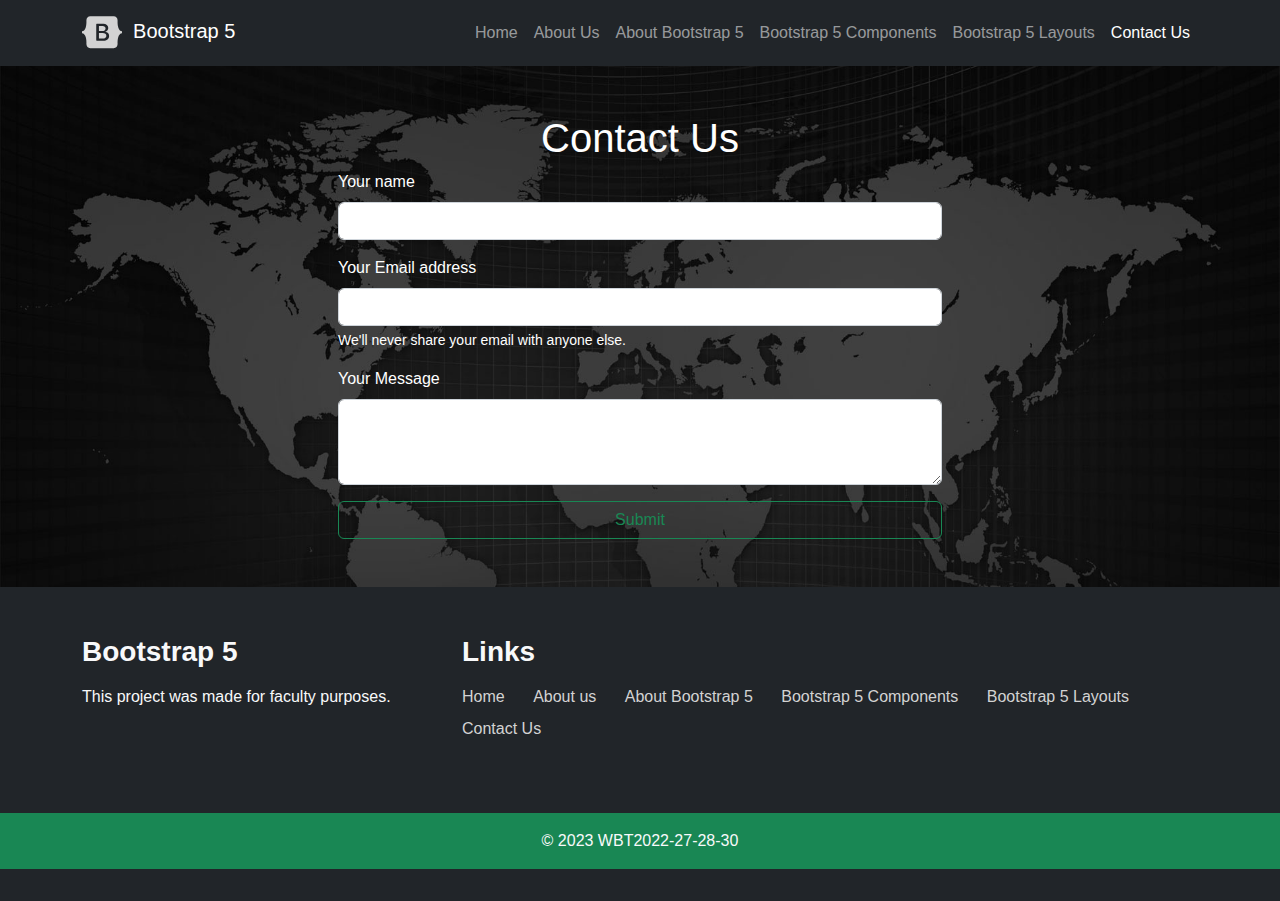
<file: contact.html>
<!DOCTYPE html>
<html lang="en">
<head>
    <meta charset="UTF-8">
    <meta http-equiv="X-UA-Compatible" content="IE=edge">
    <meta name="viewport" content="width=device-width, initial-scale=1.0">
    <meta name="description" content="On this page, you can contact the authors of this website using the given form.">
    <title>WBT2022-27-28-30 Bootstrap 5</title>
    <link rel="stylesheet" href="./css/bootstrap.css">
    <link rel="stylesheet" href="./css/contact.css">
    <link rel="stylesheet" href="./css/footer.css">
</head>

<body class="d-flex flex-column min-vh-100 image">
    
    <header class="sticky-top">
        <!--NAVBAR-->
        <nav class="navbar navbar-expand-lg bg-dark navbar-dark">
            <div class="container">
              <a class="navbar-brand" href="#">
                <svg width="40px" height="40px" viewBox="0 0 24 24" fill="none" xmlns="http://www.w3.org/2000/svg">
                  <path fill-rule="evenodd" clip-rule="evenodd" d="M4.98488 2C3.61546 2 2.60217 3.19858 2.64753 4.49844C2.69105 5.74725 2.63451 7.36461 2.22732 8.68359C1.81892 10.0064 1.1282 10.8444 0 10.952V12.1666C1.1282 12.2742 1.81892 13.1122 2.22732 14.4351C2.63451 15.754 2.69105 17.3714 2.64753 18.6202C2.60217 19.9199 3.61546 21.1186 4.98508 21.1186H19.0169C20.3864 21.1186 21.3995 19.9201 21.3541 18.6202C21.3106 17.3714 21.3671 15.754 21.7743 14.4351C22.1829 13.1122 22.8718 12.2742 24 12.1666V10.952C22.8718 10.8444 22.1829 10.0064 21.7743 8.68359C21.3671 7.36481 21.3106 5.74725 21.3541 4.49844C21.3995 3.19878 20.3864 2 19.0169 2H4.98468H4.98488ZM16.2712 13.7687C16.2712 15.5586 14.9361 16.6441 12.7206 16.6441H8.94915C8.84127 16.6441 8.7378 16.6012 8.66152 16.5249C8.58523 16.4486 8.54237 16.3452 8.54237 16.2373V6.88136C8.54237 6.77347 8.58523 6.67001 8.66152 6.59372C8.7378 6.51743 8.84127 6.47458 8.94915 6.47458H12.6991C14.5464 6.47458 15.7588 7.47525 15.7588 9.01166C15.7588 10.09 14.9433 11.0555 13.9041 11.2245V11.2809C15.3187 11.4361 16.2712 12.4156 16.2712 13.7687ZM12.3094 7.76407H10.1589V10.8015H11.9701C13.3702 10.8015 14.1423 10.2377 14.1423 9.2299C14.1423 8.28556 13.4784 7.76407 12.3094 7.76407ZM10.1589 12.0068V15.3542H12.3885C13.8462 15.3542 14.6184 14.7692 14.6184 13.6699C14.6184 12.5704 13.8246 12.0066 12.2947 12.0066H10.1589V12.0068Z" fill="#d3d3d3"/>
                </svg>&nbsp;&nbsp;Bootstrap 5</a>
              <button class="navbar-toggler" type="button" data-bs-toggle="collapse" data-bs-target="#navbarSupportedContent" aria-controls="navbarSupportedContent" aria-expanded="false" aria-label="Toggle navigation">
                <span class="navbar-toggler-icon"></span>
              </button>
              <div class="collapse navbar-collapse" id="navbarSupportedContent">
                <ul class="navbar-nav ms-auto mb-2 mb-lg-0">
                  <li class="nav-item">
                    <a class="nav-link" aria-current="page" href="./index.html">Home</a>
                  </li>
                  <li class="nav-item">
                    <a class="nav-link" href="./about-us.html">About Us</a>
                  </li>
                  <li class="nav-item">
                    <a class="nav-link" href="./about-bootstrap.html">About Bootstrap 5</a>
                  </li>
                  <li class="nav-item">
                    <a class="nav-link" href="./bootstrap-components.html">Bootstrap 5 Components</a>
                  </li>
                  <li class="nav-item">
                    <a class="nav-link" href="./bootstrap-layouts.html">Bootstrap 5 Layouts</a>
                  </li>
                  <li class="nav-item">
                    <a class="nav-link active" href="./contact.html">Contact Us</a>
                  </li>
                </ul>
              </div>
            </div>
        </nav>
    </header>
    <!--FORM-->
    <main>
      <div class="row">
        <div class="col-1 col-sm-1 col-md-1 col-lg-3">
        </div>
            <div class="col-10 col-sm-10 col-md-10 col-lg-6">
              <div class="container mt-5 d-flex justify-content-center pb-5">
                <form id="form" method="POST" action="formsending.php">
                    <h1 class="text-center" style="color:white">Contact Us</h1>
                    <div class="mb-3 ">
                      <label for="nameInput" class="form-label" style="color:white;">Your name</label>
                      <input type="text" name="name" class="form-control" id="nameInput" aria-describedby="emailHelp" required>
                    </div>
                    <div class="mb-3 ">
                      <label for="emailInput" class="form-label" style="color:white;">Your Email address</label>
                      <input id="email" name="email" type="email" class="form-control" id="emailInput" aria-describedby="emailHelp" required>
                      <div id="emailHelp" class="form-text" style="color:white;">We'll never share your email with anyone else.</div>
                    </div>
                    <div class="mb-3 ">
                      <label for="messageInput" class="form-label" style="color:white;">Your Message</label>
                      <textarea class="form-control" name="message" id="messageInput" rows="3"></textarea>
                    </div>
                    <input type="submit" class="btn btn-outline-success form-control" value="Submit">
                </form>
               </div>
            </div>
            <div class="col-1 col-sm-1 col-md-1 col-lg-3">
            </div>
      </div>
    </main>

    <!-- FOOTER -->
    <footer class="bg-dark text-light mt-auto">
      <div class="container py-5">
        <div class="row">
          <div class="col-md-4 mb-4">
            <h3 class="mb-3"><b>Bootstrap 5</b></h3>
            <p>
              This project was made for faculty purposes.
            </p>
          </div>
    
          <div class="col-md-8">
            <h3 class="mb-3"><b>Links</b></h3>
            <ul class="list-unstyled">
              <li class="mb-2"><a href="index.html" class="text-decoration-none">Home</a></li>
              <li class="mb-2"><a href="about-us.html" class="text-decoration-none">About us</a></li>
              <li class="mb-2"><a href="about-bootstrap.html" class="text-decoration-none">About Bootstrap 5</a></li>
              <li class="mb-2"><a href="bootstrap-components.html" class="text-decoration-none">Bootstrap 5 Components</a></li>
              <li class="mb-2"><a href="bootstrap-layouts.html" class="text-decoration-none">Bootstrap 5 Layouts</a></li>
              <li class="mb-2"><a href="contact.html" class="text-decoration-none">Contact Us</a></li>
            </ul>
          </div>
        </div>
      </div>
      <div class="bg-success text-center py-3">
        © 2023 WBT2022-27-28-30
      </div>
    </footer>
    
    <script src="js/bootstrap.bundle.js"></script>
</body>
</html>
</file>
<file: css/main.css>
body
{
    font-family: "Century Gothic", CenturyGothic, Geneva, AppleGothic, sans-serif;
    background-color: #1E1E1E;
    height: 100%;
}

/* Cards */

.card
{
    background-color: #333333;
    color: #d3d3d3;
    font-size:larger;
    border: 2px solid black;
} 

.card-header
{
    background-color: #252526;
    color: white;
}

.card-text 
{
    text-align: justify;
    font-size: 0.9em;
}

.card-footer
{
    background-color: #252526;   
}

.card-footer a 
{
    font-size: 1em;
}

/* Carousel */

#carouselSlide h1 
{
    position: relative;
    top: -0.5em;
    font-size: 6em;
    font-weight: 200;
}

.carousel-caption h1
{
    font-size: 8em;
}

.carousel-caption 
{
    position: absolute;
    top: 40%;
}

.carouselImage 
{
    height: 500px;
}

.carouselImage img 
{
    width: 100%;
    height: 100%;
}

/* Component example card */

.componentExample 
{
    background-color: #333333;
}

#componentExampleText 
{
    color: lightgray;
    font-size: large;
}

#sitesImages h1 
{
    color: lightgray;
}

#sitesImages a 
{
    display: inline-block;
}

/* Table in About Bootstrap 5 page */

table th
{
    font-weight: bold;
    color:white;
}
table td
{
    color:lightgray;
}

table tr:hover 
{
    background-color: #1E1E1E;
} 

table td:hover
{
    color:gray;
}

thead tr 
{
    background-color: #1E1E1E;
}
</file>
<file: css/footer.css>
footer 
{ 
  padding-bottom: 2em;
  z-index: 2;
}

footer ul li 
{
  display: inline-block;
  margin-right: 1.5em;
}

footer ul li a 
{
  color: lightgray;
  font-size: 1em;
  transition: all 0.3s ease-in-out;
}

footer ul li a:hover 
{
  color: green;
} 

@media (max-width: 770px) 
{
  footer ul li 
  {
    display: block;
    margin-bottom: 1em;
  }
}
</file>
<file: css/external.css>
/* Card hover effect */

.cardHover 
{
    transition: 0.3s;
}

.cardHover:hover 
{
    transform: scale(1.06);
    z-index: 1;
}

/*Colors for showcased codes under the buttons "Show code" */

.blue 
{
    color: #109af7;
}

.lightblue 
{
    color: #4FB8FE;
}

.orange 
{
    color: #CE9178;
}

.gray 
{
    color: gray;
}

.lightgray 
{
    color: lightgray;
}
</file>
<file: css/contact.css>
html 
{
    box-sizing: content-box;
}

body
{
    font-family: "Century Gothic", CenturyGothic, Geneva, AppleGothic, sans-serif;
    background-image: url('../img/mapa.jpg');
    background-size: 100% 100%;
    background-repeat:no-repeat;
    overflow-x: hidden;
    height: 100%;
    display: flex;
}

#form
{
    width:100%;
}

@media only screen and (min-width: 1400px) and (max-width: 1600px) 
{
    #footerNav a 
    {
        font-size: 0.8em;
    }
}

@media only screen and (max-width: 1400px) 
{
    #footerNav a 
    {
        font-size: 0.6em;
    }
}

@media only screen and (min-width: 1120px) and (max-width: 1400px) 
{
    #footerNav a 
    {
        font-size: 0.6em;
    }
}

@media only screen and (max-width: 1120px) 
{
    #footerNav a 
    {
        font-size: 0.5em;
    }
}
</file>
